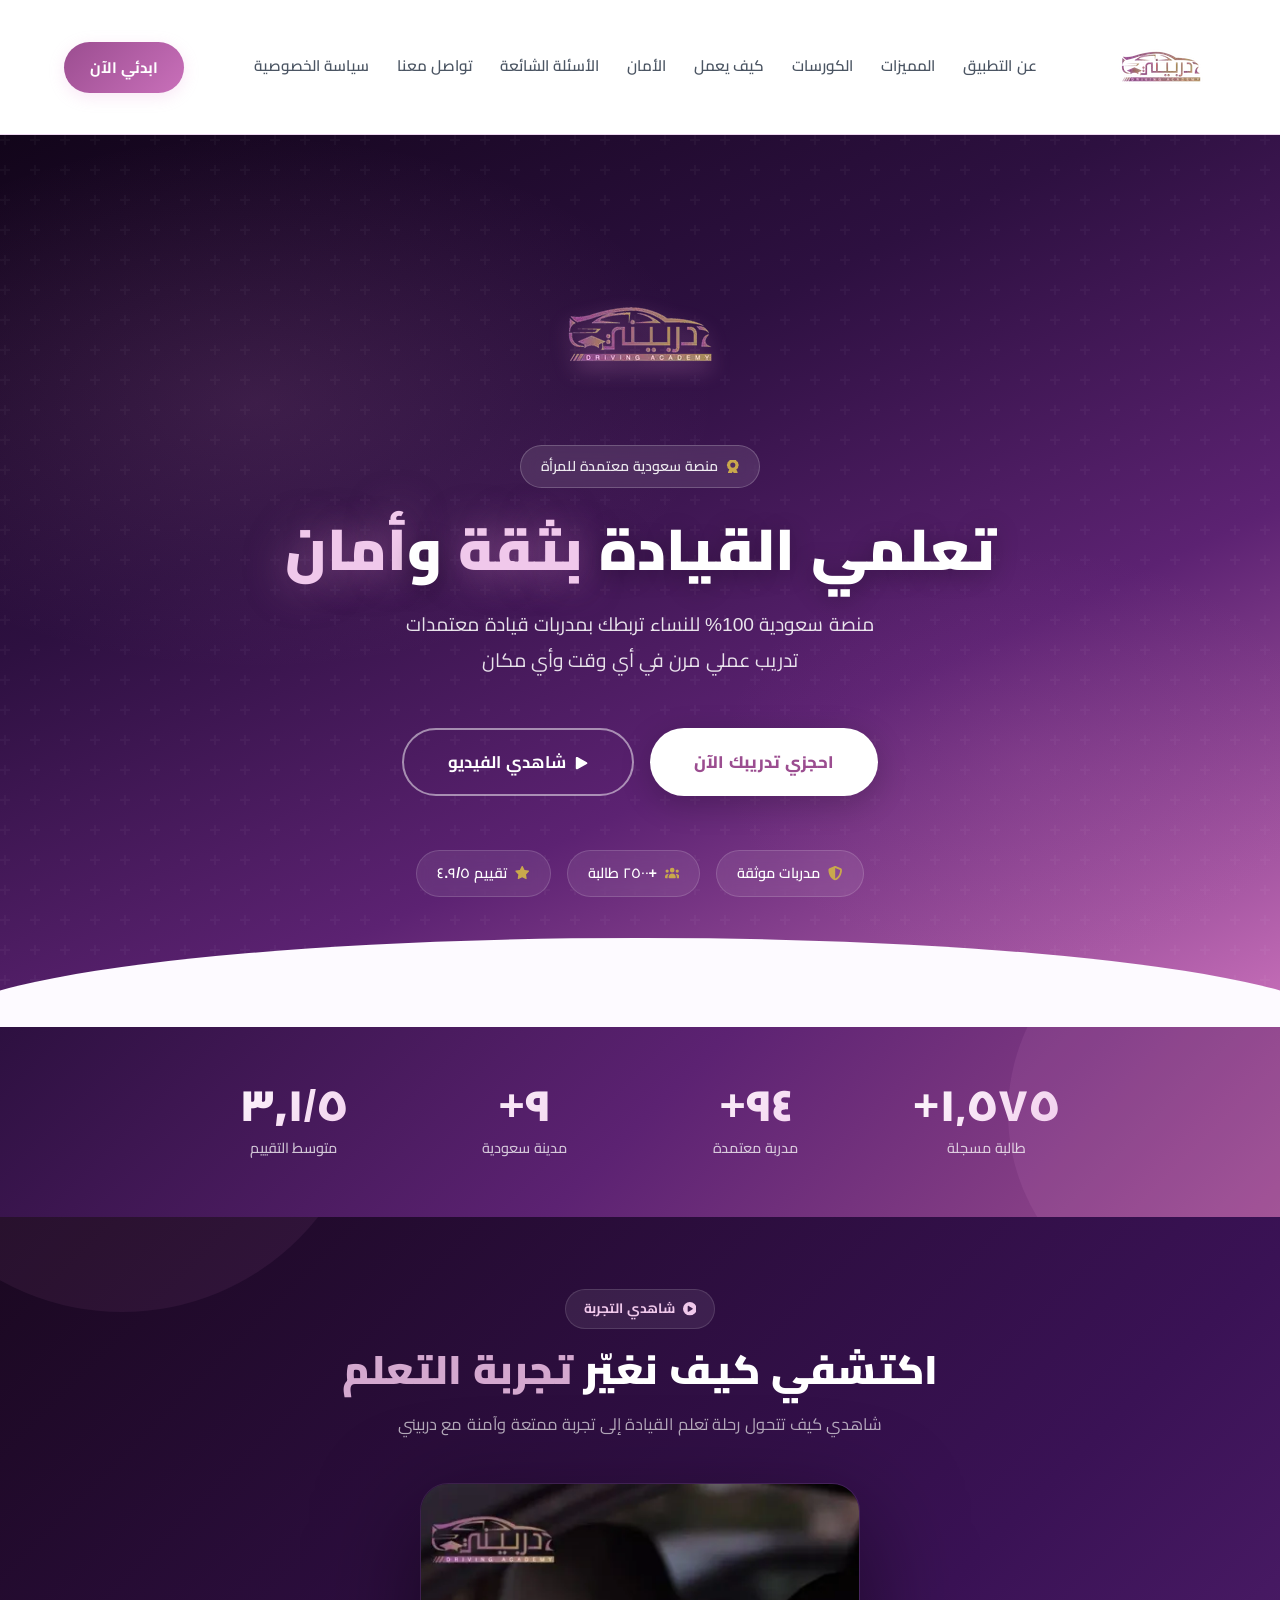
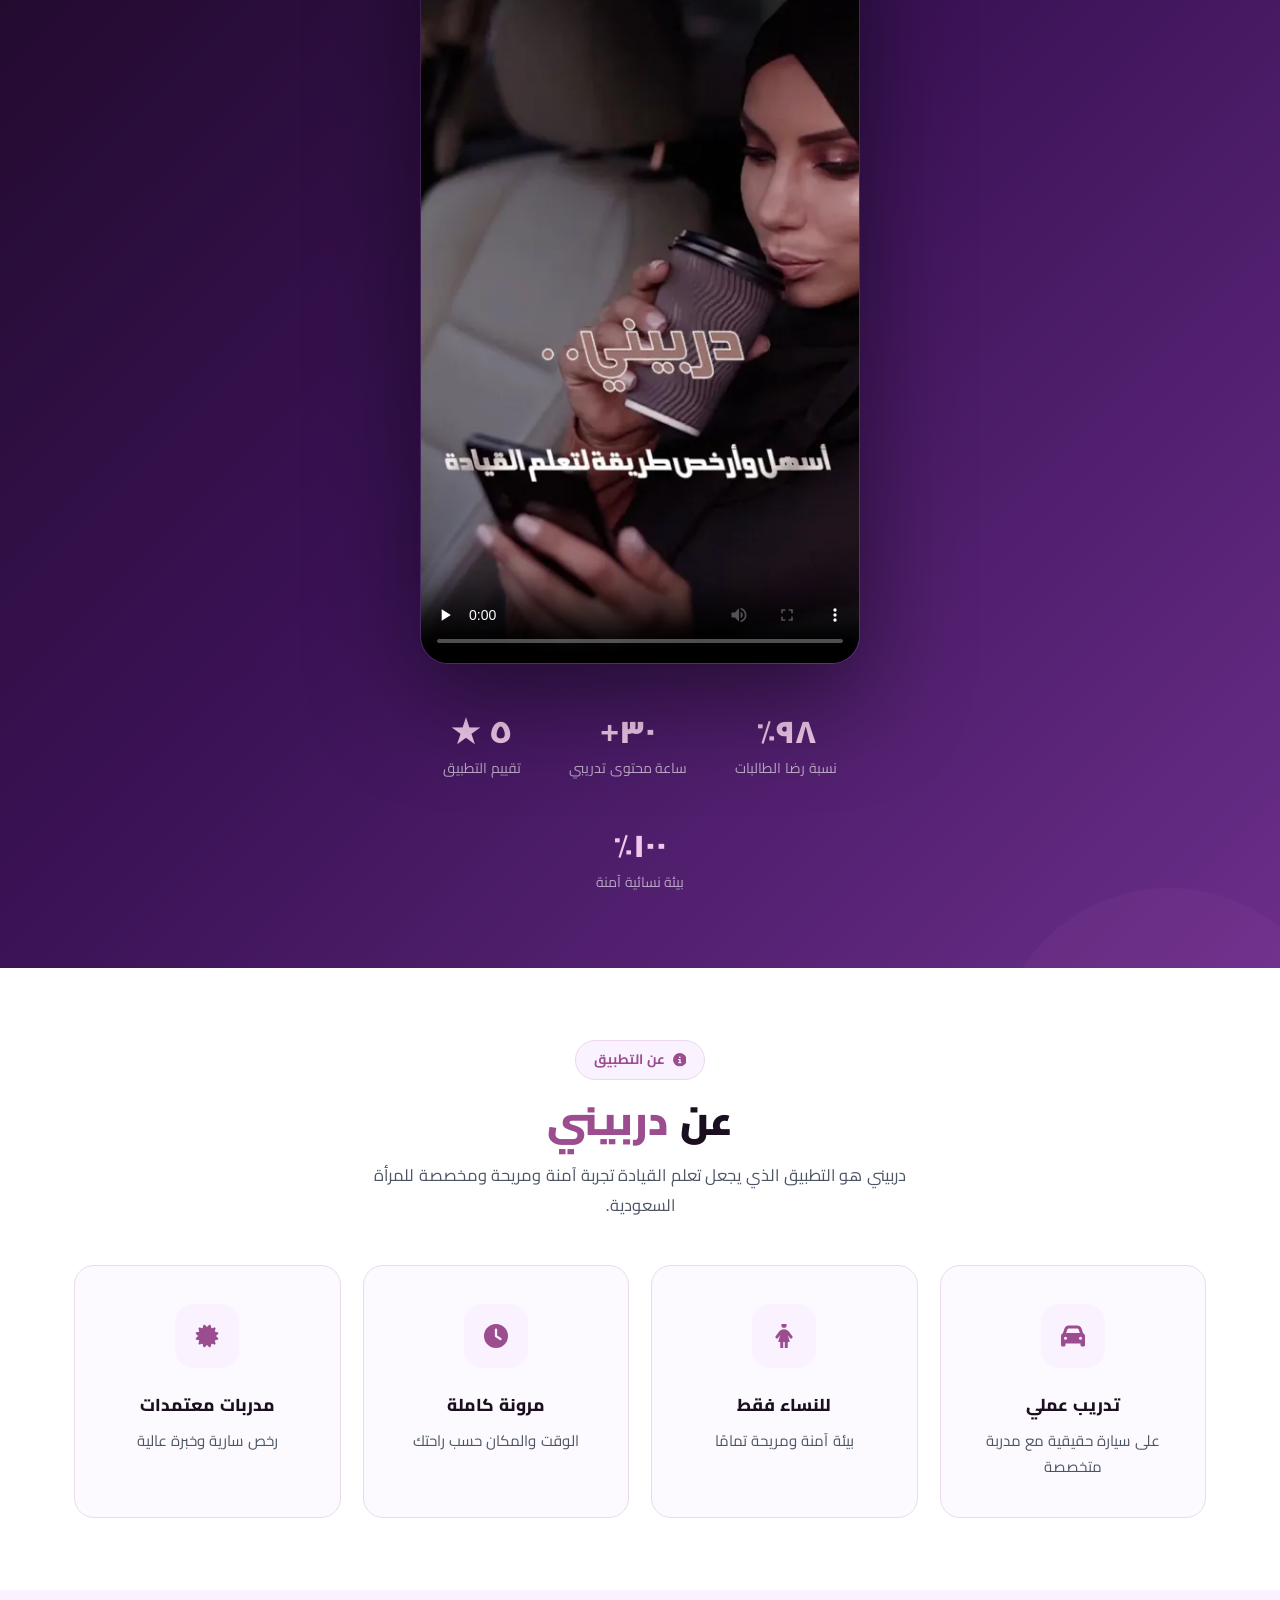
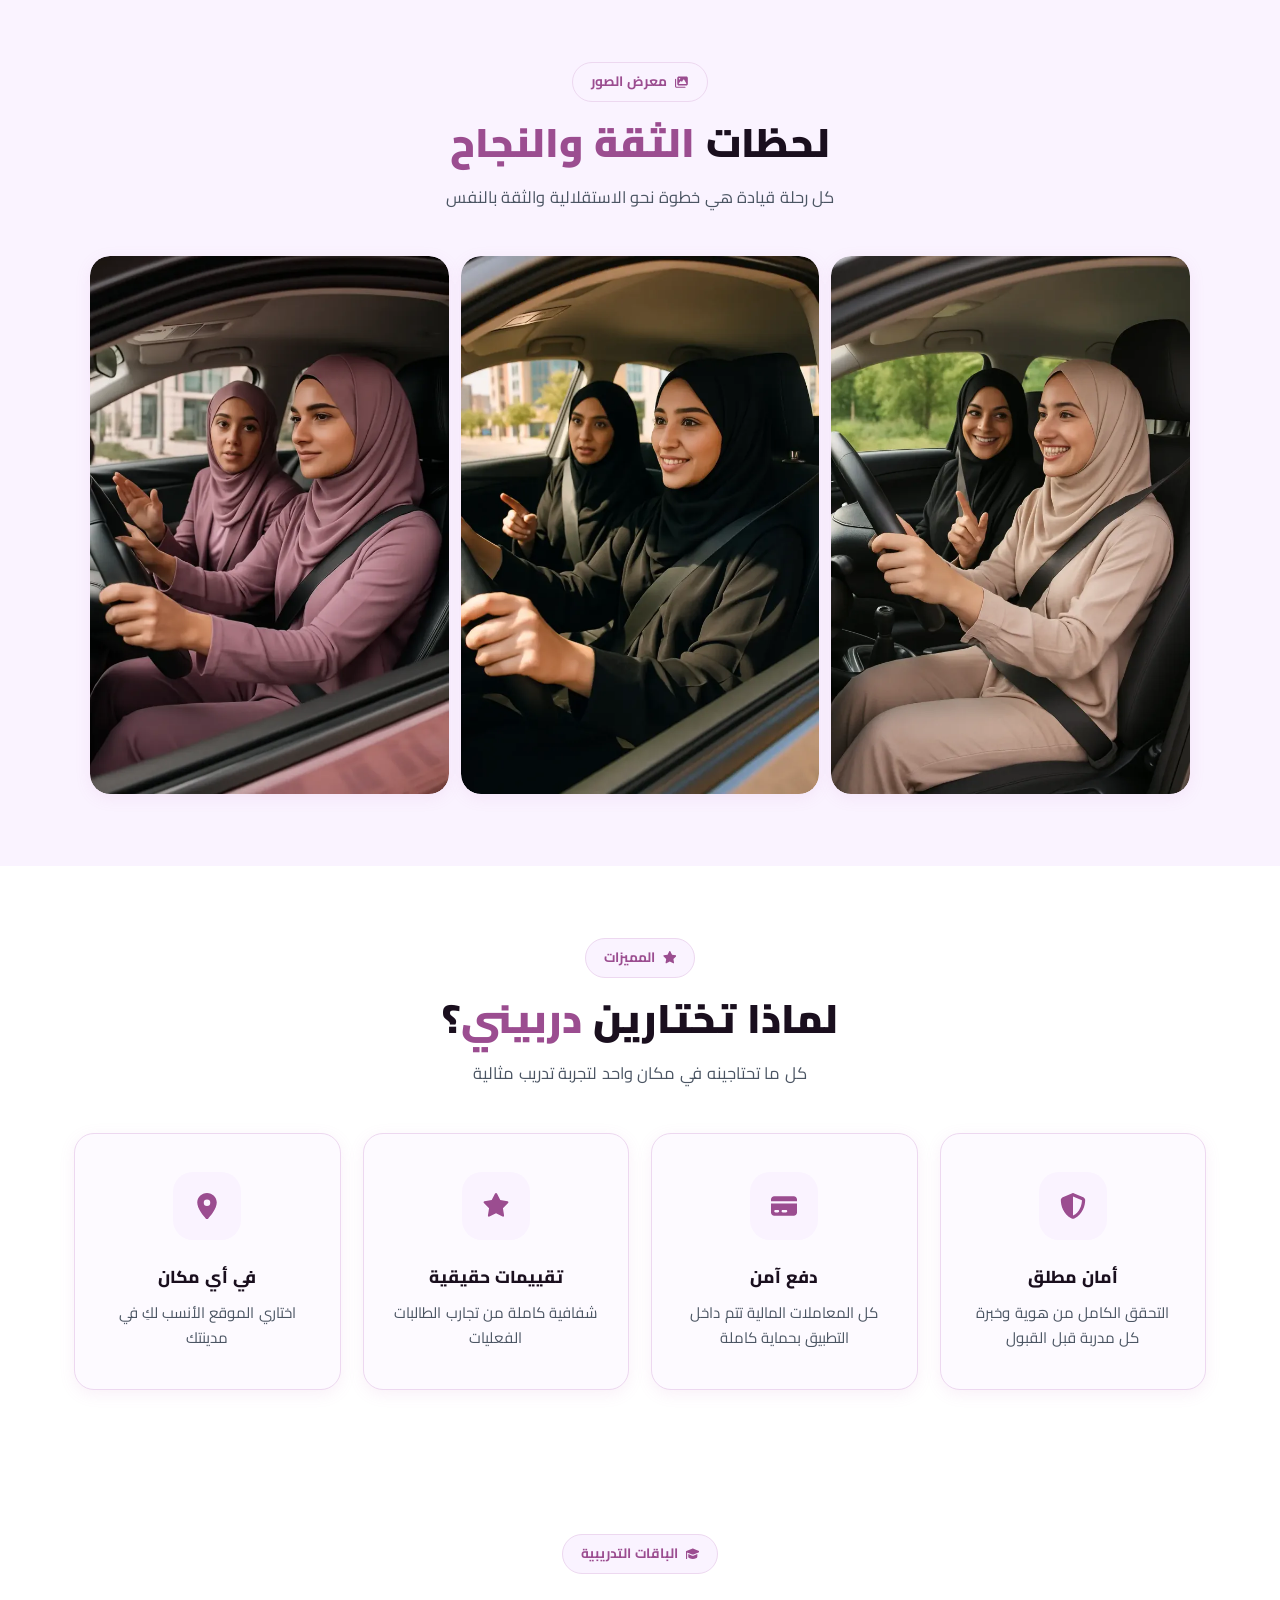
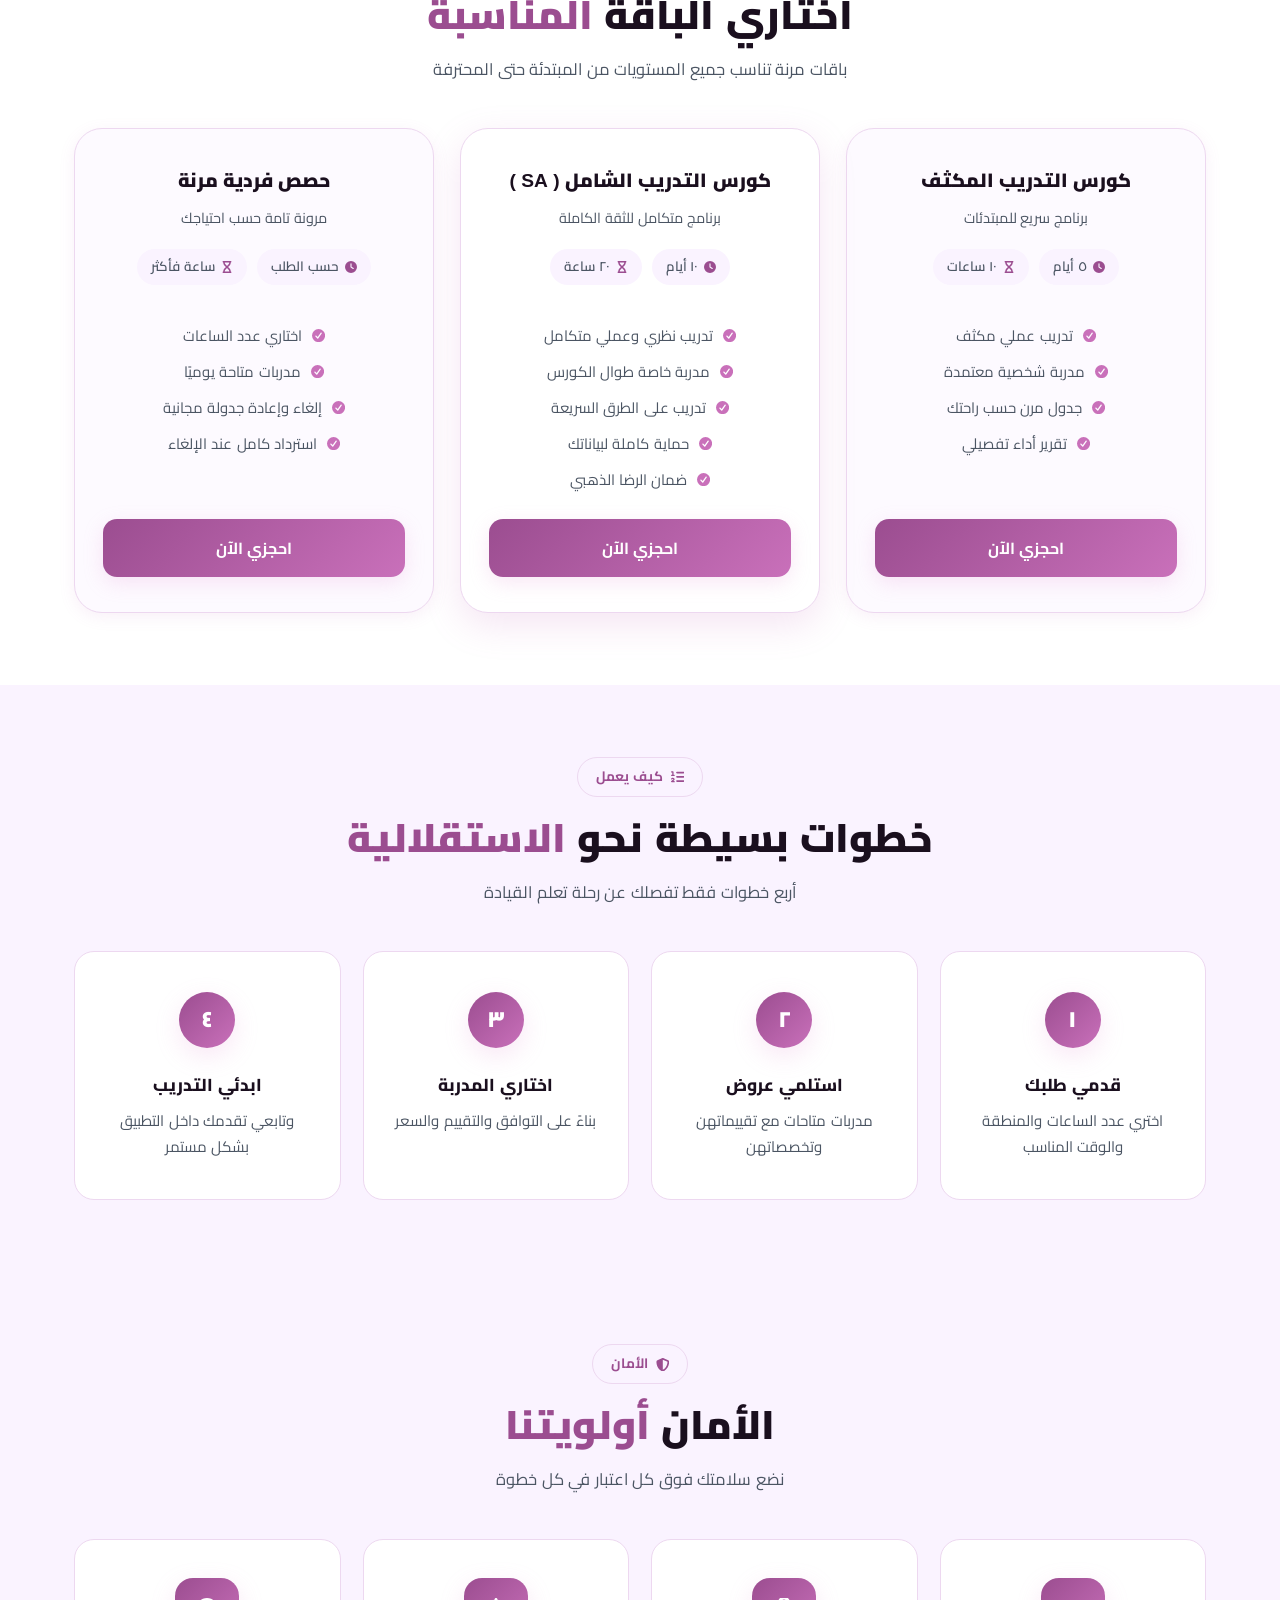
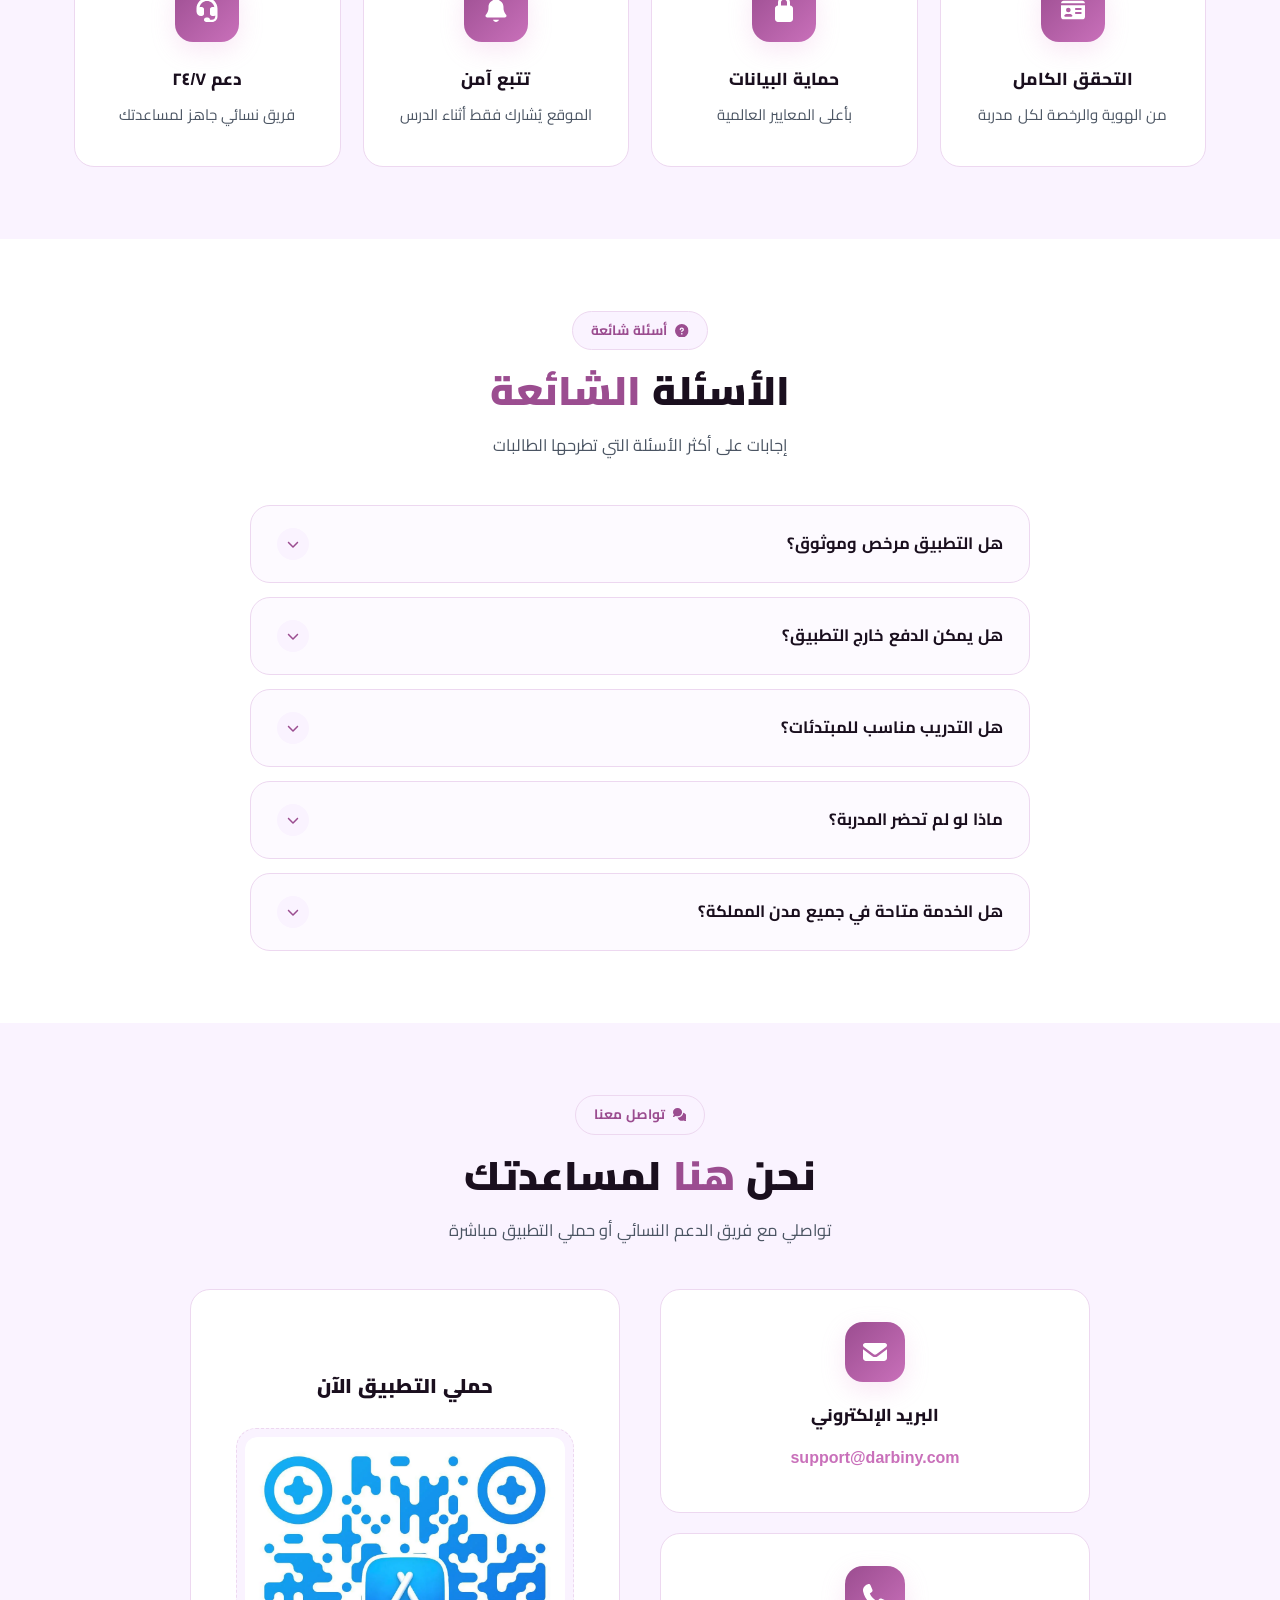
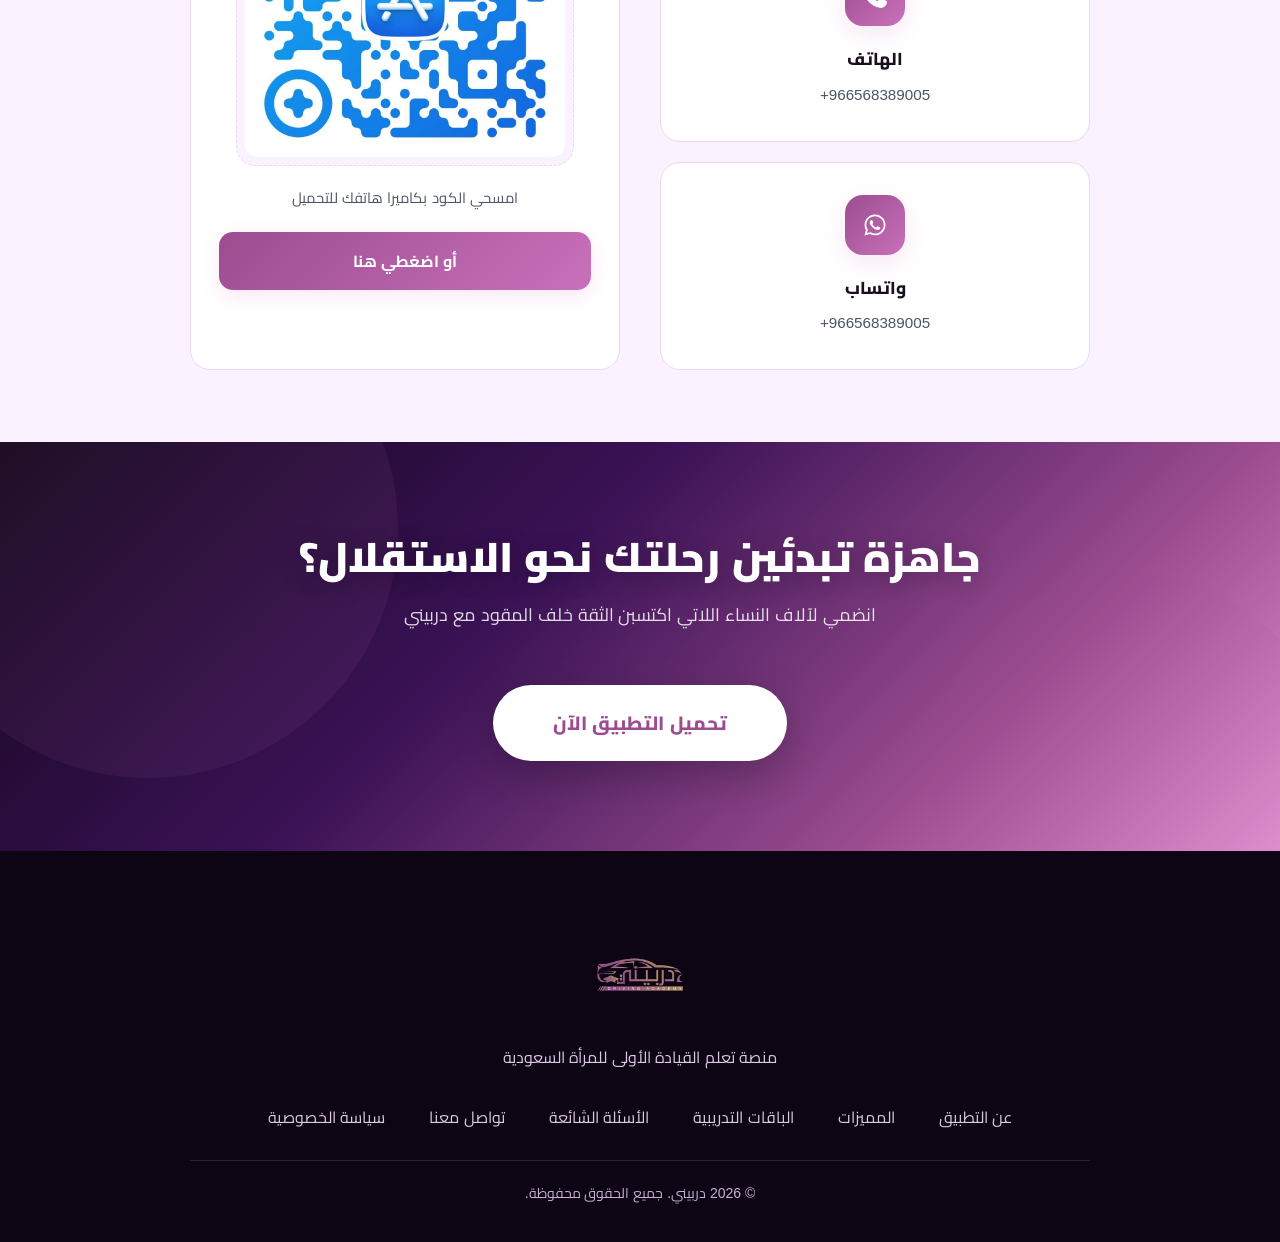
<file: index.html>
<!doctype html>
<html lang="ar" dir="rtl">
  <head>
    <meta charset="UTF-8" />
    <meta
      name="viewport"
      content="width=device-width, initial-scale=1.0, viewport-fit=cover"
    />
    <title>دربيني | تعلمي القيادة بثقة وأمان - منصة سعودية معتمدة</title>
    <meta
      name="description"
      content="دربيني: منصة سعودية 100% للنساء لتعلم القيادة مع مدربات معتمدات. تدريب عملي مرن في أي وقت وأي مكان."
    />
    <link rel="icon" href="media/Logo.gif" />
    <link rel="canonical" href="https://darbiny.com/" />
    <link rel="alternate" hreflang="ar-SA" href="https://darbiny.com/" />
    <link rel="alternate" hreflang="x-default" href="https://darbiny.com/" />
    <meta name="theme-color" content="#c970ba" />
    <meta property="og:type" content="website" />
    <meta
      property="og:title"
      content="دربيني | تعلمي القيادة بثقة وأمان - منصة سعودية معتمدة"
    />
    <meta
      property="og:description"
      content="دربيني: منصة سعودية 100% للنساء لتعلم القيادة مع مدربات معتمدات. تدريب عملي مرن في أي وقت وأي مكان."
    />
    <meta property="og:url" content="https://darbiny.com/" />
    <meta property="og:site_name" content="دربيني" />
    <meta property="og:locale" content="ar_SA" />
    <meta
      property="og:image"
      content="https://darbiny.com/media/videoCover.webp"
    />
    <meta property="og:image:width" content="720" />
    <meta property="og:image:height" content="1280" />
    <meta
      property="og:image:alt"
      content="شعار دربيني - منصة تعلم القيادة للنساء"
    />
    <meta name="twitter:card" content="summary" />
    <meta
      name="twitter:title"
      content="دربيني | تعلمي القيادة بثقة وأمان - منصة سعودية معتمدة"
    />
    <meta
      name="twitter:description"
      content="دربيني: منصة سعودية 100% للنساء لتعلم القيادة مع مدربات معتمدات. تدريب عملي مرن في أي وقت وأي مكان."
    />
    <link
      rel="preload"
      as="font"
      type="font/woff2"
      crossorigin
      href="media/fonts/cairo-arabic.woff2"
      fetchpriority="high"
    />
    <style>
      /* Critical CSS — Above‑the‑fold only (Navbar + Hero) */
      @font-face {
        font-family: "Cairo";
        font-style: normal;
        font-weight: 400 900;
        font-display: block;
        src: url("media/fonts/cairo-arabic.woff2") format("woff2");
        unicode-range:
          U+0600-06FF, U+0750-077F, U+0870-088E, U+0890-0891, U+0897-08E1,
          U+08E3-08FF, U+200C-200E, U+2010-2011, U+204F, U+2E41, U+FB50-FDFF,
          U+FE70-FE74, U+FE76-FEFC, U+102E0-102FB, U+10E60-10E7E, U+10EC2-10EC4,
          U+10EFC-10EFF, U+1EE00-1EE03, U+1EE05-1EE1F, U+1EE21-1EE22, U+1EE24,
          U+1EE27, U+1EE29-1EE32, U+1EE34-1EE37, U+1EE39, U+1EE3B, U+1EE42,
          U+1EE47, U+1EE49, U+1EE4B, U+1EE4D-1EE4F, U+1EE51-1EE52, U+1EE54,
          U+1EE57, U+1EE59, U+1EE5B, U+1EE5D, U+1EE5F, U+1EE61-1EE62, U+1EE64,
          U+1EE67-1EE6A, U+1EE6C-1EE72, U+1EE74-1EE77, U+1EE79-1EE7C, U+1EE7E,
          U+1EE80-1EE89, U+1EE8B-1EE9B, U+1EEA1-1EEA3, U+1EEA5-1EEA9,
          U+1EEAB-1EEBB, U+1EEF0-1EEF1;
      }
      .icon {
        display: inline-block;
        width: 1em;
        height: 1em;
        fill: currentColor;
        vertical-align: middle;
        flex-shrink: 0;
      }
      :root {
        --primary: #c970ba;
        --primary-light: #e293d1;
        --primary-dark: #9b4d90;
        --primary-glow: rgba(226, 147, 209, 0.22);
        --accent: #c9a84c;
        --text: #1a0f1e;
        --light-text: #4b5563;
        --muted-text: #6b7280;
        --bg: #fdfaff;
        --bg-soft: #faf3ff;
        --bg-card: #fff;
        --border: #edd8f0;
        --white: #fff;
        --shadow-sm: 0 4px 16px rgba(201, 112, 186, 0.1);
        --shadow-md: 0 12px 36px rgba(201, 112, 186, 0.18);
        --shadow-lg: 0 24px 64px rgba(201, 112, 186, 0.24);
        --radius-sm: 14px;
        --radius: 20px;
        --radius-lg: 28px;
      }
      *,
      :after,
      :before {
        margin: 0;
        padding: 0;
        box-sizing: border-box;
      }
      html {
        scroll-behavior: smooth;
      }
      body {
        font-family: "Cairo", sans-serif;
        background: var(--bg);
        color: var(--text);
        direction: rtl;
        line-height: 1.75;
        -webkit-font-smoothing: antialiased;
        -webkit-tap-highlight-color: transparent;
        min-height: 100vh;
      }
      :focus-visible {
        outline: 3px solid var(--primary);
        outline-offset: 2px;
        border-radius: 4px;
      }
      .cta-primary:focus-visible,
      .cta-secondary:focus-visible,
      .btn-course:focus-visible {
        outline-offset: 3px;
        outline-color: var(--accent);
      }
      .skip-link {
        position: fixed;
        top: -100%;
        right: 16px;
        z-index: 10000;
        background: var(--primary-dark);
        color: #fff;
        padding: 12px 24px;
        border-radius: 0 0 var(--radius-sm) var(--radius-sm);
        font-weight: 700;
        font-size: 1rem;
        text-decoration: none;
        transition: top 0.25s ease;
      }
      .skip-link:focus {
        top: 0;
      }
      .container {
        max-width: 1180px;
        margin: 0 auto;
        padding: 0 24px;
      }
      .navbar {
        display: flex;
        align-items: center;
        justify-content: space-between;
        padding: 12px 5%;
        background: rgba(255, 255, 255, 0.97);
        -webkit-backdrop-filter: blur(20px);
        backdrop-filter: blur(20px);
        position: sticky;
        top: 0;
        z-index: 1000;
        border-bottom: 1px solid var(--border);
        will-change: backdrop-filter;
        transition: box-shadow 0.35s ease, padding 0.35s ease;
        gap: 16px;
        flex-wrap: wrap;
      }
      .navbar.scrolled {
        padding: 8px 5%;
        box-shadow: 0 6px 28px rgba(201, 112, 186, 0.14);
      }
      .logo {
        display: flex;
        align-items: center;
        gap: 10px;
        text-decoration: none;
        z-index: 10;
        flex-shrink: 0;
      }
      .logo img {
        height: 110px;
        width: auto;
        object-fit: contain;
        transition:
          transform 0.3s ease,
          height 0.3s ease;
      }
      .logo img:hover {
        transform: scale(1.04);
      }
      .desktop-nav {
        display: flex;
        gap: 28px;
        flex-wrap: wrap;
        justify-content: center;
      }
      .desktop-nav a {
        text-decoration: none;
        color: var(--light-text);
        font-weight: 600;
        font-size: 0.95rem;
        transition: color 0.25s;
        position: relative;
        padding-bottom: 1px;
      }
      .desktop-nav a:after {
        content: "";
        position: absolute;
        bottom: 0;
        right: 0;
        width: 0;
        height: 2px;
        background: var(--primary);
        border-radius: 2px;
        transition: width 0.3s ease;
      }
      .desktop-nav a:hover {
        color: var(--primary);
      }
      .desktop-nav a:hover:after {
        width: 100%;
      }
      .cta {
        background: linear-gradient(
          135deg,
          var(--primary-dark),
          var(--primary)
        );
        color: #fff;
        border: none;
        padding: 11px 26px;
        border-radius: 50px;
        font-weight: 700;
        font-size: 0.95rem;
        font-family: "Cairo", sans-serif;
        cursor: pointer;
        transition: transform 0.3s ease, box-shadow 0.3s ease;
        box-shadow: 0 4px 16px var(--primary-glow);
        white-space: nowrap;
      }
      .cta:hover {
        transform: translateY(-2px);
        box-shadow: 0 8px 28px var(--primary-glow);
      }
      .hamburger {
        display: none;
        flex-direction: column;
        justify-content: center;
        align-items: center;
        gap: 5px;
        width: 44px;
        height: 44px;
        cursor: pointer;
        z-index: 20;
        background: none;
        border: none;
        padding: 0;
      }
      .hamburger span {
        display: block;
        width: 28px;
        height: 3px;
        background: var(--light-text);
        border-radius: 3px;
        transition: transform 0.35s cubic-bezier(0.4, 0, 0.2, 1), opacity 0.35s ease;
        position: relative;
        flex-shrink: 0;
      }
      .hamburger.active span:first-child {
        transform: rotate(45deg) translate(5px, 5px);
      }
      .hamburger.active span:nth-child(2) {
        opacity: 0;
        transform: scale(0.2);
      }
      .hamburger.active span:nth-child(3) {
        transform: rotate(-45deg) translate(6px, -6px);
      }
      .mobile-menu {
        position: fixed;
        top: 0;
        left: 0;
        width: 100%;
        height: 100vh;
        background: rgba(255, 255, 255, 0.98);
        -webkit-backdrop-filter: blur(25px);
        backdrop-filter: blur(25px);
        display: flex;
        flex-direction: column;
        align-items: center;
        justify-content: flex-start;
        padding: 90px 20px 40px;
        gap: 28px;
        z-index: 999;
        visibility: hidden;
        opacity: 0;
        transform: translateY(-100%);
        transition:
          transform 0.5s cubic-bezier(0.32, 0.72, 0, 1),
          opacity 0.4s ease,
          visibility 0s 0.5s;
        border-bottom: 1px solid var(--border);
        will-change: backdrop-filter;
        overflow-y: auto;
        -webkit-overflow-scrolling: touch;
        overscroll-behavior: contain;
      }
      .mobile-menu.active {
        visibility: visible;
        opacity: 1;
        transform: translateY(0);
        transition:
          transform 0.5s cubic-bezier(0.32, 0.72, 0, 1),
          opacity 0.4s ease,
          visibility 0s 0s;
      }
      .mobile-menu nav {
        flex-direction: column;
        gap: 28px;
        align-items: center;
        display: flex;
      }
      .mobile-menu nav a {
        font-size: 1.35rem;
        padding: 8px 0;
        text-decoration: none;
        color: var(--text);
        font-weight: 700;
      }
      .mobile-menu .cta {
        padding: 14px 36px;
        font-size: 1.1rem;
        margin-top: 16px;
      }
      @media (max-width: 992px) {
        .hamburger {
          display: flex;
        }
        .desktop-nav,
        .desktop-cta {
          display: none;
        }
        .logo img {
          height: 85px;
        }
        .navbar {
          padding: 10px 5%;
        }
      }
      @media (max-width: 480px) {
        .navbar {
          padding: 5px 3%;
        }
        .logo img {
          height: 75px;
        }
        .mobile-menu {
          gap: 24px;
        }
        .mobile-menu nav a {
          font-size: 1.25rem;
        }
      }
      .hero {
        background: linear-gradient(
          155deg,
          #12051a 0%,
          #2d1040 35%,
          #5c2272 65%,
          #c970ba 100%
        );
        color: #fff;
        padding: 100px 20px 130px;
        text-align: center;
        position: relative;
        overflow: hidden;
      }
      .hero:before {
        content: "";
        position: absolute;
        inset: 0;
        background:
          radial-gradient(
            ellipse 60% 50% at 20% 30%,
            rgba(226, 147, 209, 0.12) 0%,
            transparent 60%
          ),
          radial-gradient(
            ellipse 40% 40% at 80% 70%,
            rgba(201, 112, 186, 0.1) 0%,
            transparent 60%
          ),
          url("data:image/svg+xml,%3Csvg width='60' height='60' viewBox='0 0 60 60' xmlns='http://www.w3.org/2000/svg'%3E%3Cg fill='none' fill-rule='evenodd'%3E%3Cg fill='%23ffffff' fill-opacity='0.03'%3E%3Cpath d='M36 34v-4h-2v4h-4v2h4v4h2v-4h4v-2h-4zm0-30V0h-2v4h-4v2h4v4h2V6h4V4h-4zM6 34v-4H4v4H0v2h4v4h2v-4h4v-2H6zM6 4V0H4v4H0v2h4v4h2V6h4V4H6z'/%3E%3C/g%3E%3C/g%3E%3C/svg%3E");
        pointer-events: none;
      }
      .hero:after {
        content: "";
        position: absolute;
        bottom: -1px;
        left: 0;
        right: 0;
        height: 90px;
        background: var(--bg);
        clip-path: ellipse(55% 100% at 50% 100%);
      }
      .hero-content {
        position: relative;
        z-index: 1;
        max-width: 820px;
        margin: 0 auto;
      }
      .hero-logo {
        margin-bottom: 10px;
      }
      .hero-logo {
        display: flex;
        align-items: center;
        justify-content: center;
        margin-bottom: 10px;
      }
      .hero-logo img {
        height: 200px;
        width: auto;
        max-width: 100%;
        object-fit: contain;
        filter: drop-shadow(0 8px 10px rgba(226, 147, 209, 0.4));
        animation: floatLogo 4s ease-in-out 1;
      }
      @keyframes floatLogo {
        0%,
        to {
          transform: translateY(0);
        }
        50% {
          transform: translateY(-10px);
        }
      }
      .hero-badge {
        display: inline-flex;
        align-items: center;
        gap: 8px;
        background: rgba(255, 255, 255, 0.1);
        border: 1px solid rgba(255, 255, 255, 0.2);
        color: rgba(255, 255, 255, 0.9);
        padding: 8px 20px;
        border-radius: 50px;
        font-size: 0.88rem;
        font-weight: 600;
        margin-bottom: 28px;
        backdrop-filter: blur(8px);
      }
      .hero-badge .icon {
        color: var(--accent);
        font-size: 0.85rem;
      }
      .hero-content h1 {
        font-size: 3.6rem;
        font-weight: 900;
        line-height: 1.2;
        margin-bottom: 22px;
        text-shadow: 0 4px 24px rgba(0, 0, 0, 0.3);
      }
      .highlight {
        color: #f0c8eb;
        text-shadow: 0 0 40px rgba(226, 147, 209, 0.5);
      }
      .highlight-soft {
        color: #d4a8cf;
      }
      .hero-subtitle {
        font-size: 1.2rem;
        max-width: 640px;
        margin: 0 auto 48px;
        opacity: 0.88;
        line-height: 1.9;
      }
      .hero-buttons {
        display: flex;
        gap: 16px;
        justify-content: center;
        flex-wrap: wrap;
        margin-bottom: 54px;
      }
      .cta-primary {
        background: #fff;
        color: var(--primary-dark);
        padding: 16px 44px;
        border-radius: 50px;
        font-weight: 800;
        font-size: 1.05rem;
        font-family: "Cairo", sans-serif;
        border: none;
        cursor: pointer;
        transition: transform 0.35s ease, box-shadow 0.35s ease;
        box-shadow: 0 8px 32px rgba(0, 0, 0, 0.2);
      }
      .cta-primary:hover {
        transform: translateY(-5px);
        box-shadow: 0 16px 48px rgba(0, 0, 0, 0.3);
      }
      .cta-secondary {
        background: transparent;
        color: #fff;
        border: 2px solid rgba(255, 255, 255, 0.5);
        padding: 16px 44px;
        border-radius: 50px;
        font-weight: 700;
        font-size: 1.05rem;
        font-family: "Cairo", sans-serif;
        cursor: pointer;
        transition: transform 0.35s ease, background 0.35s ease, border-color 0.35s ease;
      }
      .cta-secondary:hover {
        background: rgba(255, 255, 255, 0.12);
        border-color: #fff;
      }
      .cta-secondary .icon {
        margin-left: 8px;
        font-size: 0.85em;
      }
      .trust-badges {
        display: flex;
        gap: 16px;
        justify-content: center;
        flex-wrap: wrap;
      }
      .trust-badges div {
        display: flex;
        align-items: center;
        gap: 8px;
        background: rgba(255, 255, 255, 0.08);
        border: 1px solid rgba(255, 255, 255, 0.15);
        backdrop-filter: blur(8px);
        padding: 10px 20px;
        border-radius: 50px;
        font-size: 0.9rem;
        font-weight: 600;
      }
      .trust-badges div .icon {
        color: var(--accent);
      }
    </style>

    <!-- Deferred: style.css (غير معيق للعرض) -->
    <link
      rel="stylesheet"
      href="style.css"
      media="print"
      onload="
        this.media = 'all';
        this.onload = null;
      "
    />
    <noscript><link rel="stylesheet" href="style.css" /></noscript>

    <link
      rel="preload"
      as="image"
      href="media/hero-logo.webp"
      fetchpriority="high"
    />

    <script type="application/ld+json">
      {
        "@context": "https://schema.org",
        "@type": "Organization",
        "name": "دربيني",
        "url": "https://darbiny.com/",
        "logo": "https://darbiny.com/media/Logo.gif",
        "description": "منصة سعودية 100% للنساء لتعلم القيادة مع مدربات معتمدات",
        "contactPoint": {
          "@type": "ContactPoint",
          "telephone": "+966-56-838-9005",
          "contactType": "customer support",
          "email": "support@darbiny.com",
          "availableLanguage": ["Arabic", "English"]
        },
        "aggregateRating": {
          "@type": "AggregateRating",
          "ratingValue": "4.9",
          "reviewCount": "2500",
          "bestRating": "5"
        }
      }
    </script>
    <script type="application/ld+json">
      {
        "@context": "https://schema.org",
        "@type": "WebSite",
        "name": "دربيني",
        "url": "https://darbiny.com/",
        "description": "منصة سعودية 100% للنساء لتعلم القيادة مع مدربات معتمدات",
        "inLanguage": "ar",
        "potentialAction": {
          "@type": "SearchAction",
          "target": "https://darbiny.com/?q={search_term_string}",
          "query-input": "required name=search_term_string"
        }
      }
    </script>
    <!-- Google tag (gtag.js) -->
    <script async src="https://www.googletagmanager.com/gtag/js?id=G-D33ZSE5MZ0"></script>
    <script>
      window.dataLayer = window.dataLayer || [];
      function gtag(){dataLayer.push(arguments);}
      gtag('js', new Date());
      gtag('config', 'G-D33ZSE5MZ0');
    </script>

    <script type="application/ld+json">
      {
        "@context": "https://schema.org",
        "@type": "ItemList",
        "name": "الباقات التدريبية دربيني",
        "description": "باقات مرنة لتعلم القيادة للنساء في السعودية",
        "url": "https://darbiny.com/#courses",
        "itemListElement": [
          {
            "@type": "ListItem",
            "position": 1,
            "item": {
              "@type": "Course",
              "name": "كورس التدريب المكثف",
              "description": "برنامج سريع للمبتدئات - تدريب عملي مكثف مع مدربة شخصية معتمدة",
              "provider": {
                "@type": "Organization",
                "name": "دربيني",
                "sameAs": "https://darbiny.com/"
              },
              "timeRequired": "PT10H"
            }
          },
          {
            "@type": "ListItem",
            "position": 2,
            "item": {
              "@type": "Course",
              "name": "كورس التدريب الشامل",
              "description": "برنامج متكامل للثقة الكاملة - تدريب نظري وعملي مع مدربة خاصة",
              "provider": {
                "@type": "Organization",
                "name": "دربيني",
                "sameAs": "https://darbiny.com/"
              },
              "timeRequired": "PT20H"
            }
          },
          {
            "@type": "ListItem",
            "position": 3,
            "item": {
              "@type": "Course",
              "name": "حصص فردية مرنة",
              "description": "مرونة تامة حسب احتياجك - اختاري عدد الساعات والمدربة",
              "provider": {
                "@type": "Organization",
                "name": "دربيني",
                "sameAs": "https://darbiny.com/"
              }
            }
          }
        ]
      }
    </script>
  </head>
  <body>
    <!-- Google Tag Manager (noscript) -->
    <noscript><iframe src="https://www.googletagmanager.com/ns.html?id=GTM-TWV7TV29"
    height="0" width="0" style="display:none;visibility:hidden"></iframe></noscript>
    <!-- End Google Tag Manager (noscript) -->

    <svg
      xmlns="http://www.w3.org/2000/svg"
      style="display: none"
      aria-hidden="true"
    >
      <symbol id="fa-award" viewBox="0 0 448 512">
        <path
          d="M245.9-25.9c-13.4-8.2-30.3-8.2-43.7 0-24.4 14.9-39.5 18.9-68.1 18.3-15.7-.4-30.3 8.1-37.9 21.9-13.7 25.1-24.8 36.2-49.9 49.9-13.8 7.5-22.2 22.2-21.9 37.9 .7 28.6-3.4 43.7-18.3 68.1-8.2 13.4-8.2 30.3 0 43.7 14.9 24.4 18.9 39.5 18.3 68.1-.4 15.7 8.1 30.3 21.9 37.9 22.1 12.1 33.3 22.1 45.1 41.5L42.7 458.5c-5.9 11.9-1.1 26.3 10.7 32.2l86 43c11.5 5.7 25.5 1.4 31.7-9.8l52.8-95.1 52.8 95.1c6.2 11.2 20.2 15.6 31.7 9.8l86-43c11.9-5.9 16.7-20.3 10.7-32.2l-48.6-97.2c11.7-19.4 23-29.4 45.1-41.5 13.8-7.5 22.2-22.2 21.9-37.9-.7-28.6 3.4-43.7 18.3-68.1 8.2-13.4 8.2-30.3 0-43.7-14.9-24.4-18.9-39.5-18.3-68.1 .4-15.7-8.1-30.3-21.9-37.9-25.1-13.7-36.2-24.8-49.9-49.9-7.5-13.8-22.2-22.2-37.9-21.9-28.6 .7-43.7-3.4-68.1-18.3zM224 96a96 96 0 1 1 0 192 96 96 0 1 1 0-192z"
        />
      </symbol>
      <symbol id="fa-bell" viewBox="0 0 448 512">
        <path
          d="M224 0c-17.7 0-32 14.3-32 32l0 3.2C119 50 64 114.6 64 192l0 21.7c0 48.1-16.4 94.8-46.4 132.4L7.8 358.3C2.7 364.6 0 372.4 0 380.5 0 400.1 15.9 416 35.5 416l376.9 0c19.6 0 35.5-15.9 35.5-35.5 0-8.1-2.7-15.9-7.8-22.2l-9.8-12.2C400.4 308.5 384 261.8 384 213.7l0-21.7c0-77.4-55-142-128-156.8l0-3.2c0-17.7-14.3-32-32-32zM162 464c7.1 27.6 32.2 48 62 48s54.9-20.4 62-48l-124 0z"
        />
      </symbol>
      <symbol id="fa-car" viewBox="0 0 512 512">
        <path
          d="M135.2 117.4l-26.1 74.6 293.8 0-26.1-74.6C372.3 104.6 360.2 96 346.6 96L165.4 96c-13.6 0-25.7 8.6-30.2 21.4zM39.6 196.8L74.8 96.3C88.3 57.8 124.6 32 165.4 32l181.2 0c40.8 0 77.1 25.8 90.6 64.3l35.2 100.5c23.2 9.6 39.6 32.5 39.6 59.2l0 192c0 17.7-14.3 32-32 32l-32 0c-17.7 0-32-14.3-32-32l0-32-320 0 0 32c0 17.7-14.3 32-32 32l-32 0c-17.7 0-32-14.3-32-32L0 256c0-26.7 16.4-49.6 39.6-59.2zM128 304a32 32 0 1 0 -64 0 32 32 0 1 0 64 0zm288 32a32 32 0 1 0 0-64 32 32 0 1 0 0 64z"
        />
      </symbol>
      <symbol id="fa-certificate" viewBox="0 0 576 512">
        <path
          d="M239.2-8c-6.1-6.2-15-8.7-23.4-6.4S200.9-5.6 198.8 2.8L183.5 63c-1.1 4.4-5.6 7-9.9 5.7L113.8 51.9c-8.4-2.4-17.4 0-23.5 6.1s-8.5 15.1-6.1 23.5l16.9 59.8c1.2 4.3-1.4 8.8-5.7 9.9L35.1 166.5c-8.4 2.1-15 8.7-17.3 17.1s.2 17.3 6.4 23.4l44.5 43.3c3.2 3.1 3.2 8.3 0 11.5L24.3 305.1c-6.2 6.1-8.7 15-6.4 23.4s8.9 14.9 17.3 17.1l60.2 15.3c4.4 1.1 7 5.6 5.7 9.9L84.2 430.5c-2.4 8.4 0 17.4 6.1 23.5s15.1 8.5 23.5 6.1l59.8-16.9c4.3-1.2 8.8 1.4 9.9 5.7l15.3 60.2c2.1 8.4 8.7 15 17.1 17.3s17.3-.2 23.4-6.4l43.3-44.5c3.1-3.2 8.3-3.2 11.5 0L337.3 520c6.1 6.2 15 8.7 23.4 6.4s14.9-8.9 17.1-17.3L393.1 449c1.1-4.4 5.6-7 9.9-5.7l59.8 16.9c8.4 2.4 17.4 0 23.5-6.1s8.5-15.1 6.1-23.5l-16.9-59.8c-1.2-4.3 1.4-8.8 5.7-9.9l60.2-15.3c8.4-2.1 15-8.7 17.3-17.1s-.2-17.4-6.4-23.4l-44.5-43.3c-3.2-3.1-3.2-8.3 0-11.5l44.5-43.3c6.2-6.1 8.7-15 6.4-23.4s-8.9-14.9-17.3-17.1l-60.2-15.3c-4.4-1.1-7-5.6-5.7-9.9l16.9-59.8c2.4-8.4 0-17.4-6.1-23.5s-15.1-8.5-23.5-6.1L403 68.8c-4.3 1.2-8.8-1.4-9.9-5.7L377.8 2.8c-2.1-8.4-8.7-15-17.1-17.3s-17.3 .2-23.4 6.4L294 36.5c-3.1 3.2-8.3 3.2-11.5 0L239.2-8z"
        />
      </symbol>
      <symbol id="fa-check-circle" viewBox="0 0 512 512">
        <path
          d="M256 512a256 256 0 1 1 0-512 256 256 0 1 1 0 512zM374 145.7c-10.7-7.8-25.7-5.4-33.5 5.3L221.1 315.2 169 263.1c-9.4-9.4-24.6-9.4-33.9 0s-9.4 24.6 0 33.9l72 72c5 5 11.8 7.5 18.8 7s13.4-4.1 17.5-9.8L379.3 179.2c7.8-10.7 5.4-25.7-5.3-33.5z"
        />
      </symbol>
      <symbol id="fa-chevron-down" viewBox="0 0 448 512">
        <path
          d="M201.4 406.6c12.5 12.5 32.8 12.5 45.3 0l192-192c12.5-12.5 12.5-32.8 0-45.3s-32.8-12.5-45.3 0L224 338.7 54.6 169.4c-12.5-12.5-32.8-12.5-45.3 0s-12.5 32.8 0 45.3l192 192z"
        />
      </symbol>
      <symbol id="fa-clock" viewBox="0 0 512 512">
        <path
          d="M256 0a256 256 0 1 1 0 512 256 256 0 1 1 0-512zM232 120l0 136c0 8 4 15.5 10.7 20l96 64c11 7.4 25.9 4.4 33.3-6.7s4.4-25.9-6.7-33.3L280 243.2 280 120c0-13.3-10.7-24-24-24s-24 10.7-24 24z"
        />
      </symbol>
      <symbol id="fa-comments" viewBox="0 0 576 512">
        <path
          d="M384 144c0 97.2-86 176-192 176-26.7 0-52.1-5-75.2-14L35.2 349.2c-9.3 4.9-20.7 3.2-28.2-4.2s-9.2-18.9-4.2-28.2l35.6-67.2C14.3 220.2 0 183.6 0 144 0 46.8 86-32 192-32S384 46.8 384 144zm0 368c-94.1 0-172.4-62.1-188.8-144 120-1.5 224.3-86.9 235.8-202.7 83.3 19.2 145 88.3 145 170.7 0 39.6-14.3 76.2-38.4 105.6l35.6 67.2c4.9 9.3 3.2 20.7-4.2 28.2s-18.9 9.2-28.2 4.2L459.2 498c-23.1 9-48.5 14-75.2 14z"
        />
      </symbol>
      <symbol id="fa-credit-card" viewBox="0 0 512 512">
        <path
          d="M0 128l0 32 512 0 0-32c0-35.3-28.7-64-64-64L64 64C28.7 64 0 92.7 0 128zm0 80L0 384c0 35.3 28.7 64 64 64l384 0c35.3 0 64-28.7 64-64l0-176-512 0zM64 360c0-13.3 10.7-24 24-24l48 0c13.3 0 24 10.7 24 24s-10.7 24-24 24l-48 0c-13.3 0-24-10.7-24-24zm144 0c0-13.3 10.7-24 24-24l64 0c13.3 0 24 10.7 24 24s-10.7 24-24 24l-64 0c-13.3 0-24-10.7-24-24z"
        />
      </symbol>
      <symbol id="fa-envelope" viewBox="0 0 512 512">
        <path
          d="M48 64c-26.5 0-48 21.5-48 48 0 15.1 7.1 29.3 19.2 38.4l208 156c17.1 12.8 40.5 12.8 57.6 0l208-156c12.1-9.1 19.2-23.3 19.2-38.4 0-26.5-21.5-48-48-48L48 64zM0 196L0 384c0 35.3 28.7 64 64 64l384 0c35.3 0 64-28.7 64-64l0-188-198.4 148.8c-34.1 25.6-81.1 25.6-115.2 0L0 196z"
        />
      </symbol>
      <symbol id="fa-exclamation-triangle" viewBox="0 0 512 512">
        <path
          d="M256 0c14.7 0 28.2 8.1 35.2 21l216 400c6.7 12.4 6.4 27.4-.8 39.5S486.1 480 472 480L40 480c-14.1 0-27.2-7.4-34.4-19.5s-7.5-27.1-.8-39.5l216-400c7-12.9 20.5-21 35.2-21zm0 352a32 32 0 1 0 0 64 32 32 0 1 0 0-64zm0-192c-18.2 0-32.7 15.5-31.4 33.7l7.4 104c.9 12.5 11.4 22.3 23.9 22.3 12.6 0 23-9.7 23.9-22.3l7.4-104c1.3-18.2-13.1-33.7-31.4-33.7z"
        />
      </symbol>
      <symbol id="fa-female" viewBox="0 0 384 512">
        <path
          d="M136 24a56 56 0 1 1 112 0 56 56 0 1 1 -112 0zM112 384l-25.8 0c-10.9 0-18.6-10.7-15.2-21.1l43-129-48.3 65.1c-10.5 14.2-30.6 17.2-44.8 6.6s-17.2-30.6-6.6-44.8l70.5-95C110 132 149.7 112 192 112s82 20 107.2 53.9l70.5 95c10.5 14.2 7.6 34.2-6.6 44.8s-34.2 7.6-44.8-6.6L270 234 313 362.9c3.5 10.4-4.3 21.1-15.2 21.1l-25.8 0 0 128c0 17.7-14.3 32-32 32s-32-14.3-32-32l0-128-32 0 0 128c0 17.7-14.3 32-32 32s-32-14.3-32-32l0-128z"
        />
      </symbol>
      <symbol id="fa-graduation-cap" viewBox="0 0 576 512">
        <path
          d="M48 195.8l209.2 86.1c9.8 4 20.2 6.1 30.8 6.1s21-2.1 30.8-6.1l242.4-99.8c9-3.7 14.8-12.4 14.8-22.1s-5.8-18.4-14.8-22.1L318.8 38.1C309 34.1 298.6 32 288 32s-21 2.1-30.8 6.1L14.8 137.9C5.8 141.6 0 150.3 0 160L0 456c0 13.3 10.7 24 24 24s24-10.7 24-24l0-260.2zm48 71.7L96 384c0 53 86 96 192 96s192-43 192-96l0-116.6-142.9 58.9c-15.6 6.4-32.2 9.7-49.1 9.7s-33.5-3.3-49.1-9.7L96 267.4z"
        />
      </symbol>
      <symbol id="fa-hand-point-right" viewBox="0 0 512 512">
        <path
          d="M480 96c17.7 0 32 14.3 32 32s-14.3 32-32 32l-208 0 0-64 208 0zM320 288c17.7 0 32 14.3 32 32s-14.3 32-32 32l-64 0c-17.7 0-32-14.3-32-32s14.3-32 32-32l64 0zm64-64c0 17.7-14.3 32-32 32l-48 0c-17.7 0-32-14.3-32-32s14.3-32 32-32l48 0c17.7 0 32 14.3 32 32zM288 384c17.7 0 32 14.3 32 32s-14.3 32-32 32l-64 0c-17.7 0-32-14.3-32-32s14.3-32 32-32l64 0zm-88-96l.6 0c-5.4 9.4-8.6 20.3-8.6 32 0 13.2 4 25.4 10.8 35.6-24.9 8.7-42.8 32.5-42.8 60.4 0 11.7 3.1 22.6 8.6 32l-8.6 0C71.6 448 0 376.4 0 288l0-61.7c0-42.4 16.9-83.1 46.9-113.1l11.6-11.6C82.5 77.5 115.1 64 149 64l27 0c35.3 0 64 28.7 64 64l0 88c0 22.1-17.9 40-40 40s-40-17.9-40-40l0-56c0-8.8-7.2-16-16-16s-16 7.2-16 16l0 56c0 39.8 32.2 72 72 72z"
        />
      </symbol>
      <symbol id="fa-headset" viewBox="0 0 448 512">
        <path
          d="M224 64c-79 0-144.7 57.3-157.7 132.7 9.3-3 19.3-4.7 29.7-4.7l16 0c26.5 0 48 21.5 48 48l0 96c0 26.5-21.5 48-48 48l-16 0c-53 0-96-43-96-96l0-64C0 100.3 100.3 0 224 0S448 100.3 448 224l0 168.1c0 66.3-53.8 120-120.1 120l-87.9-.1-32 0c-26.5 0-48-21.5-48-48s21.5-48 48-48l32 0c26.5 0 48 21.5 48 48l0 0 40 0c39.8 0 72-32.2 72-72l0-20.9c-14.1 8.2-30.5 12.8-48 12.8l-16 0c-26.5 0-48-21.5-48-48l0-96c0-26.5 21.5-48 48-48l16 0c10.4 0 20.3 1.6 29.7 4.7-13-75.3-78.6-132.7-157.7-132.7z"
        />
      </symbol>
      <symbol id="fa-hourglass" viewBox="0 0 384 512">
        <path
          d="M0 32C0 14.3 14.3 0 32 0L352 0c17.7 0 32 14.3 32 32s-14.3 32-32 32l0 11c0 42.4-16.9 83.1-46.9 113.1l-67.9 67.9 67.9 67.9c30 30 46.9 70.7 46.9 113.1l0 11c17.7 0 32 14.3 32 32s-14.3 32-32 32L32 512c-17.7 0-32-14.3-32-32s14.3-32 32-32l0-11c0-42.4 16.9-83.1 46.9-113.1l67.9-67.9-67.9-67.9C48.9 158.1 32 117.4 32 75l0-11C14.3 64 0 49.7 0 32zM96 64l0 11c0 25.5 10.1 49.9 28.1 67.9l67.9 67.9 67.9-67.9c18-18 28.1-42.4 28.1-67.9l0-11-192 0zm0 384l192 0 0-11c0-25.5-10.1-49.9-28.1-67.9l-67.9-67.9-67.9 67.9c-18 18-28.1 42.4-28.1 67.9l0 11z"
        />
      </symbol>
      <symbol id="fa-id-card" viewBox="0 0 576 512">
        <path
          d="M0 96C0 60.7 28.7 32 64 32l448 0c35.3 0 64 28.7 64 64L0 96zm0 48l576 0 0 272c0 35.3-28.7 64-64 64L64 480c-35.3 0-64-28.7-64-64L0 144zM247.3 416c20.2 0 35.3-19.4 22.4-35-14.7-17.7-36.9-29-61.7-29l-64 0c-24.8 0-47 11.3-61.7 29-12.9 15.6 2.2 35 22.4 35l142.5 0zM176 312a56 56 0 1 0 0-112 56 56 0 1 0 0 112zM360 208c-13.3 0-24 10.7-24 24s10.7 24 24 24l112 0c13.3 0 24-10.7 24-24s-10.7-24-24-24l-112 0zm0 96c-13.3 0-24 10.7-24 24s10.7 24 24 24l112 0c13.3 0 24-10.7 24-24s-10.7-24-24-24l-112 0z"
        />
      </symbol>
      <symbol id="fa-images" viewBox="0 0 576 512">
        <path
          d="M96 96c0-35.3 28.7-64 64-64l320 0c35.3 0 64 28.7 64 64l0 256c0 35.3-28.7 64-64 64l-320 0c-35.3 0-64-28.7-64-64L96 96zM24 128c13.3 0 24 10.7 24 24l0 296c0 8.8 7.2 16 16 16l360 0c13.3 0 24 10.7 24 24s-10.7 24-24 24L64 512c-35.3 0-64-28.7-64-64L0 152c0-13.3 10.7-24 24-24zm168 32a32 32 0 1 0 0-64 32 32 0 1 0 0 64zm196.5 11.5c-4.4-7.1-12.1-11.5-20.5-11.5s-16.1 4.4-20.5 11.5l-56.3 92.1-24.5-30.6c-4.6-5.7-11.4-9-18.7-9s-14.2 3.3-18.7 9l-64 80c-5.8 7.2-6.9 17.1-2.9 25.4S174.8 352 184 352l272 0c8.7 0 16.7-4.7 20.9-12.3s4.1-16.8-.5-24.3l-88-144z"
        />
      </symbol>
      <symbol id="fa-info-circle" viewBox="0 0 512 512">
        <path
          d="M256 512a256 256 0 1 0 0-512 256 256 0 1 0 0 512zM224 160a32 32 0 1 1 64 0 32 32 0 1 1 -64 0zm-8 64l48 0c13.3 0 24 10.7 24 24l0 88 8 0c13.3 0 24 10.7 24 24s-10.7 24-24 24l-80 0c-13.3 0-24-10.7-24-24s10.7-24 24-24l24 0 0-64-24 0c-13.3 0-24-10.7-24-24s10.7-24 24-24z"
        />
      </symbol>
      <symbol id="fa-list-ol" viewBox="0 0 512 512">
        <path
          d="M0 72C0 58.8 10.7 48 24 48l48 0c13.3 0 24 10.7 24 24l0 104 24 0c13.3 0 24 10.7 24 24s-10.7 24-24 24l-96 0c-13.3 0-24-10.7-24-24s10.7-24 24-24l24 0 0-80-24 0C10.7 96 0 85.3 0 72zM30.4 301.2C41.8 292.6 55.7 288 70 288l4.9 0c33.7 0 61.1 27.4 61.1 61.1 0 19.6-9.4 37.9-25.2 49.4l-24 17.5 33.2 0c13.3 0 24 10.7 24 24s-10.7 24-24 24l-90.7 0C13.1 464 0 450.9 0 434.7 0 425.3 4.5 416.5 12.1 411l70.5-51.3c3.4-2.5 5.4-6.4 5.4-10.6 0-7.2-5.9-13.1-13.1-13.1L70 336c-3.9 0-7.7 1.3-10.8 3.6L38.4 355.2c-10.6 8-25.6 5.8-33.6-4.8S-1 324.8 9.6 316.8l20.8-15.6zM224 64l256 0c17.7 0 32 14.3 32 32s-14.3 32-32 32l-256 0c-17.7 0-32-14.3-32-32s14.3-32 32-32zm0 160l256 0c17.7 0 32 14.3 32 32s-14.3 32-32 32l-256 0c-17.7 0-32-14.3-32-32s14.3-32 32-32zm0 160l256 0c17.7 0 32 14.3 32 32s-14.3 32-32 32l-256 0c-17.7 0-32-14.3-32-32s14.3-32 32-32z"
        />
      </symbol>
      <symbol id="fa-lock" viewBox="0 0 384 512">
        <path
          d="M128 96l0 64 128 0 0-64c0-35.3-28.7-64-64-64s-64 28.7-64 64zM64 160l0-64C64 25.3 121.3-32 192-32S320 25.3 320 96l0 64c35.3 0 64 28.7 64 64l0 224c0 35.3-28.7 64-64 64L64 512c-35.3 0-64-28.7-64-64L0 224c0-35.3 28.7-64 64-64z"
        />
      </symbol>
      <symbol id="fa-map-marker-alt" viewBox="0 0 384 512">
        <path
          d="M0 188.6C0 84.4 86 0 192 0S384 84.4 384 188.6c0 119.3-120.2 262.3-170.4 316.8-11.8 12.8-31.5 12.8-43.3 0-50.2-54.5-170.4-197.5-170.4-316.8zM192 256a64 64 0 1 0 0-128 64 64 0 1 0 0 128z"
        />
      </symbol>
      <symbol id="fa-phone" viewBox="0 0 512 512">
        <path
          d="M160.2 25C152.3 6.1 131.7-3.9 112.1 1.4l-5.5 1.5c-64.6 17.6-119.8 80.2-103.7 156.4 37.1 175 174.8 312.7 349.8 349.8 76.3 16.2 138.8-39.1 156.4-103.7l1.5-5.5c5.4-19.7-4.7-40.3-23.5-48.1l-97.3-40.5c-16.5-6.9-35.6-2.1-47 11.8l-38.6 47.2C233.9 335.4 177.3 277 144.8 205.3L189 169.3c13.9-11.3 18.6-30.4 11.8-47L160.2 25z"
        />
      </symbol>
      <symbol id="fa-play" viewBox="0 0 448 512">
        <path
          d="M91.2 36.9c-12.4-6.8-27.4-6.5-39.6 .7S32 57.9 32 72l0 368c0 14.1 7.5 27.2 19.6 34.4s27.2 7.5 39.6 .7l336-184c12.8-7 20.8-20.5 20.8-35.1s-8-28.1-20.8-35.1l-336-184z"
        />
      </symbol>
      <symbol id="fa-play-circle" viewBox="0 0 512 512">
        <path
          d="M0 256a256 256 0 1 1 512 0 256 256 0 1 1 -512 0zM188.3 147.1c-7.6 4.2-12.3 12.3-12.3 20.9l0 176c0 8.7 4.7 16.7 12.3 20.9s16.8 4.1 24.3-.5l144-88c7.1-4.4 11.5-12.1 11.5-20.5s-4.4-16.1-11.5-20.5l-144-88c-7.4-4.5-16.7-4.7-24.3-.5z"
        />
      </symbol>
      <symbol id="fa-question-circle" viewBox="0 0 512 512">
        <path
          d="M256 512a256 256 0 1 0 0-512 256 256 0 1 0 0 512zm0-336c-17.7 0-32 14.3-32 32 0 13.3-10.7 24-24 24s-24-10.7-24-24c0-44.2 35.8-80 80-80s80 35.8 80 80c0 47.2-36 67.2-56 74.5l0 3.8c0 13.3-10.7 24-24 24s-24-10.7-24-24l0-8.1c0-20.5 14.8-35.2 30.1-40.2 6.4-2.1 13.2-5.5 18.2-10.3 4.3-4.2 7.7-10 7.7-19.6 0-17.7-14.3-32-32-32zM224 368a32 32 0 1 1 64 0 32 32 0 1 1 -64 0z"
        />
      </symbol>
      <symbol id="fa-shield-alt" viewBox="0 0 512 512">
        <path
          d="M256 0c4.6 0 9.2 1 13.4 2.9L457.8 82.8c22 9.3 38.4 31 38.3 57.2-.5 99.2-41.3 280.7-213.6 363.2-16.7 8-36.1 8-52.8 0-172.4-82.5-213.1-264-213.6-363.2-.1-26.2 16.3-47.9 38.3-57.2L242.7 2.9C246.9 1 251.4 0 256 0zm0 66.8l0 378.1c138-66.8 175.1-214.8 176-303.4l-176-74.6 0 0z"
        />
      </symbol>
      <symbol id="fa-star" viewBox="0 0 576 512">
        <path
          d="M309.5-18.9c-4.1-8-12.4-13.1-21.4-13.1s-17.3 5.1-21.4 13.1L193.1 125.3 33.2 150.7c-8.9 1.4-16.3 7.7-19.1 16.3s-.5 18 5.8 24.4l114.4 114.5-25.2 159.9c-1.4 8.9 2.3 17.9 9.6 23.2s16.9 6.1 25 2L288.1 417.6 432.4 491c8 4.1 17.7 3.3 25-2s11-14.2 9.6-23.2L441.7 305.9 556.1 191.4c6.4-6.4 8.6-15.8 5.8-24.4s-10.1-14.9-19.1-16.3L383 125.3 309.5-18.9z"
        />
      </symbol>
      <symbol id="fa-users" viewBox="0 0 640 512">
        <path
          d="M320 16a104 104 0 1 1 0 208 104 104 0 1 1 0-208zM96 88a72 72 0 1 1 0 144 72 72 0 1 1 0-144zM0 416c0-70.7 57.3-128 128-128 12.8 0 25.2 1.9 36.9 5.4-32.9 36.8-52.9 85.4-52.9 138.6l0 16c0 11.4 2.4 22.2 6.7 32L32 480c-17.7 0-32-14.3-32-32l0-32zm521.3 64c4.3-9.8 6.7-20.6 6.7-32l0-16c0-53.2-20-101.8-52.9-138.6 11.7-3.5 24.1-5.4 36.9-5.4 70.7 0 128 57.3 128 128l0 32c0 17.7-14.3 32-32 32l-86.7 0zM472 160a72 72 0 1 1 144 0 72 72 0 1 1 -144 0zM160 432c0-88.4 71.6-160 160-160s160 71.6 160 160l0 16c0 17.7-14.3 32-32 32l-256 0c-17.7 0-32-14.3-32-32l0-16z"
        />
      </symbol>
      <symbol id="fa-whatsapp" viewBox="0 0 448 512">
        <path
          d="M380.9 97.1c-41.9-42-97.7-65.1-157-65.1-122.4 0-222 99.6-222 222 0 39.1 10.2 77.3 29.6 111L0 480 117.7 449.1c32.4 17.7 68.9 27 106.1 27l.1 0c122.3 0 224.1-99.6 224.1-222 0-59.3-25.2-115-67.1-157zm-157 341.6c-33.2 0-65.7-8.9-94-25.7l-6.7-4-69.8 18.3 18.6-68.1-4.4-7c-18.5-29.4-28.2-63.3-28.2-98.2 0-101.7 82.8-184.5 184.6-184.5 49.3 0 95.6 19.2 130.4 54.1s56.2 81.2 56.1 130.5c0 101.8-84.9 184.6-186.6 184.6zM325.1 300.5c-5.5-2.8-32.8-16.2-37.9-18-5.1-1.9-8.8-2.8-12.5 2.8s-14.3 18-17.6 21.8c-3.2 3.7-6.5 4.2-12 1.4-32.6-16.3-54-29.1-75.5-66-5.7-9.8 5.7-9.1 16.3-30.3 1.8-3.7 .9-6.9-.5-9.7s-12.5-30.1-17.1-41.2c-4.5-10.8-9.1-9.3-12.5-9.5-3.2-.2-6.9-.2-10.6-.2s-9.7 1.4-14.8 6.9c-5.1 5.6-19.4 19-19.4 46.3s19.9 53.7 22.6 57.4c2.8 3.7 39.1 59.7 94.8 83.8 35.2 15.2 49 16.5 66.6 13.9 10.7-1.6 32.8-13.4 37.4-26.4s4.6-24.1 3.2-26.4c-1.3-2.5-5-3.9-10.5-6.6z"
        />
      </symbol>
    </svg>

    <a href="#main-content" class="skip-link">تخطي إلى المحتوى</a>
    <header class="navbar">
      <a class="logo" href="/" aria-label="دربيني - الصفحة الرئيسية">
        <img
          src="media/nav-logo.webp"
          srcset="media/nav-logo.webp 110w"
          sizes="110px"
          alt="دربيني - منصة تعلم القيادة للنساء"
          width="110"
          height="110"
        />
      </a>
      <nav class="desktop-nav" aria-label="القائمة الرئيسية">
        <a href="#about">عن التطبيق</a>
        <a href="#features">المميزات</a>
        <a href="#courses">الكورسات</a>
        <a href="#steps">كيف يعمل</a>
        <a href="#safety">الأمان</a>
        <a href="#faq">الأسئلة الشائعة</a>
        <a href="#contact">تواصل معنا</a>
        <a href="privacy.html">سياسة الخصوصية</a>
      </nav>
      <button class="cta desktop-cta">ابدئي الآن</button>
      <button class="hamburger" aria-label="القائمة">
        <span></span><span></span><span></span>
      </button>
    </header>

    <div
      class="mobile-menu"
      id="mobileMenu"
      role="dialog"
      aria-modal="true"
      aria-label="القائمة الجانبية"
    >
      <nav aria-label="روابط القائمة">
        <a href="#about">عن التطبيق</a>
        <a href="#features">المميزات</a>
        <a href="#courses">الكورسات</a>
        <a href="#steps">كيف يعمل</a>
        <a href="#safety">الأمان</a>
        <a href="#faq">الأسئلة الشائعة</a>
        <a href="#contact">تواصل معنا</a>
        <a href="privacy.html">سياسة الخصوصية</a>
      </nav>
      <button class="cta">ابدئي الآن</button>
    </div>

    <main id="main-content" role="main">
      <section class="hero">
        <div class="hero-content">
          <div class="hero-logo">
            <img
              src="media/hero-logo.webp"
              srcset="media/hero-logo.webp 200w, media/hero-logo-400w.webp 400w"
              sizes="(min-width: 769px) 200px, (min-width: 481px) 140px, 110px"
              alt="شعار دربيني"
              width="200"
              height="200"
              fetchpriority="high"
            />
          </div>
          <div class="hero-badge">
            <svg class="icon fa-award" aria-hidden="true">
              <use href="#fa-award" />
            </svg>
            منصة سعودية معتمدة للمرأة
          </div>
          <h1>
            تعلمي القيادة <span class="highlight">بثقة</span> و<span
              class="highlight"
              >أمان</span
            >
          </h1>
          <p class="hero-subtitle">
            منصة سعودية 100% للنساء تربطك بمدربات قيادة معتمدات<br />
            تدريب عملي مرن في أي وقت وأي مكان
          </p>
          <div class="hero-buttons">
            <button class="cta-primary">احجزي تدريبك الآن</button>
            <button class="cta-secondary">
              <svg class="icon fa-play" aria-hidden="true">
                <use href="#fa-play" /></svg
              >شاهدي الفيديو
            </button>
          </div>
          <div class="trust-badges">
            <div>
              <svg class="icon fa-shield-alt" aria-hidden="true">
                <use href="#fa-shield-alt" />
              </svg>
              مدربات موثقة
            </div>
            <div>
              <svg class="icon fa-users" aria-hidden="true">
                <use href="#fa-users" />
              </svg>
              +٢٥٠٠ طالبة
            </div>
            <div>
              <svg class="icon fa-star" aria-hidden="true">
                <use href="#fa-star" />
              </svg>
              تقييم ٤.٩/٥
            </div>
          </div>
        </div>
      </section>

      <div class="stats-bar">
        <div class="stats-inner">
          <div class="stat-item">
            <div class="stat-number" data-target="2500" data-suffix="+">0</div>
            <div class="stat-label">طالبة مسجلة</div>
          </div>
          <div class="stat-item">
            <div class="stat-number" data-target="150" data-suffix="+">0</div>
            <div class="stat-label">مدربة معتمدة</div>
          </div>
          <div class="stat-item">
            <div class="stat-number" data-target="15" data-suffix="+">0</div>
            <div class="stat-label">مدينة سعودية</div>
          </div>
          <div class="stat-item">
            <div class="stat-number" data-target="4.9" data-suffix="/٥">0</div>
            <div class="stat-label">متوسط التقييم</div>
          </div>
        </div>
      </div>

      <section id="video-section" class="video-section">
        <div class="container">
          <div class="section-header">
            <div class="section-label">
              <svg class="icon fa-play-circle" aria-hidden="true">
                <use href="#fa-play-circle" />
              </svg>
              شاهدي التجربة
            </div>
            <h2>
              اكتشفي كيف نغيّر <span class="highlight-soft">تجربة التعلم</span>
            </h2>
            <p class="section-desc">
              شاهدي كيف تتحول رحلة تعلم القيادة إلى تجربة ممتعة وآمنة مع دربيني
            </p>
          </div>
          <div class="video-wrapper">
            <div class="video-container">
              <video
                controls
                poster="media/videoCover-480w.webp"
                preload="none"
                playsinline
                width="336"
                height="597"
              >
                <source src="media/driving-preview.mp4" type="video/mp4" />
                متصفحك لا يدعم تشغيل الفيديو
              </video>
            </div>
            <div class="video-stats">
              <div class="video-stat">
                <span class="num">٩٨٪</span
                ><span class="lbl">نسبة رضا الطالبات</span>
              </div>
              <div class="video-stat">
                <span class="num">٣٠+</span
                ><span class="lbl">ساعة محتوى تدريبي</span>
              </div>
              <div class="video-stat">
                <span class="num">٥ ★</span
                ><span class="lbl">تقييم التطبيق</span>
              </div>
              <div class="video-stat">
                <span class="num">١٠٠٪</span
                ><span class="lbl">بيئة نسائية آمنة</span>
              </div>
            </div>
          </div>
        </div>
      </section>

      <section id="about" class="about">
        <div class="container">
          <div class="section-header">
            <div class="section-label">
              <svg class="icon fa-info-circle" aria-hidden="true">
                <use href="#fa-info-circle" />
              </svg>
              عن التطبيق
            </div>
            <h2>عن <span class="pink">دربيني</span></h2>
            <p class="section-desc">
              دربيني هو التطبيق الذي يجعل تعلم القيادة تجربة آمنة ومريحة ومخصصة
              للمرأة السعودية.
            </p>
          </div>
          <div class="about-grid">
            <div class="about-item">
              <div class="icon-wrap">
                <svg class="icon fa-car" aria-hidden="true">
                  <use href="#fa-car" />
                </svg>
              </div>
              <h3>تدريب عملي</h3>
              <p>على سيارة حقيقية مع مدربة متخصصة</p>
            </div>
            <div class="about-item">
              <div class="icon-wrap">
                <svg class="icon fa-female" aria-hidden="true">
                  <use href="#fa-female" />
                </svg>
              </div>
              <h3>للنساء فقط</h3>
              <p>بيئة آمنة ومريحة تمامًا</p>
            </div>
            <div class="about-item">
              <div class="icon-wrap">
                <svg class="icon fa-clock" aria-hidden="true">
                  <use href="#fa-clock" />
                </svg>
              </div>
              <h3>مرونة كاملة</h3>
              <p>الوقت والمكان حسب راحتك</p>
            </div>
            <div class="about-item">
              <div class="icon-wrap">
                <svg class="icon fa-certificate" aria-hidden="true">
                  <use href="#fa-certificate" />
                </svg>
              </div>
              <h3>مدربات معتمدات</h3>
              <p>رخص سارية وخبرة عالية</p>
            </div>
          </div>
        </div>
      </section>

      <section id="gallery" class="gallery">
        <div class="container">
          <div class="section-header">
            <div class="section-label">
              <svg class="icon fa-images" aria-hidden="true">
                <use href="#fa-images" />
              </svg>
              معرض الصور
            </div>
            <h2>لحظات <span class="pink">الثقة والنجاح</span></h2>
            <p class="section-desc">
              كل رحلة قيادة هي خطوة نحو الاستقلالية والثقة بالنفس
            </p>
          </div>
          <div class="gallery-grid">
            <div class="gallery-item">
              <picture>
                <source
                  srcset="
                    media/img1-336w.webp  336w,
                    media/img1-672w.webp  672w,
                    media/img1.webp      1024w
                  "
                  type="image/webp"
                  sizes="(max-width: 768px) calc(100vw - 48px), (max-width: 992px) calc(50vw - 32px), calc(33vw - 32px)"
                />
                <img
                  src="media/img1.jpg"
                  srcset="
                    media/img1-336w.webp  336w,
                    media/img1-672w.webp  672w,
                    media/img1.webp      1024w
                  "
                  sizes="(max-width: 768px) calc(100vw - 48px), (max-width: 992px) calc(50vw - 32px), calc(33vw - 32px)"
                  alt="سيدة تتعلم القيادة بثقة خلف المقود"
                  width="1024"
                  height="1536"
                  loading="lazy"
                  decoding="async"
                />
              </picture>
              <div class="gallery-overlay"><span>الثقة خلف المقود</span></div>
            </div>
            <div class="gallery-item">
              <picture>
                <source
                  srcset="
                    media/img3-336w.webp 336w,
                    media/img3-672w.webp 672w,
                    media/img3.webp      816w
                  "
                  type="image/webp"
                  sizes="(max-width: 768px) calc(100vw - 48px), (max-width: 992px) calc(50vw - 32px), calc(33vw - 32px)"
                />
                <img
                  src="media/img3.jpg"
                  srcset="
                    media/img3-336w.webp 336w,
                    media/img3-672w.webp 672w,
                    media/img3.webp      816w
                  "
                  sizes="(max-width: 768px) calc(100vw - 48px), (max-width: 992px) calc(50vw - 32px), calc(33vw - 32px)"
                  alt="تدريب على الطريق السريعة"
                  width="816"
                  height="1224"
                  loading="lazy"
                  decoding="async"
                />
              </picture>
              <div class="gallery-overlay">
                <span>تدريب على الطرق السريعة</span>
              </div>
            </div>
            <div class="gallery-item">
              <picture>
                <source
                  srcset="
                    media/img2-336w.webp 336w,
                    media/img2-672w.webp 672w,
                    media/img2.webp      816w
                  "
                  type="image/webp"
                  sizes="(max-width: 768px) calc(100vw - 48px), (max-width: 992px) calc(50vw - 32px), calc(33vw - 32px)"
                />
                <img
                  src="media/img2.jpg"
                  srcset="
                    media/img2-336w.webp 336w,
                    media/img2-672w.webp 672w,
                    media/img2.webp      816w
                  "
                  sizes="(max-width: 768px) calc(100vw - 48px), (max-width: 992px) calc(50vw - 32px), calc(33vw - 32px)"
                  alt="سيارة التدريب الحديثة"
                  width="816"
                  height="1224"
                  loading="lazy"
                  decoding="async"
                />
              </picture>
              <div class="gallery-overlay">
                <span>سيارات التدريب الحديثة</span>
              </div>
            </div>
          </div>
        </div>
      </section>

      <section id="features" class="features">
        <div class="container">
          <div class="section-header">
            <div class="section-label">
              <svg class="icon fa-star" aria-hidden="true">
                <use href="#fa-star" />
              </svg>
              المميزات
            </div>
            <h2>لماذا تختارين <span class="pink">دربيني</span>؟</h2>
            <p class="section-desc">
              كل ما تحتاجينه في مكان واحد لتجربة تدريب مثالية
            </p>
          </div>
          <div class="cards">
            <div class="card">
              <div class="icon-wrap">
                <svg class="icon fa-shield-alt" aria-hidden="true">
                  <use href="#fa-shield-alt" />
                </svg>
              </div>
              <h3>أمان مطلق</h3>
              <p>التحقق الكامل من هوية وخبرة كل مدربة قبل القبول</p>
            </div>
            <div class="card">
              <div class="icon-wrap">
                <svg class="icon fa-credit-card" aria-hidden="true">
                  <use href="#fa-credit-card" />
                </svg>
              </div>
              <h3>دفع آمن</h3>
              <p>كل المعاملات المالية تتم داخل التطبيق بحماية كاملة</p>
            </div>
            <div class="card">
              <div class="icon-wrap">
                <svg class="icon fa-star" aria-hidden="true">
                  <use href="#fa-star" />
                </svg>
              </div>
              <h3>تقييمات حقيقية</h3>
              <p>شفافية كاملة من تجارب الطالبات الفعليات</p>
            </div>
            <div class="card">
              <div class="icon-wrap">
                <svg class="icon fa-map-marker-alt" aria-hidden="true">
                  <use href="#fa-map-marker-alt" />
                </svg>
              </div>
              <h3>في أي مكان</h3>
              <p>اختاري الموقع الأنسب لكِ في مدينتك</p>
            </div>
          </div>
        </div>
      </section>

      <section id="courses" class="courses">
        <div class="container">
          <div class="section-header">
            <div class="section-label">
              <svg class="icon fa-graduation-cap" aria-hidden="true">
                <use href="#fa-graduation-cap" />
              </svg>
              الباقات التدريبية
            </div>
            <h2>اختاري الباقة <span class="pink">المناسبة</span></h2>
            <p class="section-desc">
              باقات مرنة تناسب جميع المستويات من المبتدئة حتى المحترفة
            </p>
          </div>
          <div class="courses-grid">
            <div class="course-card">
              <div class="course-body">
                <h3>كورس التدريب المكثف</h3>
                <p class="course-subtitle">برنامج سريع للمبتدئات</p>
                <div class="course-meta">
                  <span
                    ><svg class="icon fa-clock" aria-hidden="true">
                      <use href="#fa-clock" />
                    </svg>
                    ٥ أيام</span
                  >
                  <span
                    ><svg class="icon fa-hourglass" aria-hidden="true">
                      <use href="#fa-hourglass" />
                    </svg>
                    ١٠ ساعات</span
                  >
                </div>
                <ul class="course-features">
                  <li>
                    <svg class="icon fa-check-circle" aria-hidden="true">
                      <use href="#fa-check-circle" />
                    </svg>
                    تدريب عملي مكثف
                  </li>
                  <li>
                    <svg class="icon fa-check-circle" aria-hidden="true">
                      <use href="#fa-check-circle" />
                    </svg>
                    مدربة شخصية معتمدة
                  </li>
                  <li>
                    <svg class="icon fa-check-circle" aria-hidden="true">
                      <use href="#fa-check-circle" />
                    </svg>
                    جدول مرن حسب راحتك
                  </li>
                  <li>
                    <svg class="icon fa-check-circle" aria-hidden="true">
                      <use href="#fa-check-circle" />
                    </svg>
                    تقرير أداء تفصيلي
                  </li>
                </ul>
                <button class="btn-course">احجزي الآن</button>
              </div>
            </div>
            <div class="course-card featured">
              <div class="course-body">
                <h3>كورس التدريب الشامل ( SA )</h3>
                <p class="course-subtitle">برنامج متكامل للثقة الكاملة</p>
                <div class="course-meta">
                  <span
                    ><svg class="icon fa-clock" aria-hidden="true">
                      <use href="#fa-clock" />
                    </svg>
                    ١٠ أيام</span
                  >
                  <span
                    ><svg class="icon fa-hourglass" aria-hidden="true">
                      <use href="#fa-hourglass" />
                    </svg>
                    ٢٠ ساعة</span
                  >
                </div>
                <ul class="course-features">
                  <li>
                    <svg class="icon fa-check-circle" aria-hidden="true">
                      <use href="#fa-check-circle" />
                    </svg>
                    تدريب نظري وعملي متكامل
                  </li>
                  <li>
                    <svg class="icon fa-check-circle" aria-hidden="true">
                      <use href="#fa-check-circle" />
                    </svg>
                    مدربة خاصة طوال الكورس
                  </li>
                  <li>
                    <svg class="icon fa-check-circle" aria-hidden="true">
                      <use href="#fa-check-circle" />
                    </svg>
                    تدريب على الطرق السريعة
                  </li>
                  <li>
                    <svg class="icon fa-check-circle" aria-hidden="true">
                      <use href="#fa-check-circle" />
                    </svg>
                    حماية كاملة لبياناتك
                  </li>
                  <li>
                    <svg class="icon fa-check-circle" aria-hidden="true">
                      <use href="#fa-check-circle" />
                    </svg>
                    ضمان الرضا الذهبي
                  </li>
                </ul>
                <button class="btn-course">احجزي الآن</button>
              </div>
            </div>
            <div class="course-card">
              <div class="course-body">
                <h3>حصص فردية مرنة</h3>
                <p class="course-subtitle">مرونة تامة حسب احتياجك</p>
                <div class="course-meta">
                  <span
                    ><svg class="icon fa-clock" aria-hidden="true">
                      <use href="#fa-clock" />
                    </svg>
                    حسب الطلب</span
                  >
                  <span
                    ><svg class="icon fa-hourglass" aria-hidden="true">
                      <use href="#fa-hourglass" />
                    </svg>
                    ساعة فأكثر</span
                  >
                </div>
                <ul class="course-features">
                  <li>
                    <svg class="icon fa-check-circle" aria-hidden="true">
                      <use href="#fa-check-circle" />
                    </svg>
                    اختاري عدد الساعات
                  </li>
                  <li>
                    <svg class="icon fa-check-circle" aria-hidden="true">
                      <use href="#fa-check-circle" />
                    </svg>
                    مدربات متاحة يوميًا
                  </li>
                  <li>
                    <svg class="icon fa-check-circle" aria-hidden="true">
                      <use href="#fa-check-circle" />
                    </svg>
                    إلغاء وإعادة جدولة مجانية
                  </li>
                  <li>
                    <svg class="icon fa-check-circle" aria-hidden="true">
                      <use href="#fa-check-circle" />
                    </svg>
                    استرداد كامل عند الإلغاء
                  </li>
                </ul>
                <button class="btn-course">احجزي الآن</button>
              </div>
            </div>
          </div>
        </div>
      </section>

      <section id="steps" class="steps">
        <div class="container">
          <div class="section-header">
            <div class="section-label">
              <svg class="icon fa-list-ol" aria-hidden="true">
                <use href="#fa-list-ol" />
              </svg>
              كيف يعمل
            </div>
            <h2>خطوات بسيطة نحو <span class="pink">الاستقلالية</span></h2>
            <p class="section-desc">
              أربع خطوات فقط تفصلك عن رحلة تعلم القيادة
            </p>
          </div>
          <div class="steps-grid">
            <div class="step">
              <div class="step-number">١</div>
              <h3>قدمي طلبك</h3>
              <p>اختري عدد الساعات والمنطقة والوقت المناسب</p>
            </div>
            <div class="step">
              <div class="step-number">٢</div>
              <h3>استلمي عروض</h3>
              <p>مدربات متاحات مع تقييماتهن وتخصصاتهن</p>
            </div>
            <div class="step">
              <div class="step-number">٣</div>
              <h3>اختاري المدربة</h3>
              <p>بناءً على التوافق والتقييم والسعر</p>
            </div>
            <div class="step">
              <div class="step-number">٤</div>
              <h3>ابدئي التدريب</h3>
              <p>وتابعي تقدمك داخل التطبيق بشكل مستمر</p>
            </div>
          </div>
        </div>
      </section>

      <section id="safety" class="safety">
        <div class="container">
          <div class="section-header">
            <div class="section-label">
              <svg class="icon fa-shield-alt" aria-hidden="true">
                <use href="#fa-shield-alt" />
              </svg>
              الأمان
            </div>
            <h2>الأمان <span class="pink">أولويتنا</span></h2>
            <p class="section-desc">نضع سلامتك فوق كل اعتبار في كل خطوة</p>
          </div>
          <div class="safety-grid">
            <div class="safety-item">
              <div class="icon-wrap">
                <svg class="icon fa-id-card" aria-hidden="true">
                  <use href="#fa-id-card" />
                </svg>
              </div>
              <h3>التحقق الكامل</h3>
              <p>من الهوية والرخصة لكل مدربة</p>
            </div>
            <div class="safety-item">
              <div class="icon-wrap">
                <svg class="icon fa-lock" aria-hidden="true">
                  <use href="#fa-lock" />
                </svg>
              </div>
              <h3>حماية البيانات</h3>
              <p>بأعلى المعايير العالمية</p>
            </div>
            <div class="safety-item">
              <div class="icon-wrap">
                <svg class="icon fa-bell" aria-hidden="true">
                  <use href="#fa-bell" />
                </svg>
              </div>
              <h3>تتبع آمن</h3>
              <p>الموقع يُشارك فقط أثناء الدرس</p>
            </div>
            <div class="safety-item">
              <div class="icon-wrap">
                <svg class="icon fa-headset" aria-hidden="true">
                  <use href="#fa-headset" />
                </svg>
              </div>
              <h3>دعم ٢٤/٧</h3>
              <p>فريق نسائي جاهز لمساعدتك</p>
            </div>
          </div>
        </div>
      </section>

      <section id="faq" class="faq">
        <div class="container">
          <div class="section-header">
            <div class="section-label">
              <svg class="icon fa-question-circle" aria-hidden="true">
                <use href="#fa-question-circle" />
              </svg>
              أسئلة شائعة
            </div>
            <h2>الأسئلة <span class="pink">الشائعة</span></h2>
            <p class="section-desc">
              إجابات على أكثر الأسئلة التي تطرحها الطالبات
            </p>
          </div>
          <div class="faq-list">
            <div class="faq-item">
              <h3
                class="faq-question"
                role="button"
                tabindex="0"
                aria-expanded="false"
              >
                هل التطبيق مرخص وموثوق؟
                <span class="faq-arrow"
                  ><svg class="icon fa-chevron-down" aria-hidden="true">
                    <use href="#fa-chevron-down" /></svg
                ></span>
              </h3>
              <p class="faq-answer">
                نعم، مرخص رسميًا ويعمل وفق أنظمة وزارة النقل والمرور السعودية.
              </p>
            </div>
            <div class="faq-item">
              <h3
                class="faq-question"
                role="button"
                tabindex="0"
                aria-expanded="false"
              >
                هل يمكن الدفع خارج التطبيق؟
                <span class="faq-arrow"
                  ><svg class="icon fa-chevron-down" aria-hidden="true">
                    <use href="#fa-chevron-down" /></svg
                ></span>
              </h3>
              <p class="faq-answer">
                لا، الدفع داخل التطبيق فقط لحماية حقوقك وضمان استرداد المبالغ
                عند الحاجة.
              </p>
            </div>
            <div class="faq-item">
              <h3
                class="faq-question"
                role="button"
                tabindex="0"
                aria-expanded="false"
              >
                هل التدريب مناسب للمبتدئات؟
                <span class="faq-arrow"
                  ><svg class="icon fa-chevron-down" aria-hidden="true">
                    <use href="#fa-chevron-down" /></svg
                ></span>
              </h3>
              <p class="faq-answer">
                نعم، لدينا برامج خاصة تبدأ من الصفر الكامل حتى تصلي لمرحلة الثقة
                التامة خلف المقود.
              </p>
            </div>
            <div class="faq-item">
              <h3
                class="faq-question"
                role="button"
                tabindex="0"
                aria-expanded="false"
              >
                ماذا لو لم تحضر المدربة؟
                <span class="faq-arrow"
                  ><svg class="icon fa-chevron-down" aria-hidden="true">
                    <use href="#fa-chevron-down" /></svg
                ></span>
              </h3>
              <p class="faq-answer">
                يمكنك إعادة الجدولة بالكامل أو استرداد المبلغ كاملاً دون أي
                خصومات.
              </p>
            </div>
            <div class="faq-item">
              <h3
                class="faq-question"
                role="button"
                tabindex="0"
                aria-expanded="false"
              >
                هل الخدمة متاحة في جميع مدن المملكة؟
                <span class="faq-arrow"
                  ><svg class="icon fa-chevron-down" aria-hidden="true">
                    <use href="#fa-chevron-down" /></svg
                ></span>
              </h3>
              <p class="faq-answer">
                نعم، نغطي حاليًا أكثر من ١٥ مدينة سعودية ونتوسع باستمرار لخدمة
                أكبر عدد ممكن من الطالبات.
              </p>
            </div>
          </div>
        </div>
      </section>

      <section id="contact" class="contact">
        <div class="container">
          <div class="section-header">
            <div class="section-label">
              <svg class="icon fa-comments" aria-hidden="true">
                <use href="#fa-comments" />
              </svg>
              تواصل معنا
            </div>
            <h2>نحن <span class="pink">هنا</span> لمساعدتك</h2>
            <p class="section-desc">
              تواصلي مع فريق الدعم النسائي أو حملي التطبيق مباشرة
            </p>
          </div>
          <div class="contact-grid">
            <div class="contact-info">
              <div class="contact-item">
                <div class="icon-wrap">
                  <svg class="icon fa-envelope" aria-hidden="true">
                    <use href="#fa-envelope" />
                  </svg>
                </div>
                <h3>البريد الإلكتروني</h3>
                <a id="email-link" href="mailto:support@darbiny.com"
                  >support@darbiny.com</a
                >
              </div>
              <div class="contact-item">
                <div class="icon-wrap">
                  <svg class="icon fa-phone" aria-hidden="true">
                    <use href="#fa-phone" />
                  </svg>
                </div>
                <h3>الهاتف</h3>
                <p class="phone-number">+966568389005</p>
              </div>
              <div class="contact-item">
                <div class="icon-wrap">
                  <svg class="icon fa-whatsapp" aria-hidden="true">
                    <use href="#fa-whatsapp" />
                  </svg>
                </div>
                <h3>واتساب</h3>
                <p class="phone-number">+966568389005</p>
              </div>
            </div>
            <div class="contact-qr">
              <div class="qr-card">
                <h3>حملي التطبيق الآن</h3>
                <div class="qr-wrap">
                  <picture>
                    <source
                      srcset="media/app-store-qr.webp"
                      type="image/webp"
                    />
                    <img
                      src="media/app-store-qr.jpeg"
                      srcset="media/app-store-qr.webp 320w"
                      alt="امسحي هذا الكود بكاميرا هاتفك لتحميل تطبيق دربيني من App Store"
                      width="320"
                      height="320"
                      loading="lazy"
                      decoding="async"
                    />
                  </picture>
                </div>
                <p>امسحي الكود بكاميرا هاتفك للتحميل</p>
                <button class="btn-course">أو اضغطي هنا</button>
              </div>
            </div>
          </div>
        </div>
      </section>

      <section class="cta-section">
        <div class="container">
          <h2>جاهزة تبدئين رحلتك نحو الاستقلال؟</h2>
          <p>انضمي لآلاف النساء اللاتي اكتسبن الثقة خلف المقود مع دربيني</p>
          <button class="cta-primary big">تحميل التطبيق الآن</button>
        </div>
      </section>
    </main>

    <footer aria-label="تذييل الصفحة">
      <div class="footer-inner">
        <img
          class="footer-logo-img"
          src="media/hero-logo.webp"
          srcset="media/hero-logo.webp 200w, media/hero-logo-400w.webp 400w"
          sizes="(min-width: 769px) 200px, 110px"
          alt="شعار دربيني"
          width="120"
          height="120"
          loading="lazy"
          decoding="async"
        />
        <p class="footer-tagline">منصة تعلم القيادة الأولى للمرأة السعودية</p>
        <nav class="footer-links" aria-label="روابط التذييل">
          <a href="#about">عن التطبيق</a>
          <a href="#features">المميزات</a>
          <a href="#courses">الباقات التدريبية</a>
          <a href="#faq">الأسئلة الشائعة</a>
          <a href="#contact">تواصل معنا</a>
          <a href="privacy.html">سياسة الخصوصية</a>
        </nav>
        <p class="footer-copy">
          © <span id="current-year">2026</span> دربيني. جميع الحقوق محفوظة.
        </p>
      </div>
    </footer>

    <script src="script.js" defer></script>
  </body>
</html>
</file>
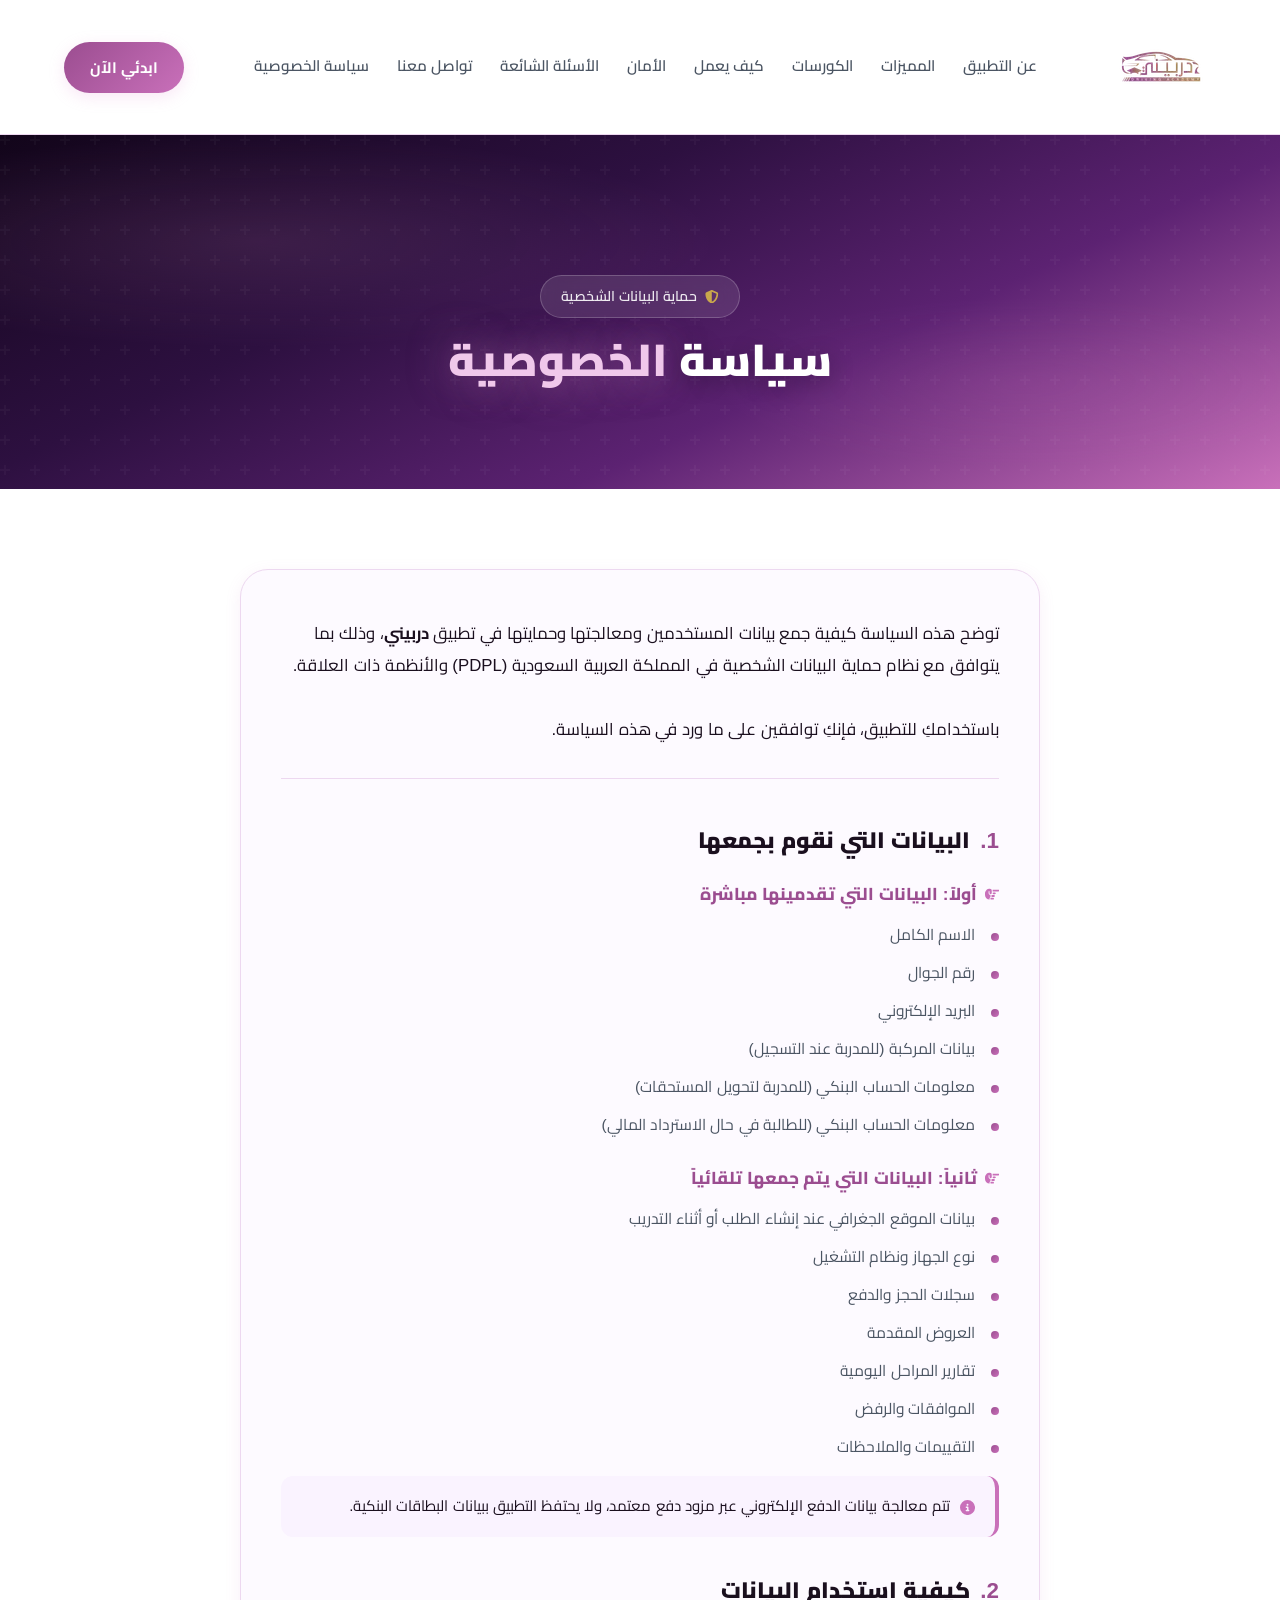
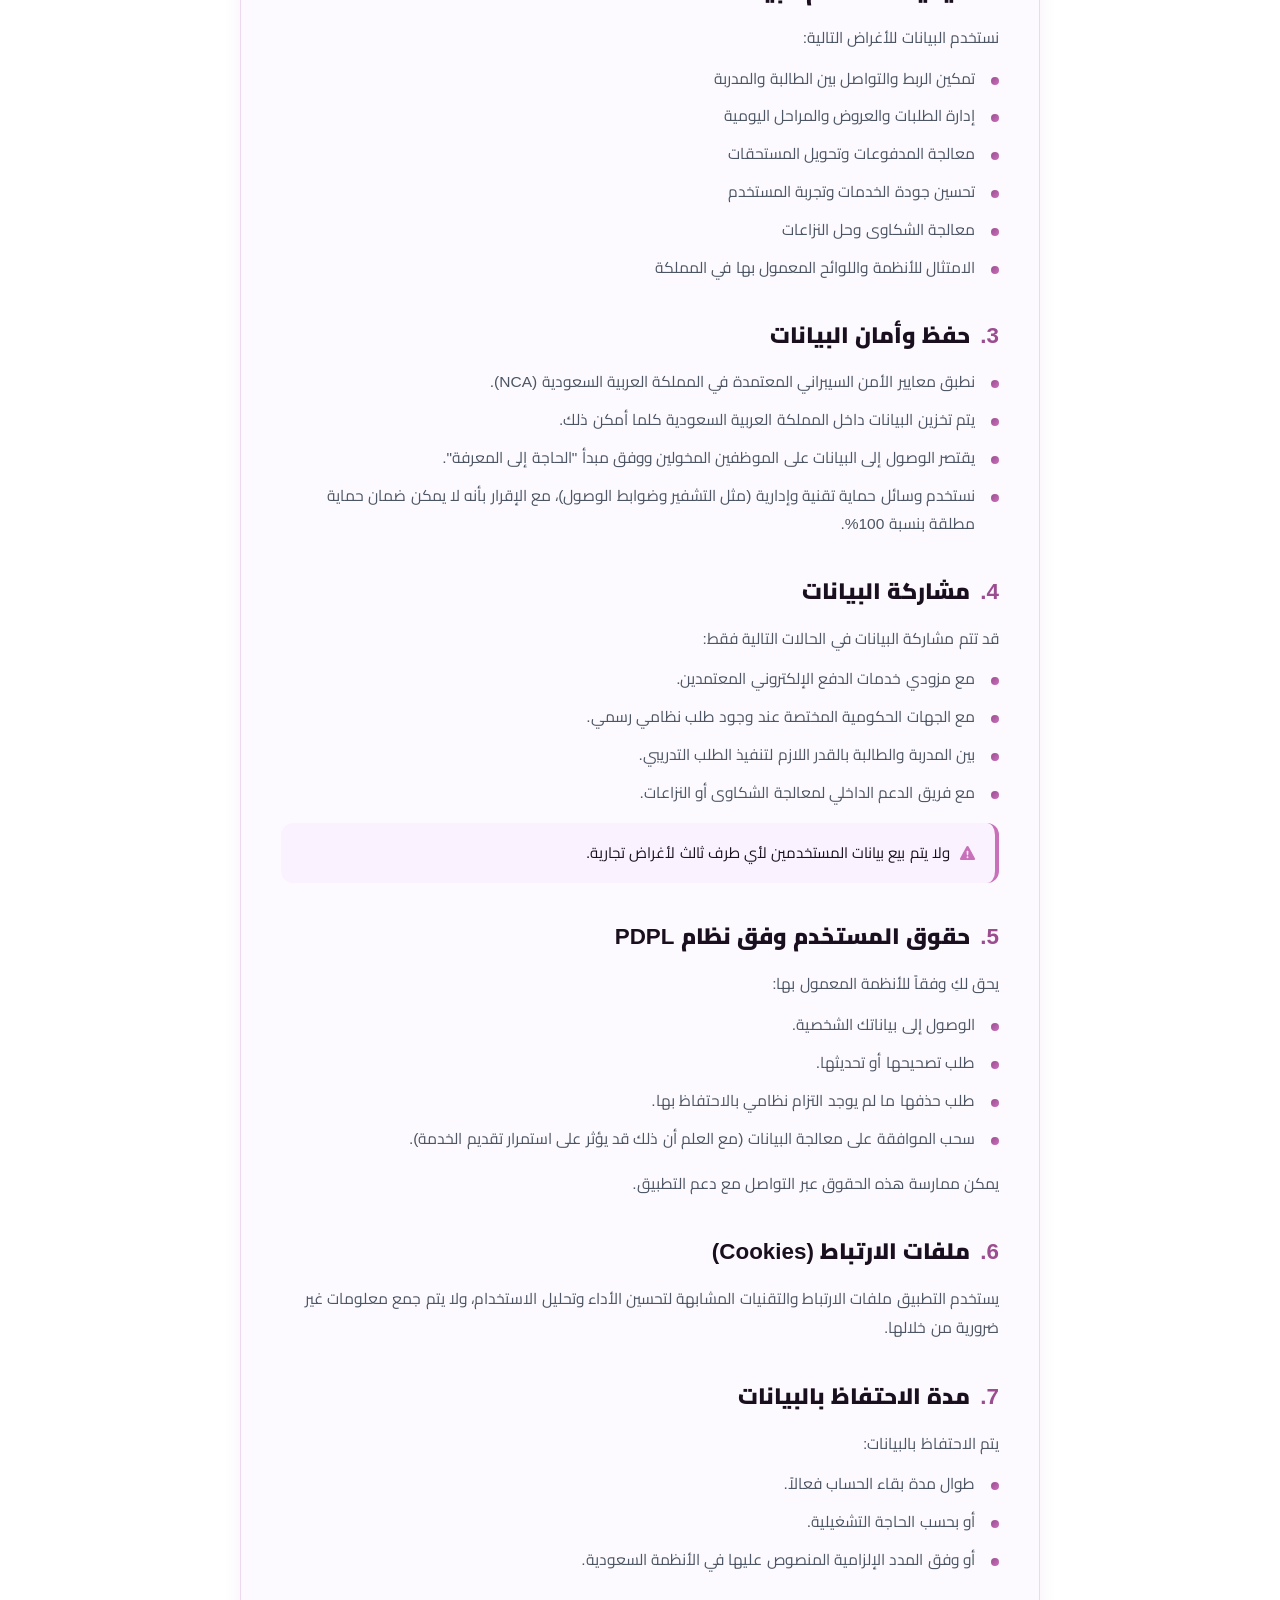
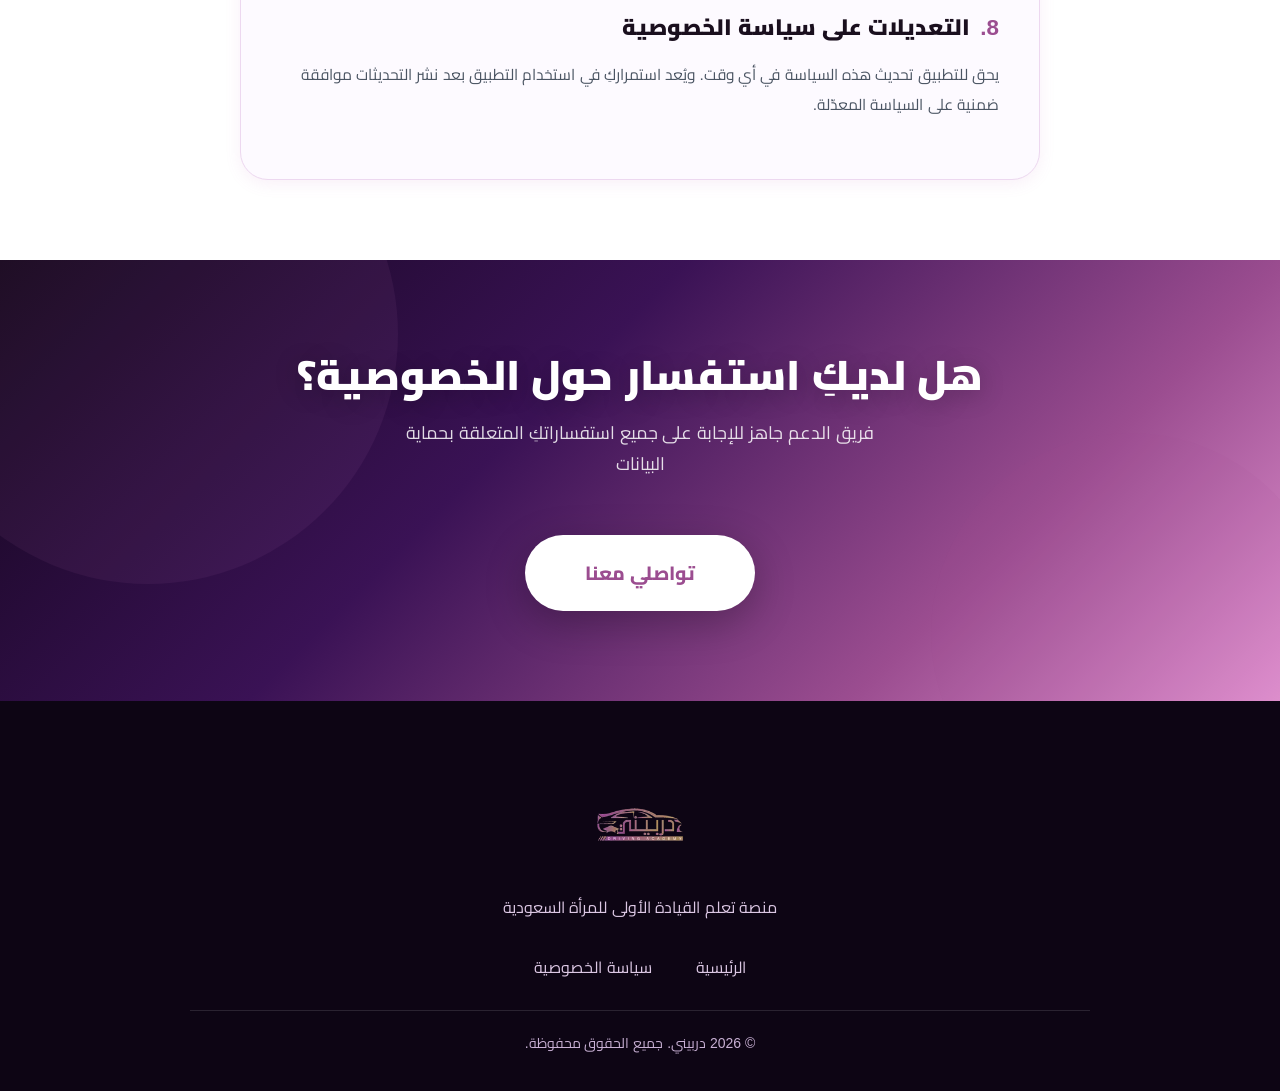
<file: privacy.html>
<!doctype html>
<html lang="ar" dir="rtl">
  <head>
    <meta charset="UTF-8" />
    <meta
      name="viewport"
      content="width=device-width, initial-scale=1.0, viewport-fit=cover"
    />
    <title>سياسة الخصوصية | دربيني</title>
    <meta
      name="description"
      content="سياسة الخصوصية لتطبيق دربيني - منصة تعلم القيادة للنساء في المملكة العربية السعودية"
    />
    <link rel="icon" href="media/Logo.gif" />
    <link rel="canonical" href="https://darbiny.com/privacy.html" />
    <link
      rel="alternate"
      hreflang="ar-SA"
      href="https://darbiny.com/privacy.html"
    />
    <link
      rel="alternate"
      hreflang="x-default"
      href="https://darbiny.com/privacy.html"
    />
    <meta name="theme-color" content="#c970ba" />
    <meta property="og:type" content="website" />
    <meta property="og:title" content="سياسة الخصوصية | دربيني" />
    <meta
      property="og:description"
      content="سياسة الخصوصية لتطبيق دربيني - منصة تعلم القيادة للنساء في المملكة العربية السعودية"
    />
    <meta property="og:url" content="https://darbiny.com/privacy.html" />
    <meta property="og:site_name" content="دربيني" />
    <meta property="og:locale" content="ar_SA" />
    <meta
      property="og:image"
      content="https://darbiny.com/media/videoCover.webp"
    />
    <meta property="og:image:width" content="720" />
    <meta property="og:image:height" content="1280" />
    <meta
      property="og:image:alt"
      content="شعار دربيني - منصة تعلم القيادة للنساء"
    />
    <meta name="twitter:card" content="summary" />
    <meta name="twitter:title" content="سياسة الخصوصية | دربيني" />
    <meta
      name="twitter:description"
      content="سياسة الخصوصية لتطبيق دربيني - منصة تعلم القيادة للنساء في المملكة العربية السعودية"
    />
    <link
      rel="preload"
      as="font"
      type="font/woff2"
      crossorigin
      href="media/fonts/cairo-arabic.woff2"
      fetchpriority="high"
    />
    <style>
      /* Critical CSS — Above‑the‑fold only (Navbar + Hero-small) */
      @font-face {
        font-family: "Cairo";
        font-style: normal;
        font-weight: 400 900;
        font-display: block;
        src: url("media/fonts/cairo-arabic.woff2") format("woff2");
        unicode-range:
          U+0600-06FF, U+0750-077F, U+0870-088E, U+0890-0891, U+0897-08E1,
          U+08E3-08FF, U+200C-200E, U+2010-2011, U+204F, U+2E41, U+FB50-FDFF,
          U+FE70-FE74, U+FE76-FEFC, U+102E0-102FB, U+10E60-10E7E, U+10EC2-10EC4,
          U+10EFC-10EFF, U+1EE00-1EE03, U+1EE05-1EE1F, U+1EE21-1EE22, U+1EE24,
          U+1EE27, U+1EE29-1EE32, U+1EE34-1EE37, U+1EE39, U+1EE3B, U+1EE42,
          U+1EE47, U+1EE49, U+1EE4B, U+1EE4D-1EE4F, U+1EE51-1EE52, U+1EE54,
          U+1EE57, U+1EE59, U+1EE5B, U+1EE5D, U+1EE5F, U+1EE61-1EE62, U+1EE64,
          U+1EE67-1EE6A, U+1EE6C-1EE72, U+1EE74-1EE77, U+1EE79-1EE7C, U+1EE7E,
          U+1EE80-1EE89, U+1EE8B-1EE9B, U+1EEA1-1EEA3, U+1EEA5-1EEA9,
          U+1EEAB-1EEBB, U+1EEF0-1EEF1;
      }
      .icon {
        display: inline-block;
        width: 1em;
        height: 1em;
        fill: currentColor;
        vertical-align: middle;
        flex-shrink: 0;
      }
      :root {
        --primary: #c970ba;
        --primary-light: #e293d1;
        --primary-dark: #9b4d90;
        --primary-glow: rgba(226, 147, 209, 0.22);
        --accent: #c9a84c;
        --text: #1a0f1e;
        --light-text: #4b5563;
        --muted-text: #6b7280;
        --bg: #fdfaff;
        --bg-soft: #faf3ff;
        --bg-card: #fff;
        --border: #edd8f0;
        --white: #fff;
        --shadow-sm: 0 4px 16px rgba(201, 112, 186, 0.1);
        --shadow-md: 0 12px 36px rgba(201, 112, 186, 0.18);
        --shadow-lg: 0 24px 64px rgba(201, 112, 186, 0.24);
        --radius-sm: 14px;
        --radius: 20px;
        --radius-lg: 28px;
      }
      *,
      :after,
      :before {
        margin: 0;
        padding: 0;
        box-sizing: border-box;
      }
      html {
        scroll-behavior: smooth;
      }
      body {
        font-family: "Cairo", sans-serif;
        background: var(--bg);
        color: var(--text);
        direction: rtl;
        line-height: 1.75;
        -webkit-font-smoothing: antialiased;
        -webkit-tap-highlight-color: transparent;
      }
      :focus-visible {
        outline: 3px solid var(--primary);
        outline-offset: 2px;
        border-radius: 4px;
      }
      .cta-primary:focus-visible,
      .cta-secondary:focus-visible,
      .btn-course:focus-visible {
        outline-offset: 3px;
        outline-color: var(--accent);
      }
      .skip-link {
        position: fixed;
        top: -100%;
        right: 16px;
        z-index: 10000;
        background: var(--primary-dark);
        color: #fff;
        padding: 12px 24px;
        border-radius: 0 0 var(--radius-sm) var(--radius-sm);
        font-weight: 700;
        font-size: 1rem;
        text-decoration: none;
        transition: top 0.25s ease;
      }
      .skip-link:focus {
        top: 0;
      }
      .container {
        max-width: 1180px;
        margin: 0 auto;
        padding: 0 24px;
      }
      .navbar {
        display: flex;
        align-items: center;
        justify-content: space-between;
        padding: 12px 5%;
        background: rgba(255, 255, 255, 0.97);
        -webkit-backdrop-filter: blur(20px);
        backdrop-filter: blur(20px);
        position: sticky;
        top: 0;
        z-index: 1000;
        border-bottom: 1px solid var(--border);
        will-change: backdrop-filter;
        transition: box-shadow 0.35s ease, padding 0.35s ease;
        gap: 16px;
        flex-wrap: wrap;
      }
      .navbar.scrolled {
        padding: 8px 5%;
        box-shadow: 0 6px 28px rgba(201, 112, 186, 0.14);
      }
      .logo {
        display: flex;
        align-items: center;
        gap: 10px;
        text-decoration: none;
        z-index: 10;
        flex-shrink: 0;
      }
      .logo img {
        height: 110px;
        width: auto;
        object-fit: contain;
        transition:
          transform 0.3s ease,
          height 0.3s ease;
      }
      .logo img:hover {
        transform: scale(1.04);
      }
      .desktop-nav {
        display: flex;
        gap: 28px;
        flex-wrap: wrap;
        justify-content: center;
      }
      .desktop-nav a {
        text-decoration: none;
        color: var(--light-text);
        font-weight: 600;
        font-size: 0.95rem;
        transition: color 0.25s;
        position: relative;
        padding-bottom: 1px;
      }
      .desktop-nav a:after {
        content: "";
        position: absolute;
        bottom: 0;
        right: 0;
        width: 0;
        height: 2px;
        background: var(--primary);
        border-radius: 2px;
        transition: width 0.3s ease;
      }
      .desktop-nav a:hover {
        color: var(--primary);
      }
      .desktop-nav a:hover:after {
        width: 100%;
      }
      .cta {
        background: linear-gradient(
          135deg,
          var(--primary-dark),
          var(--primary)
        );
        color: #fff;
        border: none;
        padding: 11px 26px;
        border-radius: 50px;
        font-weight: 700;
        font-size: 0.95rem;
        font-family: "Cairo", sans-serif;
        cursor: pointer;
        transition: transform 0.3s ease, box-shadow 0.3s ease;
        box-shadow: 0 4px 16px var(--primary-glow);
        white-space: nowrap;
      }
      .cta:hover {
        transform: translateY(-2px);
        box-shadow: 0 8px 28px var(--primary-glow);
      }
      .hamburger {
        display: none;
        flex-direction: column;
        justify-content: center;
        align-items: center;
        gap: 5px;
        width: 44px;
        height: 44px;
        cursor: pointer;
        z-index: 20;
        background: none;
        border: none;
        padding: 0;
      }
      .hamburger span {
        display: block;
        width: 28px;
        height: 3px;
        background: var(--light-text);
        border-radius: 3px;
        transition: transform 0.35s cubic-bezier(0.4, 0, 0.2, 1), opacity 0.35s ease;
        position: relative;
        flex-shrink: 0;
      }
      .hamburger.active span:first-child {
        transform: rotate(45deg) translate(5px, 5px);
      }
      .hamburger.active span:nth-child(2) {
        opacity: 0;
        transform: scale(0.2);
      }
      .hamburger.active span:nth-child(3) {
        transform: rotate(-45deg) translate(6px, -6px);
      }
      .mobile-menu {
        position: fixed;
        top: 0;
        left: 0;
        width: 100%;
        height: 100vh;
        background: rgba(255, 255, 255, 0.98);
        -webkit-backdrop-filter: blur(25px);
        backdrop-filter: blur(25px);
        display: flex;
        flex-direction: column;
        align-items: center;
        justify-content: flex-start;
        padding: 90px 20px 40px;
        gap: 28px;
        z-index: 999;
        visibility: hidden;
        opacity: 0;
        transform: translateY(-100%);
        transition:
          transform 0.5s cubic-bezier(0.32, 0.72, 0, 1),
          opacity 0.4s ease,
          visibility 0s 0.5s;
        border-bottom: 1px solid var(--border);
        will-change: backdrop-filter;
        overflow-y: auto;
        -webkit-overflow-scrolling: touch;
        overscroll-behavior: contain;
      }
      .mobile-menu.active {
        visibility: visible;
        opacity: 1;
        transform: translateY(0);
        transition:
          transform 0.5s cubic-bezier(0.32, 0.72, 0, 1),
          opacity 0.4s ease,
          visibility 0s 0s;
      }
      .mobile-menu nav {
        flex-direction: column;
        gap: 28px;
        align-items: center;
        display: flex;
      }
      .mobile-menu nav a {
        font-size: 1.35rem;
        padding: 8px 0;
        text-decoration: none;
        color: var(--text);
        font-weight: 700;
      }
      .mobile-menu .cta {
        padding: 14px 36px;
        font-size: 1.1rem;
        margin-top: 16px;
      }
      @media (max-width: 992px) {
        .hamburger {
          display: flex;
        }
        .desktop-nav,
        .desktop-cta {
          display: none;
        }
        .logo img {
          height: 85px;
        }
        .navbar {
          padding: 10px 5%;
        }
      }
      @media (max-width: 480px) {
        .navbar {
          padding: 5px 3%;
        }
        .logo img {
          height: 75px;
        }
        .mobile-menu {
          gap: 24px;
        }
        .mobile-menu nav a {
          font-size: 1.25rem;
        }
      }
      .hero-small {
        background: linear-gradient(
          155deg,
          #12051a 0%,
          #2d1040 35%,
          #5c2272 65%,
          #c970ba 100%
        );
        color: #fff;
        padding: 140px 20px 80px;
        text-align: center;
        position: relative;
        overflow: hidden;
      }
      .hero-small:before {
        content: "";
        position: absolute;
        inset: 0;
        background:
          radial-gradient(
            ellipse 60% 50% at 20% 30%,
            rgba(226, 147, 209, 0.12) 0%,
            transparent 60%
          ),
          radial-gradient(
            ellipse 40% 40% at 80% 70%,
            rgba(201, 112, 186, 0.1) 0%,
            transparent 60%
          ),
          url("data:image/svg+xml,%3Csvg width='60' height='60' viewBox='0 0 60 60' xmlns='http://www.w3.org/2000/svg'%3E%3Cg fill='none' fill-rule='evenodd'%3E%3Cg fill='%23ffffff' fill-opacity='0.03'%3E%3Cpath d='M36 34v-4h-2v4h-4v2h4v4h2v-4h4v-2h-4zm0-30V0h-2v4h-4v2h4v4h2V6h4V4h-4zM6 34v-4H4v4H0v2h4v4h2v-4h4v-2H6zM6 4V0H4v4H0v2h4v4h2V6h4V4H6z'/%3E%3C/g%3E%3C/g%3E%3C/svg%3E");
        pointer-events: none;
      }
      .hero-small h1 {
        font-size: 2.8rem;
        font-weight: 900;
        line-height: 1.2;
        text-shadow: 0 4px 24px rgba(0, 0, 0, 0.3);
      }
      .hero-small .hero-badge {
        margin-bottom: 16px;
      }
      .hero-small .hero-subtitle {
        margin-bottom: 0;
        opacity: 0.9;
      }
      .hero-badge {
        display: inline-flex;
        align-items: center;
        gap: 8px;
        background: rgba(255, 255, 255, 0.1);
        border: 1px solid rgba(255, 255, 255, 0.2);
        color: rgba(255, 255, 255, 0.9);
        padding: 8px 20px;
        border-radius: 50px;
        font-size: 0.88rem;
        font-weight: 600;
        margin-bottom: 28px;
        backdrop-filter: blur(8px);
      }
      .hero-badge .icon {
        color: var(--accent);
        font-size: 0.85rem;
      }
      .hero-content h1,
      .hero-small h1 {
        font-size: 2.8rem;
        font-weight: 900;
        line-height: 1.2;
        margin-bottom: 22px;
        text-shadow: 0 4px 24px rgba(0, 0, 0, 0.3);
      }
      .highlight {
        color: #f0c8eb;
        text-shadow: 0 0 40px rgba(226, 147, 209, 0.5);
      }
      .hero-subtitle {
        font-size: 1.2rem;
        max-width: 640px;
        margin: 0 auto 48px;
        opacity: 0.88;
        line-height: 1.9;
      }
    </style>

    <!-- Deferred: style.css (غير معيق للعرض) -->
    <link
      rel="stylesheet"
      href="style.css"
      media="print"
      onload="
        this.media = 'all';
        this.onload = null;
      "
    />
    <noscript><link rel="stylesheet" href="style.css" /></noscript>

    <link
      rel="preload"
      as="image"
      href="media/nav-logo.webp"
      fetchpriority="high"
    />

    <!-- Google tag (gtag.js) -->
    <script async src="https://www.googletagmanager.com/gtag/js?id=G-D33ZSE5MZ0"></script>
    <script>
      window.dataLayer = window.dataLayer || [];
      function gtag(){dataLayer.push(arguments);}
      gtag('js', new Date());
      gtag('config', 'G-D33ZSE5MZ0');
    </script>

    <script type="application/ld+json">
      {
        "@context": "https://schema.org",
        "@type": "WebPage",
        "name": "سياسة الخصوصية - دربيني",
        "description": "سياسة الخصوصية لتطبيق دربيني - منصة تعلم القيادة للنساء في المملكة العربية السعودية",
        "url": "https://darbiny.com/privacy.html",
        "isPartOf": {
          "@type": "WebSite",
          "name": "دربيني",
          "url": "https://darbiny.com/"
        },
        "inLanguage": "ar"
      }
    </script>
  </head>
  <body>
    <!-- Google Tag Manager (noscript) -->
    <noscript><iframe src="https://www.googletagmanager.com/ns.html?id=GTM-TWV7TV29"
    height="0" width="0" style="display:none;visibility:hidden"></iframe></noscript>
    <!-- End Google Tag Manager (noscript) -->

    <svg xmlns="http://www.w3.org/2000/svg" style="display: none">
      <symbol id="fa-award" viewBox="0 0 448 512">
        <path
          d="M245.9-25.9c-13.4-8.2-30.3-8.2-43.7 0-24.4 14.9-39.5 18.9-68.1 18.3-15.7-.4-30.3 8.1-37.9 21.9-13.7 25.1-24.8 36.2-49.9 49.9-13.8 7.5-22.2 22.2-21.9 37.9 .7 28.6-3.4 43.7-18.3 68.1-8.2 13.4-8.2 30.3 0 43.7 14.9 24.4 18.9 39.5 18.3 68.1-.4 15.7 8.1 30.3 21.9 37.9 22.1 12.1 33.3 22.1 45.1 41.5L42.7 458.5c-5.9 11.9-1.1 26.3 10.7 32.2l86 43c11.5 5.7 25.5 1.4 31.7-9.8l52.8-95.1 52.8 95.1c6.2 11.2 20.2 15.6 31.7 9.8l86-43c11.9-5.9 16.7-20.3 10.7-32.2l-48.6-97.2c11.7-19.4 23-29.4 45.1-41.5 13.8-7.5 22.2-22.2 21.9-37.9-.7-28.6 3.4-43.7 18.3-68.1 8.2-13.4 8.2-30.3 0-43.7-14.9-24.4-18.9-39.5-18.3-68.1 .4-15.7-8.1-30.3-21.9-37.9-25.1-13.7-36.2-24.8-49.9-49.9-7.5-13.8-22.2-22.2-37.9-21.9-28.6 .7-43.7-3.4-68.1-18.3zM224 96a96 96 0 1 1 0 192 96 96 0 1 1 0-192z"
        />
      </symbol>
      <symbol id="fa-bell" viewBox="0 0 448 512">
        <path
          d="M224 0c-17.7 0-32 14.3-32 32l0 3.2C119 50 64 114.6 64 192l0 21.7c0 48.1-16.4 94.8-46.4 132.4L7.8 358.3C2.7 364.6 0 372.4 0 380.5 0 400.1 15.9 416 35.5 416l376.9 0c19.6 0 35.5-15.9 35.5-35.5 0-8.1-2.7-15.9-7.8-22.2l-9.8-12.2C400.4 308.5 384 261.8 384 213.7l0-21.7c0-77.4-55-142-128-156.8l0-3.2c0-17.7-14.3-32-32-32zM162 464c7.1 27.6 32.2 48 62 48s54.9-20.4 62-48l-124 0z"
        />
      </symbol>
      <symbol id="fa-car" viewBox="0 0 512 512">
        <path
          d="M135.2 117.4l-26.1 74.6 293.8 0-26.1-74.6C372.3 104.6 360.2 96 346.6 96L165.4 96c-13.6 0-25.7 8.6-30.2 21.4zM39.6 196.8L74.8 96.3C88.3 57.8 124.6 32 165.4 32l181.2 0c40.8 0 77.1 25.8 90.6 64.3l35.2 100.5c23.2 9.6 39.6 32.5 39.6 59.2l0 192c0 17.7-14.3 32-32 32l-32 0c-17.7 0-32-14.3-32-32l0-32-320 0 0 32c0 17.7-14.3 32-32 32l-32 0c-17.7 0-32-14.3-32-32L0 256c0-26.7 16.4-49.6 39.6-59.2zM128 304a32 32 0 1 0 -64 0 32 32 0 1 0 64 0zm288 32a32 32 0 1 0 0-64 32 32 0 1 0 0 64z"
        />
      </symbol>
      <symbol id="fa-certificate" viewBox="0 0 576 512">
        <path
          d="M239.2-8c-6.1-6.2-15-8.7-23.4-6.4S200.9-5.6 198.8 2.8L183.5 63c-1.1 4.4-5.6 7-9.9 5.7L113.8 51.9c-8.4-2.4-17.4 0-23.5 6.1s-8.5 15.1-6.1 23.5l16.9 59.8c1.2 4.3-1.4 8.8-5.7 9.9L35.1 166.5c-8.4 2.1-15 8.7-17.3 17.1s.2 17.3 6.4 23.4l44.5 43.3c3.2 3.1 3.2 8.3 0 11.5L24.3 305.1c-6.2 6.1-8.7 15-6.4 23.4s8.9 14.9 17.3 17.1l60.2 15.3c4.4 1.1 7 5.6 5.7 9.9L84.2 430.5c-2.4 8.4 0 17.4 6.1 23.5s15.1 8.5 23.5 6.1l59.8-16.9c4.3-1.2 8.8 1.4 9.9 5.7l15.3 60.2c2.1 8.4 8.7 15 17.1 17.3s17.3-.2 23.4-6.4l43.3-44.5c3.1-3.2 8.3-3.2 11.5 0L337.3 520c6.1 6.2 15 8.7 23.4 6.4s14.9-8.9 17.1-17.3L393.1 449c1.1-4.4 5.6-7 9.9-5.7l59.8 16.9c8.4 2.4 17.4 0 23.5-6.1s8.5-15.1 6.1-23.5l-16.9-59.8c-1.2-4.3 1.4-8.8 5.7-9.9l60.2-15.3c8.4-2.1 15-8.7 17.3-17.1s-.2-17.4-6.4-23.4l-44.5-43.3c-3.2-3.1-3.2-8.3 0-11.5l44.5-43.3c6.2-6.1 8.7-15 6.4-23.4s-8.9-14.9-17.3-17.1l-60.2-15.3c-4.4-1.1-7-5.6-5.7-9.9l16.9-59.8c2.4-8.4 0-17.4-6.1-23.5s-15.1-8.5-23.5-6.1L403 68.8c-4.3 1.2-8.8-1.4-9.9-5.7L377.8 2.8c-2.1-8.4-8.7-15-17.1-17.3s-17.3 .2-23.4 6.4L294 36.5c-3.1 3.2-8.3 3.2-11.5 0L239.2-8z"
        />
      </symbol>
      <symbol id="fa-check-circle" viewBox="0 0 512 512">
        <path
          d="M256 512a256 256 0 1 1 0-512 256 256 0 1 1 0 512zM374 145.7c-10.7-7.8-25.7-5.4-33.5 5.3L221.1 315.2 169 263.1c-9.4-9.4-24.6-9.4-33.9 0s-9.4 24.6 0 33.9l72 72c5 5 11.8 7.5 18.8 7s13.4-4.1 17.5-9.8L379.3 179.2c7.8-10.7 5.4-25.7-5.3-33.5z"
        />
      </symbol>
      <symbol id="fa-chevron-down" viewBox="0 0 448 512">
        <path
          d="M201.4 406.6c12.5 12.5 32.8 12.5 45.3 0l192-192c12.5-12.5 12.5-32.8 0-45.3s-32.8-12.5-45.3 0L224 338.7 54.6 169.4c-12.5-12.5-32.8-12.5-45.3 0s-12.5 32.8 0 45.3l192 192z"
        />
      </symbol>
      <symbol id="fa-clock" viewBox="0 0 512 512">
        <path
          d="M256 0a256 256 0 1 1 0 512 256 256 0 1 1 0-512zM232 120l0 136c0 8 4 15.5 10.7 20l96 64c11 7.4 25.9 4.4 33.3-6.7s4.4-25.9-6.7-33.3L280 243.2 280 120c0-13.3-10.7-24-24-24s-24 10.7-24 24z"
        />
      </symbol>
      <symbol id="fa-comments" viewBox="0 0 576 512">
        <path
          d="M384 144c0 97.2-86 176-192 176-26.7 0-52.1-5-75.2-14L35.2 349.2c-9.3 4.9-20.7 3.2-28.2-4.2s-9.2-18.9-4.2-28.2l35.6-67.2C14.3 220.2 0 183.6 0 144 0 46.8 86-32 192-32S384 46.8 384 144zm0 368c-94.1 0-172.4-62.1-188.8-144 120-1.5 224.3-86.9 235.8-202.7 83.3 19.2 145 88.3 145 170.7 0 39.6-14.3 76.2-38.4 105.6l35.6 67.2c4.9 9.3 3.2 20.7-4.2 28.2s-18.9 9.2-28.2 4.2L459.2 498c-23.1 9-48.5 14-75.2 14z"
        />
      </symbol>
      <symbol id="fa-credit-card" viewBox="0 0 512 512">
        <path
          d="M0 128l0 32 512 0 0-32c0-35.3-28.7-64-64-64L64 64C28.7 64 0 92.7 0 128zm0 80L0 384c0 35.3 28.7 64 64 64l384 0c35.3 0 64-28.7 64-64l0-176-512 0zM64 360c0-13.3 10.7-24 24-24l48 0c13.3 0 24 10.7 24 24s-10.7 24-24 24l-48 0c-13.3 0-24-10.7-24-24zm144 0c0-13.3 10.7-24 24-24l64 0c13.3 0 24 10.7 24 24s-10.7 24-24 24l-64 0c-13.3 0-24-10.7-24-24z"
        />
      </symbol>
      <symbol id="fa-envelope" viewBox="0 0 512 512">
        <path
          d="M48 64c-26.5 0-48 21.5-48 48 0 15.1 7.1 29.3 19.2 38.4l208 156c17.1 12.8 40.5 12.8 57.6 0l208-156c12.1-9.1 19.2-23.3 19.2-38.4 0-26.5-21.5-48-48-48L48 64zM0 196L0 384c0 35.3 28.7 64 64 64l384 0c35.3 0 64-28.7 64-64l0-188-198.4 148.8c-34.1 25.6-81.1 25.6-115.2 0L0 196z"
        />
      </symbol>
      <symbol id="fa-exclamation-triangle" viewBox="0 0 512 512">
        <path
          d="M256 0c14.7 0 28.2 8.1 35.2 21l216 400c6.7 12.4 6.4 27.4-.8 39.5S486.1 480 472 480L40 480c-14.1 0-27.2-7.4-34.4-19.5s-7.5-27.1-.8-39.5l216-400c7-12.9 20.5-21 35.2-21zm0 352a32 32 0 1 0 0 64 32 32 0 1 0 0-64zm0-192c-18.2 0-32.7 15.5-31.4 33.7l7.4 104c.9 12.5 11.4 22.3 23.9 22.3 12.6 0 23-9.7 23.9-22.3l7.4-104c1.3-18.2-13.1-33.7-31.4-33.7z"
        />
      </symbol>
      <symbol id="fa-female" viewBox="0 0 384 512">
        <path
          d="M136 24a56 56 0 1 1 112 0 56 56 0 1 1 -112 0zM112 384l-25.8 0c-10.9 0-18.6-10.7-15.2-21.1l43-129-48.3 65.1c-10.5 14.2-30.6 17.2-44.8 6.6s-17.2-30.6-6.6-44.8l70.5-95C110 132 149.7 112 192 112s82 20 107.2 53.9l70.5 95c10.5 14.2 7.6 34.2-6.6 44.8s-34.2 7.6-44.8-6.6L270 234 313 362.9c3.5 10.4-4.3 21.1-15.2 21.1l-25.8 0 0 128c0 17.7-14.3 32-32 32s-32-14.3-32-32l0-128-32 0 0 128c0 17.7-14.3 32-32 32s-32-14.3-32-32l0-128z"
        />
      </symbol>
      <symbol id="fa-graduation-cap" viewBox="0 0 576 512">
        <path
          d="M48 195.8l209.2 86.1c9.8 4 20.2 6.1 30.8 6.1s21-2.1 30.8-6.1l242.4-99.8c9-3.7 14.8-12.4 14.8-22.1s-5.8-18.4-14.8-22.1L318.8 38.1C309 34.1 298.6 32 288 32s-21 2.1-30.8 6.1L14.8 137.9C5.8 141.6 0 150.3 0 160L0 456c0 13.3 10.7 24 24 24s24-10.7 24-24l0-260.2zm48 71.7L96 384c0 53 86 96 192 96s192-43 192-96l0-116.6-142.9 58.9c-15.6 6.4-32.2 9.7-49.1 9.7s-33.5-3.3-49.1-9.7L96 267.4z"
        />
      </symbol>
      <symbol id="fa-hand-point-right" viewBox="0 0 512 512">
        <path
          d="M480 96c17.7 0 32 14.3 32 32s-14.3 32-32 32l-208 0 0-64 208 0zM320 288c17.7 0 32 14.3 32 32s-14.3 32-32 32l-64 0c-17.7 0-32-14.3-32-32s14.3-32 32-32l64 0zm64-64c0 17.7-14.3 32-32 32l-48 0c-17.7 0-32-14.3-32-32s14.3-32 32-32l48 0c17.7 0 32 14.3 32 32zM288 384c17.7 0 32 14.3 32 32s-14.3 32-32 32l-64 0c-17.7 0-32-14.3-32-32s14.3-32 32-32l64 0zm-88-96l.6 0c-5.4 9.4-8.6 20.3-8.6 32 0 13.2 4 25.4 10.8 35.6-24.9 8.7-42.8 32.5-42.8 60.4 0 11.7 3.1 22.6 8.6 32l-8.6 0C71.6 448 0 376.4 0 288l0-61.7c0-42.4 16.9-83.1 46.9-113.1l11.6-11.6C82.5 77.5 115.1 64 149 64l27 0c35.3 0 64 28.7 64 64l0 88c0 22.1-17.9 40-40 40s-40-17.9-40-40l0-56c0-8.8-7.2-16-16-16s-16 7.2-16 16l0 56c0 39.8 32.2 72 72 72z"
        />
      </symbol>
      <symbol id="fa-headset" viewBox="0 0 448 512">
        <path
          d="M224 64c-79 0-144.7 57.3-157.7 132.7 9.3-3 19.3-4.7 29.7-4.7l16 0c26.5 0 48 21.5 48 48l0 96c0 26.5-21.5 48-48 48l-16 0c-53 0-96-43-96-96l0-64C0 100.3 100.3 0 224 0S448 100.3 448 224l0 168.1c0 66.3-53.8 120-120.1 120l-87.9-.1-32 0c-26.5 0-48-21.5-48-48s21.5-48 48-48l32 0c26.5 0 48 21.5 48 48l0 0 40 0c39.8 0 72-32.2 72-72l0-20.9c-14.1 8.2-30.5 12.8-48 12.8l-16 0c-26.5 0-48-21.5-48-48l0-96c0-26.5 21.5-48 48-48l16 0c10.4 0 20.3 1.6 29.7 4.7-13-75.3-78.6-132.7-157.7-132.7z"
        />
      </symbol>
      <symbol id="fa-hourglass" viewBox="0 0 384 512">
        <path
          d="M0 32C0 14.3 14.3 0 32 0L352 0c17.7 0 32 14.3 32 32s-14.3 32-32 32l0 11c0 42.4-16.9 83.1-46.9 113.1l-67.9 67.9 67.9 67.9c30 30 46.9 70.7 46.9 113.1l0 11c17.7 0 32 14.3 32 32s-14.3 32-32 32L32 512c-17.7 0-32-14.3-32-32s14.3-32 32-32l0-11c0-42.4 16.9-83.1 46.9-113.1l67.9-67.9-67.9-67.9C48.9 158.1 32 117.4 32 75l0-11C14.3 64 0 49.7 0 32zM96 64l0 11c0 25.5 10.1 49.9 28.1 67.9l67.9 67.9 67.9-67.9c18-18 28.1-42.4 28.1-67.9l0-11-192 0zm0 384l192 0 0-11c0-25.5-10.1-49.9-28.1-67.9l-67.9-67.9-67.9 67.9c-18 18-28.1 42.4-28.1 67.9l0 11z"
        />
      </symbol>
      <symbol id="fa-id-card" viewBox="0 0 576 512">
        <path
          d="M0 96C0 60.7 28.7 32 64 32l448 0c35.3 0 64 28.7 64 64L0 96zm0 48l576 0 0 272c0 35.3-28.7 64-64 64L64 480c-35.3 0-64-28.7-64-64L0 144zM247.3 416c20.2 0 35.3-19.4 22.4-35-14.7-17.7-36.9-29-61.7-29l-64 0c-24.8 0-47 11.3-61.7 29-12.9 15.6 2.2 35 22.4 35l142.5 0zM176 312a56 56 0 1 0 0-112 56 56 0 1 0 0 112zM360 208c-13.3 0-24 10.7-24 24s10.7 24 24 24l112 0c13.3 0 24-10.7 24-24s-10.7-24-24-24l-112 0zm0 96c-13.3 0-24 10.7-24 24s10.7 24 24 24l112 0c13.3 0 24-10.7 24-24s-10.7-24-24-24l-112 0z"
        />
      </symbol>
      <symbol id="fa-images" viewBox="0 0 576 512">
        <path
          d="M96 96c0-35.3 28.7-64 64-64l320 0c35.3 0 64 28.7 64 64l0 256c0 35.3-28.7 64-64 64l-320 0c-35.3 0-64-28.7-64-64L96 96zM24 128c13.3 0 24 10.7 24 24l0 296c0 8.8 7.2 16 16 16l360 0c13.3 0 24 10.7 24 24s-10.7 24-24 24L64 512c-35.3 0-64-28.7-64-64L0 152c0-13.3 10.7-24 24-24zm168 32a32 32 0 1 0 0-64 32 32 0 1 0 0 64zm196.5 11.5c-4.4-7.1-12.1-11.5-20.5-11.5s-16.1 4.4-20.5 11.5l-56.3 92.1-24.5-30.6c-4.6-5.7-11.4-9-18.7-9s-14.2 3.3-18.7 9l-64 80c-5.8 7.2-6.9 17.1-2.9 25.4S174.8 352 184 352l272 0c8.7 0 16.7-4.7 20.9-12.3s4.1-16.8-.5-24.3l-88-144z"
        />
      </symbol>
      <symbol id="fa-info-circle" viewBox="0 0 512 512">
        <path
          d="M256 512a256 256 0 1 0 0-512 256 256 0 1 0 0 512zM224 160a32 32 0 1 1 64 0 32 32 0 1 1 -64 0zm-8 64l48 0c13.3 0 24 10.7 24 24l0 88 8 0c13.3 0 24 10.7 24 24s-10.7 24-24 24l-80 0c-13.3 0-24-10.7-24-24s10.7-24 24-24l24 0 0-64-24 0c-13.3 0-24-10.7-24-24s10.7-24 24-24z"
        />
      </symbol>
      <symbol id="fa-list-ol" viewBox="0 0 512 512">
        <path
          d="M0 72C0 58.8 10.7 48 24 48l48 0c13.3 0 24 10.7 24 24l0 104 24 0c13.3 0 24 10.7 24 24s-10.7 24-24 24l-96 0c-13.3 0-24-10.7-24-24s10.7-24 24-24l24 0 0-80-24 0C10.7 96 0 85.3 0 72zM30.4 301.2C41.8 292.6 55.7 288 70 288l4.9 0c33.7 0 61.1 27.4 61.1 61.1 0 19.6-9.4 37.9-25.2 49.4l-24 17.5 33.2 0c13.3 0 24 10.7 24 24s-10.7 24-24 24l-90.7 0C13.1 464 0 450.9 0 434.7 0 425.3 4.5 416.5 12.1 411l70.5-51.3c3.4-2.5 5.4-6.4 5.4-10.6 0-7.2-5.9-13.1-13.1-13.1L70 336c-3.9 0-7.7 1.3-10.8 3.6L38.4 355.2c-10.6 8-25.6 5.8-33.6-4.8S-1 324.8 9.6 316.8l20.8-15.6zM224 64l256 0c17.7 0 32 14.3 32 32s-14.3 32-32 32l-256 0c-17.7 0-32-14.3-32-32s14.3-32 32-32zm0 160l256 0c17.7 0 32 14.3 32 32s-14.3 32-32 32l-256 0c-17.7 0-32-14.3-32-32s14.3-32 32-32zm0 160l256 0c17.7 0 32 14.3 32 32s-14.3 32-32 32l-256 0c-17.7 0-32-14.3-32-32s14.3-32 32-32z"
        />
      </symbol>
      <symbol id="fa-lock" viewBox="0 0 384 512">
        <path
          d="M128 96l0 64 128 0 0-64c0-35.3-28.7-64-64-64s-64 28.7-64 64zM64 160l0-64C64 25.3 121.3-32 192-32S320 25.3 320 96l0 64c35.3 0 64 28.7 64 64l0 224c0 35.3-28.7 64-64 64L64 512c-35.3 0-64-28.7-64-64L0 224c0-35.3 28.7-64 64-64z"
        />
      </symbol>
      <symbol id="fa-map-marker-alt" viewBox="0 0 384 512">
        <path
          d="M0 188.6C0 84.4 86 0 192 0S384 84.4 384 188.6c0 119.3-120.2 262.3-170.4 316.8-11.8 12.8-31.5 12.8-43.3 0-50.2-54.5-170.4-197.5-170.4-316.8zM192 256a64 64 0 1 0 0-128 64 64 0 1 0 0 128z"
        />
      </symbol>
      <symbol id="fa-phone" viewBox="0 0 512 512">
        <path
          d="M160.2 25C152.3 6.1 131.7-3.9 112.1 1.4l-5.5 1.5c-64.6 17.6-119.8 80.2-103.7 156.4 37.1 175 174.8 312.7 349.8 349.8 76.3 16.2 138.8-39.1 156.4-103.7l1.5-5.5c5.4-19.7-4.7-40.3-23.5-48.1l-97.3-40.5c-16.5-6.9-35.6-2.1-47 11.8l-38.6 47.2C233.9 335.4 177.3 277 144.8 205.3L189 169.3c13.9-11.3 18.6-30.4 11.8-47L160.2 25z"
        />
      </symbol>
      <symbol id="fa-play" viewBox="0 0 448 512">
        <path
          d="M91.2 36.9c-12.4-6.8-27.4-6.5-39.6 .7S32 57.9 32 72l0 368c0 14.1 7.5 27.2 19.6 34.4s27.2 7.5 39.6 .7l336-184c12.8-7 20.8-20.5 20.8-35.1s-8-28.1-20.8-35.1l-336-184z"
        />
      </symbol>
      <symbol id="fa-play-circle" viewBox="0 0 512 512">
        <path
          d="M0 256a256 256 0 1 1 512 0 256 256 0 1 1 -512 0zM188.3 147.1c-7.6 4.2-12.3 12.3-12.3 20.9l0 176c0 8.7 4.7 16.7 12.3 20.9s16.8 4.1 24.3-.5l144-88c7.1-4.4 11.5-12.1 11.5-20.5s-4.4-16.1-11.5-20.5l-144-88c-7.4-4.5-16.7-4.7-24.3-.5z"
        />
      </symbol>
      <symbol id="fa-question-circle" viewBox="0 0 512 512">
        <path
          d="M256 512a256 256 0 1 0 0-512 256 256 0 1 0 0 512zm0-336c-17.7 0-32 14.3-32 32 0 13.3-10.7 24-24 24s-24-10.7-24-24c0-44.2 35.8-80 80-80s80 35.8 80 80c0 47.2-36 67.2-56 74.5l0 3.8c0 13.3-10.7 24-24 24s-24-10.7-24-24l0-8.1c0-20.5 14.8-35.2 30.1-40.2 6.4-2.1 13.2-5.5 18.2-10.3 4.3-4.2 7.7-10 7.7-19.6 0-17.7-14.3-32-32-32zM224 368a32 32 0 1 1 64 0 32 32 0 1 1 -64 0z"
        />
      </symbol>
      <symbol id="fa-shield-alt" viewBox="0 0 512 512">
        <path
          d="M256 0c4.6 0 9.2 1 13.4 2.9L457.8 82.8c22 9.3 38.4 31 38.3 57.2-.5 99.2-41.3 280.7-213.6 363.2-16.7 8-36.1 8-52.8 0-172.4-82.5-213.1-264-213.6-363.2-.1-26.2 16.3-47.9 38.3-57.2L242.7 2.9C246.9 1 251.4 0 256 0zm0 66.8l0 378.1c138-66.8 175.1-214.8 176-303.4l-176-74.6 0 0z"
        />
      </symbol>
      <symbol id="fa-star" viewBox="0 0 576 512">
        <path
          d="M309.5-18.9c-4.1-8-12.4-13.1-21.4-13.1s-17.3 5.1-21.4 13.1L193.1 125.3 33.2 150.7c-8.9 1.4-16.3 7.7-19.1 16.3s-.5 18 5.8 24.4l114.4 114.5-25.2 159.9c-1.4 8.9 2.3 17.9 9.6 23.2s16.9 6.1 25 2L288.1 417.6 432.4 491c8 4.1 17.7 3.3 25-2s11-14.2 9.6-23.2L441.7 305.9 556.1 191.4c6.4-6.4 8.6-15.8 5.8-24.4s-10.1-14.9-19.1-16.3L383 125.3 309.5-18.9z"
        />
      </symbol>
      <symbol id="fa-users" viewBox="0 0 640 512">
        <path
          d="M320 16a104 104 0 1 1 0 208 104 104 0 1 1 0-208zM96 88a72 72 0 1 1 0 144 72 72 0 1 1 0-144zM0 416c0-70.7 57.3-128 128-128 12.8 0 25.2 1.9 36.9 5.4-32.9 36.8-52.9 85.4-52.9 138.6l0 16c0 11.4 2.4 22.2 6.7 32L32 480c-17.7 0-32-14.3-32-32l0-32zm521.3 64c4.3-9.8 6.7-20.6 6.7-32l0-16c0-53.2-20-101.8-52.9-138.6 11.7-3.5 24.1-5.4 36.9-5.4 70.7 0 128 57.3 128 128l0 32c0 17.7-14.3 32-32 32l-86.7 0zM472 160a72 72 0 1 1 144 0 72 72 0 1 1 -144 0zM160 432c0-88.4 71.6-160 160-160s160 71.6 160 160l0 16c0 17.7-14.3 32-32 32l-256 0c-17.7 0-32-14.3-32-32l0-16z"
        />
      </symbol>
      <symbol id="fa-whatsapp" viewBox="0 0 448 512">
        <path
          d="M380.9 97.1c-41.9-42-97.7-65.1-157-65.1-122.4 0-222 99.6-222 222 0 39.1 10.2 77.3 29.6 111L0 480 117.7 449.1c32.4 17.7 68.9 27 106.1 27l.1 0c122.3 0 224.1-99.6 224.1-222 0-59.3-25.2-115-67.1-157zm-157 341.6c-33.2 0-65.7-8.9-94-25.7l-6.7-4-69.8 18.3 18.6-68.1-4.4-7c-18.5-29.4-28.2-63.3-28.2-98.2 0-101.7 82.8-184.5 184.6-184.5 49.3 0 95.6 19.2 130.4 54.1s56.2 81.2 56.1 130.5c0 101.8-84.9 184.6-186.6 184.6zM325.1 300.5c-5.5-2.8-32.8-16.2-37.9-18-5.1-1.9-8.8-2.8-12.5 2.8s-14.3 18-17.6 21.8c-3.2 3.7-6.5 4.2-12 1.4-32.6-16.3-54-29.1-75.5-66-5.7-9.8 5.7-9.1 16.3-30.3 1.8-3.7 .9-6.9-.5-9.7s-12.5-30.1-17.1-41.2c-4.5-10.8-9.1-9.3-12.5-9.5-3.2-.2-6.9-.2-10.6-.2s-9.7 1.4-14.8 6.9c-5.1 5.6-19.4 19-19.4 46.3s19.9 53.7 22.6 57.4c2.8 3.7 39.1 59.7 94.8 83.8 35.2 15.2 49 16.5 66.6 13.9 10.7-1.6 32.8-13.4 37.4-26.4s4.6-24.1 3.2-26.4c-1.3-2.5-5-3.9-10.5-6.6z"
        />
      </symbol>
    </svg>
    <a href="#main-content" class="skip-link">تخطي إلى المحتوى</a>
    <header class="navbar">
      <a class="logo" href="index.html">
        <img
          src="media/nav-logo.webp"
          srcset="media/nav-logo.webp 110w"
          sizes="110px"
          alt="دربيني - منصة تعلم القيادة للنساء"
          width="110"
          height="110"
        />
      </a>
      <nav class="desktop-nav" aria-label="القائمة الرئيسية">
        <a href="index.html#about">عن التطبيق</a>
        <a href="index.html#features">المميزات</a>
        <a href="index.html#courses">الكورسات</a>
        <a href="index.html#steps">كيف يعمل</a>
        <a href="index.html#safety">الأمان</a>
        <a href="index.html#faq">الأسئلة الشائعة</a>
        <a href="index.html#contact">تواصل معنا</a>
        <a href="privacy.html">سياسة الخصوصية</a>
      </nav>
      <button class="cta desktop-cta">ابدئي الآن</button>
      <button class="hamburger" aria-label="القائمة">
        <span></span><span></span><span></span>
      </button>
    </header>

    <div
      class="mobile-menu"
      id="mobileMenu"
      role="dialog"
      aria-modal="true"
      aria-label="القائمة الجانبية"
    >
      <nav aria-label="روابط القائمة">
        <a href="index.html#about">عن التطبيق</a>
        <a href="index.html#features">المميزات</a>
        <a href="index.html#courses">الكورسات</a>
        <a href="index.html#steps">كيف يعمل</a>
        <a href="index.html#safety">الأمان</a>
        <a href="index.html#faq">الأسئلة الشائعة</a>
        <a href="index.html#contact">تواصل معنا</a>
        <a href="privacy.html">سياسة الخصوصية</a>
      </nav>
      <button class="cta">ابدئي الآن</button>
    </div>

    <main id="main-content" role="main">
      <section class="hero-small">
        <div class="container">
          <div class="hero-badge">
            <svg class="icon fa-shield-alt" aria-hidden="true">
              <use href="#fa-shield-alt" />
            </svg>
            حماية البيانات الشخصية
          </div>
          <h1>سياسة <span class="highlight">الخصوصية</span></h1>
        </div>
      </section>

      <section class="privacy-content">
        <div class="container">
          <div class="privacy-box">
            <p class="privacy-intro">
              توضح هذه السياسة كيفية جمع بيانات المستخدمين ومعالجتها وحمايتها في
              تطبيق <strong>دربيني</strong>، وذلك بما يتوافق مع نظام حماية
              البيانات الشخصية في المملكة العربية السعودية (PDPL) والأنظمة ذات
              العلاقة. <br /><br />
              باستخدامكِ للتطبيق، فإنكِ توافقين على ما ورد في هذه السياسة.
            </p>

            <div class="privacy-section">
              <h2><span class="pink">1.</span> البيانات التي نقوم بجمعها</h2>

              <h3>
                <svg class="icon fa-hand-point-right" aria-hidden="true">
                  <use href="#fa-hand-point-right" />
                </svg>
                أولاً: البيانات التي تقدمينها مباشرة
              </h3>
              <ul>
                <li>الاسم الكامل</li>
                <li>رقم الجوال</li>
                <li>البريد الإلكتروني</li>
                <li>بيانات المركبة (للمدربة عند التسجيل)</li>
                <li>معلومات الحساب البنكي (للمدربة لتحويل المستحقات)</li>
                <li>معلومات الحساب البنكي (للطالبة في حال الاسترداد المالي)</li>
              </ul>

              <h3>
                <svg class="icon fa-hand-point-right" aria-hidden="true">
                  <use href="#fa-hand-point-right" />
                </svg>
                ثانياً: البيانات التي يتم جمعها تلقائياً
              </h3>
              <ul>
                <li>بيانات الموقع الجغرافي عند إنشاء الطلب أو أثناء التدريب</li>
                <li>نوع الجهاز ونظام التشغيل</li>
                <li>سجلات الحجز والدفع</li>
                <li>العروض المقدمة</li>
                <li>تقارير المراحل اليومية</li>
                <li>الموافقات والرفض</li>
                <li>التقييمات والملاحظات</li>
              </ul>
              <p class="note">
                <svg class="icon fa-info-circle" aria-hidden="true">
                  <use href="#fa-info-circle" />
                </svg>
                تتم معالجة بيانات الدفع الإلكتروني عبر مزود دفع معتمد، ولا يحتفظ
                التطبيق ببيانات البطاقات البنكية.
              </p>
            </div>

            <div class="privacy-section">
              <h2><span class="pink">2.</span> كيفية استخدام البيانات</h2>
              <p>نستخدم البيانات للأغراض التالية:</p>
              <ul>
                <li>تمكين الربط والتواصل بين الطالبة والمدربة</li>
                <li>إدارة الطلبات والعروض والمراحل اليومية</li>
                <li>معالجة المدفوعات وتحويل المستحقات</li>
                <li>تحسين جودة الخدمات وتجربة المستخدم</li>
                <li>معالجة الشكاوى وحل النزاعات</li>
                <li>الامتثال للأنظمة واللوائح المعمول بها في المملكة</li>
              </ul>
            </div>

            <div class="privacy-section">
              <h2><span class="pink">3.</span> حفظ وأمان البيانات</h2>
              <ul>
                <li>
                  نطبق معايير الأمن السيبراني المعتمدة في المملكة العربية
                  السعودية (NCA).
                </li>
                <li>
                  يتم تخزين البيانات داخل المملكة العربية السعودية كلما أمكن
                  ذلك.
                </li>
                <li>
                  يقتصر الوصول إلى البيانات على الموظفين المخولين ووفق مبدأ
                  "الحاجة إلى المعرفة".
                </li>
                <li>
                  نستخدم وسائل حماية تقنية وإدارية (مثل التشفير وضوابط الوصول)،
                  مع الإقرار بأنه لا يمكن ضمان حماية مطلقة بنسبة 100%.
                </li>
              </ul>
            </div>

            <div class="privacy-section">
              <h2><span class="pink">4.</span> مشاركة البيانات</h2>
              <p>قد تتم مشاركة البيانات في الحالات التالية فقط:</p>
              <ul>
                <li>مع مزودي خدمات الدفع الإلكتروني المعتمدين.</li>
                <li>مع الجهات الحكومية المختصة عند وجود طلب نظامي رسمي.</li>
                <li>
                  بين المدربة والطالبة بالقدر اللازم لتنفيذ الطلب التدريبي.
                </li>
                <li>مع فريق الدعم الداخلي لمعالجة الشكاوى أو النزاعات.</li>
              </ul>
              <p class="note">
                <svg class="icon fa-exclamation-triangle" aria-hidden="true">
                  <use href="#fa-exclamation-triangle" />
                </svg>
                ولا يتم بيع بيانات المستخدمين لأي طرف ثالث لأغراض تجارية.
              </p>
            </div>

            <div class="privacy-section">
              <h2><span class="pink">5.</span> حقوق المستخدم وفق نظام PDPL</h2>
              <p>يحق لكِ وفقاً للأنظمة المعمول بها:</p>
              <ul>
                <li>الوصول إلى بياناتك الشخصية.</li>
                <li>طلب تصحيحها أو تحديثها.</li>
                <li>طلب حذفها ما لم يوجد التزام نظامي بالاحتفاظ بها.</li>
                <li>
                  سحب الموافقة على معالجة البيانات (مع العلم أن ذلك قد يؤثر على
                  استمرار تقديم الخدمة).
                </li>
              </ul>
              <p>يمكن ممارسة هذه الحقوق عبر التواصل مع دعم التطبيق.</p>
            </div>

            <div class="privacy-section">
              <h2><span class="pink">6.</span> ملفات الارتباط (Cookies)</h2>
              <p>
                يستخدم التطبيق ملفات الارتباط والتقنيات المشابهة لتحسين الأداء
                وتحليل الاستخدام، ولا يتم جمع معلومات غير ضرورية من خلالها.
              </p>
            </div>

            <div class="privacy-section">
              <h2><span class="pink">7.</span> مدة الاحتفاظ بالبيانات</h2>
              <p>يتم الاحتفاظ بالبيانات:</p>
              <ul>
                <li>طوال مدة بقاء الحساب فعالاً.</li>
                <li>أو بحسب الحاجة التشغيلية.</li>
                <li>
                  أو وفق المدد الإلزامية المنصوص عليها في الأنظمة السعودية.
                </li>
              </ul>
            </div>

            <div class="privacy-section">
              <h2><span class="pink">8.</span> التعديلات على سياسة الخصوصية</h2>
              <p>
                يحق للتطبيق تحديث هذه السياسة في أي وقت. ويُعد استمراركِ في
                استخدام التطبيق بعد نشر التحديثات موافقة ضمنية على السياسة
                المعدّلة.
              </p>
            </div>
          </div>
        </div>
      </section>
    </main>

    <section class="cta-section">
      <div class="container">
        <h2>هل لديكِ استفسار حول الخصوصية؟</h2>
        <p>
          فريق الدعم جاهز للإجابة على جميع استفساراتكِ المتعلقة بحماية البيانات
        </p>
        <button class="cta-primary big" data-href="index.html#contact">
          تواصلي معنا
        </button>
      </div>
    </section>

    <footer aria-label="تذييل الصفحة">
      <div class="footer-inner">
        <img
          class="footer-logo-img"
          src="media/hero-logo.webp"
          srcset="media/hero-logo.webp 200w"
          sizes="120px"
          alt="شعار دربيني"
          width="120"
          height="120"
          loading="lazy"
          decoding="async"
        />
        <p class="footer-tagline">منصة تعلم القيادة الأولى للمرأة السعودية</p>
        <nav class="footer-links" aria-label="روابط التذييل">
          <a href="index.html">الرئيسية</a>
          <a href="privacy.html" aria-current="page">سياسة الخصوصية</a>
        </nav>
        <p class="footer-copy">
          © <span id="current-year">2026</span> دربيني. جميع الحقوق محفوظة.
        </p>
      </div>
    </footer>

    <script src="script.js" defer></script>
  </body>
</html>
</file>
<file: style.css>
/* Font is self-hosted via @font-face in HTML critical CSS */

/* ── SVG ICONS ──────────────────────── */
.icon {
  display: inline-block;
  width: 1em;
  height: 1em;
  fill: currentColor;
  vertical-align: middle;
  flex-shrink: 0;
}

:root {
  --primary: #c970ba;
  --primary-light: #e293d1;
  --primary-dark: #9b4d90;
  --primary-glow: rgba(226, 147, 209, 0.22);
  --accent: #c9a84c;
  --text: #1a0f1e;
  --light-text: #4b5563;
  --muted-text: #6b7280;
  --bg: #fdfaff;
  --bg-soft: #faf3ff;
  --bg-card: #ffffff;
  --border: #edd8f0;
  --white: #ffffff;
  --shadow-sm: 0 4px 16px rgba(201, 112, 186, 0.1);
  --shadow-md: 0 12px 36px rgba(201, 112, 186, 0.18);
  --shadow-lg: 0 24px 64px rgba(201, 112, 186, 0.24);
  --radius-sm: 14px;
  --radius: 20px;
  --radius-lg: 28px;
}

*,
*::before,
*::after {
  margin: 0;
  padding: 0;
  box-sizing: border-box;
}
html {
  scroll-behavior: smooth;
  -webkit-text-size-adjust: 100%;
  text-size-adjust: 100%;
  font-size: 16px;
}

body {
  font-family: "Cairo", sans-serif;
  background: var(--bg);
  color: var(--text);
  direction: rtl;
  line-height: 1.75;
  -webkit-font-smoothing: antialiased;
  -webkit-tap-highlight-color: transparent;
}

/* ── FOCUS VISIBLE (keyboard) ────────── */
:focus-visible {
  outline: 3px solid var(--primary);
  outline-offset: 2px;
  border-radius: 4px;
}
.cta-primary:focus-visible,
.cta-secondary:focus-visible,
.btn-course:focus-visible {
  outline-offset: 3px;
  outline-color: var(--accent);
}

/* ── SKIP LINK ──────────────────────────── */
.skip-link {
  position: fixed;
  top: -100%;
  right: 16px;
  z-index: 10000;
  background: var(--primary-dark);
  color: white;
  padding: 12px 24px;
  border-radius: 0 0 var(--radius-sm) var(--radius-sm);
  font-weight: 700;
  font-size: 1rem;
  text-decoration: none;
  transition: top 0.25s ease;
}
.skip-link:focus {
  top: 0;
}

.container {
  max-width: 1180px;
  margin: 0 auto;
  padding: 0 24px;
}

/* ── NAVBAR ─────────────────────────── */
.navbar {
  display: flex;
  align-items: center;
  justify-content: space-between;
  padding: 12px 5%;
  background: rgba(255, 255, 255, 0.97);
  -webkit-backdrop-filter: blur(20px);
  backdrop-filter: blur(20px);
  position: sticky;
  top: 0;
  z-index: 1000;
  border-bottom: 1px solid var(--border);
  will-change: backdrop-filter;
  transition: box-shadow 0.35s ease, padding 0.35s ease;
  gap: 16px;
  flex-wrap: wrap;
}

.navbar.scrolled {
  padding: 8px 5%;
  box-shadow: 0 6px 28px rgba(201, 112, 186, 0.14);
}

.logo {
  display: flex;
  align-items: center;
  gap: 10px;
  text-decoration: none;
  z-index: 10;
  flex-shrink: 0;
}
.logo img {
  height: 110px;
  width: auto;
  object-fit: contain;
  transition:
    transform 0.3s ease,
    height 0.3s ease;
}
.logo img:hover {
  transform: scale(1.04);
}

.desktop-nav {
  display: flex;
  gap: 28px;
  flex-wrap: wrap;
  justify-content: center;
}
.desktop-nav a {
  text-decoration: none;
  color: var(--light-text);
  font-weight: 600;
  font-size: 0.95rem;
  transition: color 0.25s;
  position: relative;
  padding-bottom: 1px;
}
.desktop-nav a::after {
  content: "";
  position: absolute;
  bottom: 0;
  right: 0;
  width: 0;
  height: 2px;
  background: var(--primary);
  border-radius: 2px;
  transition: width 0.3s ease;
}
.desktop-nav a:hover {
  color: var(--primary);
}
.desktop-nav a:hover::after {
  width: 100%;
}

.cta {
  background: linear-gradient(135deg, var(--primary-dark), var(--primary));
  color: white;
  border: none;
  padding: 11px 26px;
  border-radius: 50px;
  font-weight: 700;
  font-size: 0.95rem;
  font-family: "Cairo", sans-serif;
  cursor: pointer;
  transition: transform 0.3s ease, box-shadow 0.3s ease;
  box-shadow: 0 4px 16px var(--primary-glow);
  white-space: nowrap;
}
.cta:hover {
  transform: translateY(-2px);
  box-shadow: 0 8px 28px var(--primary-glow);
}

/* ── HAMBURGER ─────────────────────────── */
.hamburger {
  display: none;
  flex-direction: column;
  justify-content: center;
  align-items: center;
  gap: 5px;
  width: 44px;
  height: 44px;
  cursor: pointer;
  z-index: 20;
  background: none;
  border: none;
  padding: 0;
}
.hamburger span {
  display: block;
  width: 28px;
  height: 3px;
  background: var(--light-text);
  border-radius: 3px;
  transition: transform 0.35s cubic-bezier(0.4, 0, 0.2, 1), opacity 0.35s ease;
  position: relative;
  flex-shrink: 0;
}
.hamburger.active span:nth-child(1) {
  transform: rotate(45deg) translate(5px, 5px);
}
.hamburger.active span:nth-child(2) {
  opacity: 0;
  transform: scale(0.2);
}
.hamburger.active span:nth-child(3) {
  transform: rotate(-45deg) translate(6px, -6px);
}

/* ── MOBILE MENU ───────────────────────── */
.mobile-menu {
  position: fixed;
  top: 0;
  left: 0;
  width: 100%;
  height: 100vh;
  background: rgba(255, 255, 255, 0.98);
  -webkit-backdrop-filter: blur(25px);
  backdrop-filter: blur(25px);
  display: flex;
  flex-direction: column;
  align-items: center;
  justify-content: flex-start;
  padding: 90px 20px 40px;
  gap: 28px;
  z-index: 999;
  visibility: hidden;
  opacity: 0;
  transform: translateY(-100%);
  transition:
    transform 0.5s cubic-bezier(0.32, 0.72, 0, 1),
    opacity 0.4s ease,
    visibility 0s 0.5s;
  border-bottom: 1px solid var(--border);
  will-change: backdrop-filter;
  overflow-y: auto;
  -webkit-overflow-scrolling: touch;
  overscroll-behavior: contain;
}
.mobile-menu.active {
  visibility: visible;
  opacity: 1;
  transform: translateY(0);
  transition:
    transform 0.5s cubic-bezier(0.32, 0.72, 0, 1),
    opacity 0.4s ease,
    visibility 0s 0s;
}
.mobile-menu nav {
  flex-direction: column;
  gap: 28px;
  align-items: center;
  display: flex;
}
.mobile-menu nav a {
  font-size: 1.35rem;
  padding: 8px 0;
  text-decoration: none;
  color: var(--text);
  font-weight: 700;
}
.mobile-menu .cta {
  padding: 14px 36px;
  font-size: 1.1rem;
  margin-top: 16px;
}

@media (max-width: 992px) {
  .hamburger {
    display: flex;
  }
  .desktop-nav,
  .desktop-cta {
    display: none;
  }
  .logo img {
    height: 85px;
  }
  .navbar {
    padding: 10px 5%;
  }
}

@media (max-width: 480px) {
  .navbar {
    padding: 5px 3%;
  }
  .logo img {
    height: 75px;
  }
  .mobile-menu {
    gap: 24px;
  }
  .mobile-menu nav a {
    font-size: 1.25rem;
  }
}

/* ── HERO ────────────────────────────── */
.hero {
  background: linear-gradient(
    155deg,
    #12051a 0%,
    #2d1040 35%,
    #5c2272 65%,
    #c970ba 100%
  );
  color: white;
  padding: 100px 20px 130px;
  text-align: center;
  position: relative;
  overflow: hidden;
}
.hero::before {
  content: "";
  position: absolute;
  inset: 0;
  background:
    radial-gradient(
      ellipse 60% 50% at 20% 30%,
      rgba(226, 147, 209, 0.12) 0%,
      transparent 60%
    ),
    radial-gradient(
      ellipse 40% 40% at 80% 70%,
      rgba(201, 112, 186, 0.1) 0%,
      transparent 60%
    ),
    url("data:image/svg+xml,%3Csvg width='60' height='60' viewBox='0 0 60 60' xmlns='http://www.w3.org/2000/svg'%3E%3Cg fill='none' fill-rule='evenodd'%3E%3Cg fill='%23ffffff' fill-opacity='0.03'%3E%3Cpath d='M36 34v-4h-2v4h-4v2h4v4h2v-4h4v-2h-4zm0-30V0h-2v4h-4v2h4v4h2V6h4V4h-4zM6 34v-4H4v4H0v2h4v4h2v-4h4v-2H6zM6 4V0H4v4H0v2h4v4h2V6h4V4H6z'/%3E%3C/g%3E%3C/g%3E%3C/svg%3E");
  pointer-events: none;
}
.hero::after {
  content: "";
  position: absolute;
  bottom: -1px;
  left: 0;
  right: 0;
  height: 90px;
  background: var(--bg);
  clip-path: ellipse(55% 100% at 50% 100%);
}
.hero-content {
  position: relative;
  z-index: 1;
  max-width: 820px;
  margin: 0 auto;
}
.hero-logo {
  display: flex;
  align-items: center;
  justify-content: center;
  margin-bottom: 10px;
}
.hero-logo img {
  height: 200px;
  width: auto;
  max-width: 100%;
  object-fit: contain;
  filter: drop-shadow(0 8px 10px rgba(226, 147, 209, 0.4));
  animation: floatLogo 4s ease-in-out 1;
}
@keyframes floatLogo {
  0%,
  100% {
    transform: translateY(0);
  }
  50% {
    transform: translateY(-10px);
  }
}

.hero-badge {
  display: inline-flex;
  align-items: center;
  gap: 8px;
  background: rgba(255, 255, 255, 0.1);
  border: 1px solid rgba(255, 255, 255, 0.2);
  color: rgba(255, 255, 255, 0.9);
  padding: 8px 20px;
  border-radius: 50px;
  font-size: 0.88rem;
  font-weight: 600;
  margin-bottom: 28px;
  backdrop-filter: blur(8px);
}
.hero-badge .icon {
  color: var(--accent);
  font-size: 0.85rem;
}

.hero-content h1 {
  font-size: 3.6rem;
  font-weight: 900;
  line-height: 1.2;
  margin-bottom: 22px;
  text-shadow: 0 4px 24px rgba(0, 0, 0, 0.3);
}
.highlight {
  color: #f0c8eb;
  text-shadow: 0 0 40px rgba(226, 147, 209, 0.5);
}
.highlight-soft {
  color: #d4a8cf;
}
.hero-subtitle {
  font-size: 1.2rem;
  max-width: 640px;
  margin: 0 auto 48px;
  opacity: 0.88;
  line-height: 1.9;
}
.hero-buttons {
  display: flex;
  gap: 16px;
  justify-content: center;
  flex-wrap: wrap;
  margin-bottom: 54px;
}

.cta-primary {
  background: white;
  color: var(--primary-dark);
  padding: 16px 44px;
  border-radius: 50px;
  font-weight: 800;
  font-size: 1.05rem;
  font-family: "Cairo", sans-serif;
  border: none;
  cursor: pointer;
  transition: transform 0.35s ease, box-shadow 0.35s ease;
  box-shadow: 0 8px 32px rgba(0, 0, 0, 0.2);
}
.cta-primary:hover {
  transform: translateY(-5px);
  box-shadow: 0 16px 48px rgba(0, 0, 0, 0.3);
}
.cta-secondary {
  background: transparent;
  color: white;
  border: 2px solid rgba(255, 255, 255, 0.5);
  padding: 16px 44px;
  border-radius: 50px;
  font-weight: 700;
  font-size: 1.05rem;
  font-family: "Cairo", sans-serif;
  cursor: pointer;
  transition: transform 0.35s ease, background 0.35s ease, border-color 0.35s ease;
}
.cta-secondary:hover {
  background: rgba(255, 255, 255, 0.12);
  border-color: white;
}
.cta-secondary .icon {
  margin-left: 8px;
  font-size: 0.85em;
}

.trust-badges {
  display: flex;
  gap: 16px;
  justify-content: center;
  flex-wrap: wrap;
}
.trust-badges div {
  display: flex;
  align-items: center;
  gap: 8px;
  background: rgba(255, 255, 255, 0.08);
  border: 1px solid rgba(255, 255, 255, 0.15);
  backdrop-filter: blur(8px);
  padding: 10px 20px;
  border-radius: 50px;
  font-size: 0.9rem;
  font-weight: 600;
}
.trust-badges div .icon {
  color: var(--accent);
}

/* ── SECTIONS GENERAL ────────────────── */
section {
  padding: 72px 20px;
  transition:
    opacity 0.8s ease,
    transform 0.8s ease;
}
section.reveal {
  opacity: 0;
  transform: translateY(32px);
}
section.reveal.visible {
  opacity: 1;
  transform: translateY(0);
}

.section-header {
  text-align: center;
  margin-bottom: 44px;
}
.section-label {
  display: inline-flex;
  align-items: center;
  gap: 8px;
  background: var(--bg-soft);
  color: var(--primary-dark);
  border: 1px solid var(--border);
  padding: 7px 18px;
  border-radius: 50px;
  font-size: 0.85rem;
  font-weight: 700;
  margin-bottom: 16px;
}
h2 {
  font-size: 2.5rem;
  font-weight: 900;
  text-align: center;
  margin-bottom: 14px;
  color: var(--text);
  line-height: 1.25;
}
.section-desc {
  color: var(--light-text);
  font-size: 1.03rem;
  max-width: 560px;
  margin: 0 auto;
  line-height: 1.85;
}
.pink {
  color: var(--primary-dark);
}

/* ── STATS BAR ─────────────────────────── */
.stats-bar {
  background: linear-gradient(135deg, #2d1040, #5c2272, #9b4d90);
  padding: 56px 20px;
  transition:
    opacity 0.8s ease,
    transform 0.8s ease;
  position: relative;
  overflow: hidden;
}
.stats-bar.reveal {
  opacity: 0;
  transform: translateY(32px);
}
.stats-bar.reveal.visible {
  opacity: 1;
  transform: translateY(0);
}
.stats-bar::before {
  content: "";
  position: absolute;
  top: -60%;
  right: -10%;
  width: 400px;
  height: 400px;
  background: rgba(226, 147, 209, 0.1);
  border-radius: 50%;
  pointer-events: none;
}
.stats-inner {
  max-width: 900px;
  margin: 0 auto;
  display: grid;
  grid-template-columns: repeat(auto-fit, minmax(160px, 1fr));
  gap: 24px;
  text-align: center;
  position: relative;
  z-index: 1;
}
.stat-item {
  color: white;
}
.stat-number {
  font-size: 2.8rem;
  font-weight: 900;
  line-height: 1;
  margin-bottom: 8px;
  background: linear-gradient(135deg, #fff, #f0c8eb);
  -webkit-background-clip: text;
  -webkit-text-fill-color: transparent;
  background-clip: text;
}
.stat-label {
  font-size: 0.9rem;
  opacity: 0.75;
  font-weight: 500;
}

/* ── ABOUT ───────────────────────────── */
.about {
  background: var(--white);
}
.about-grid {
  display: grid;
  grid-template-columns: repeat(auto-fit, minmax(240px, 1fr));
  gap: 22px;
}
.about-item {
  background: var(--bg);
  border: 1px solid var(--border);
  padding: 38px 28px;
  border-radius: var(--radius);
  text-align: center;
  transition: transform 0.4s ease, box-shadow 0.4s ease, border-color 0.4s ease, background 0.4s ease;
}
.about-item:hover {
  background: var(--white);
  border-color: var(--primary);
  box-shadow: var(--shadow-md);
  transform: translateY(-10px);
}
.about-item .icon-wrap,
.safety-item .icon-wrap {
  width: 64px;
  height: 64px;
  border-radius: 18px;
  display: flex;
  align-items: center;
  justify-content: center;
  margin: 0 auto 22px;
  font-size: 24px;
  transition: background 0.35s, color 0.35s, box-shadow 0.35s;
}
.about-item .icon-wrap {
  background: var(--bg-soft);
  color: var(--primary-dark);
}
.about-item:hover .icon-wrap {
  background: linear-gradient(135deg, var(--primary-dark), var(--primary));
  color: white;
  box-shadow: 0 8px 24px var(--primary-glow);
}
.about-item h3,
.safety-item h3,
.card h3,
.step h3 {
  font-size: 1.08rem;
  font-weight: 800;
  margin-bottom: 8px;
}
.about-item p,
.safety-item p,
.card p,
.step p {
  color: var(--light-text);
  font-size: 0.94rem;
  line-height: 1.7;
}

/* ── GALLERY ─────────────────────────── */
.gallery {
  background: var(--bg-soft);
}
.gallery-grid {
  display: grid;
  grid-template-columns: 1fr 1fr 1fr;
  gap: 12px;
  max-width: 1100px;
  margin: 0 auto;
}
.gallery-item {
  border-radius: var(--radius);
  overflow: hidden;
  position: relative;
  cursor: pointer;
  box-shadow: var(--shadow-sm);
  aspect-ratio: 2 / 3;
}
.gallery-item picture {
  display: block;
  width: 100%;
  height: 100%;
  overflow: hidden;
  border-radius: inherit;
}
.gallery-item img {
  width: 100%;
  height: 100%;
  object-fit: cover;
  display: block;
  transition: transform 0.6s ease;
}
.gallery-item:hover img {
  transform: scale(1.06);
}
.gallery-overlay {
  position: absolute;
  inset: 0;
  background: linear-gradient(
    to top,
    rgba(45, 16, 64, 0.72) 0%,
    transparent 55%
  );
  opacity: 0;
  transition: opacity 0.4s ease;
  display: flex;
  align-items: flex-end;
  padding: 24px;
}
.gallery-item:hover .gallery-overlay {
  opacity: 1;
}
.gallery-overlay span {
  color: white;
  font-weight: 700;
  font-size: 1rem;
}

/* ── VIDEO SECTION ───────────────────── */
.video-section {
  background: linear-gradient(135deg, #1a0820 0%, #3a1255 50%, #6b2e8a 100%);
  position: relative;
  overflow: hidden;
}
.video-section::before {
  content: "";
  position: absolute;
  top: -30%;
  left: -10%;
  width: 500px;
  height: 500px;
  background: rgba(226, 147, 209, 0.07);
  border-radius: 50%;
  pointer-events: none;
}
.video-section::after {
  content: "";
  position: absolute;
  bottom: -20%;
  right: -5%;
  width: 350px;
  height: 350px;
  background: rgba(201, 112, 186, 0.06);
  border-radius: 50%;
  pointer-events: none;
}
.video-section .section-label {
  background: rgba(255, 255, 255, 0.08);
  color: #f0c8eb;
  border-color: rgba(255, 255, 255, 0.12);
}
.video-section h2 {
  color: white;
}
.video-section .section-desc {
  color: rgba(255, 255, 255, 0.65);
}
.video-wrapper {
  position: relative;
  max-width: 440px;
  margin: 0 auto;
  z-index: 1;
}

/* ====== نسبة الفيديو الأصلية (9:16 Portrait) ====== */
.video-container {
  position: relative;
  width: 100%;
  padding-top: 177%;
  border-radius: var(--radius-lg);
  overflow: hidden;
  box-shadow: 0 32px 100px rgba(0, 0, 0, 0.5);
  border: 1px solid rgba(255, 255, 255, 0.08);
}
/* ===================================================== */

.video-container iframe,
.video-container video {
  position: absolute;
  top: 0;
  left: 0;
  width: 100%;
  height: 100%;
  border: 0;
  object-fit: cover;
}
.video-stats {
  display: flex;
  gap: 48px;
  justify-content: center;
  margin-top: 52px;
  flex-wrap: wrap;
}
.video-stat {
  text-align: center;
  color: white;
}
.video-stat .num {
  font-size: 2rem;
  font-weight: 900;
  color: #f0c8eb;
  display: block;
  line-height: 1;
  margin-bottom: 6px;
}
.video-stat .lbl {
  font-size: 0.88rem;
  opacity: 0.6;
}

/* ── FEATURES ────────────────────────── */
.features {
  background: var(--white);
}
.cards {
  display: grid;
  grid-template-columns: repeat(auto-fit, minmax(250px, 1fr));
  gap: 22px;
}
.card {
  background: var(--bg);
  padding: 38px 28px;
  border-radius: var(--radius);
  box-shadow: var(--shadow-sm);
  border: 1px solid var(--border);
  text-align: center;
  transition: transform 0.4s ease, box-shadow 0.4s ease, border-color 0.4s ease, background 0.4s ease;
  position: relative;
  overflow: hidden;
}
.card::before {
  content: "";
  position: absolute;
  top: 0;
  right: 0;
  left: 0;
  height: 4px;
  background: linear-gradient(90deg, var(--primary-dark), var(--primary-light));
  transform: scaleX(0);
  transition: transform 0.35s ease;
}
.card:hover::before {
  transform: scaleX(1);
}
.card:hover {
  transform: translateY(-12px);
  box-shadow: var(--shadow-md);
  background: var(--white);
  border-color: var(--primary-light);
}
.card .icon-wrap {
  width: 68px;
  height: 68px;
  background: var(--bg-soft);
  border-radius: 20px;
  display: flex;
  align-items: center;
  justify-content: center;
  margin: 0 auto 22px;
  font-size: 26px;
  color: var(--primary-dark);
  transition: background 0.35s, color 0.35s, box-shadow 0.35s;
}
.card:hover .icon-wrap {
  background: linear-gradient(135deg, var(--primary-dark), var(--primary));
  color: white;
  box-shadow: 0 8px 24px var(--primary-glow);
}

/* ── STEPS ───────────────────────────── */
.steps {
  background: var(--bg-soft);
}
.steps-grid {
  display: grid;
  grid-template-columns: repeat(auto-fit, minmax(240px, 1fr));
  gap: 22px;
}
.step {
  background: var(--white);
  border: 1px solid var(--border);
  padding: 40px 28px;
  border-radius: var(--radius);
  text-align: center;
  transition: transform 0.4s ease, box-shadow 0.4s ease, border-color 0.4s ease;
}
.step:hover {
  border-color: var(--primary);
  box-shadow: var(--shadow-md);
  transform: translateY(-10px);
}
.step-number {
  width: 56px;
  height: 56px;
  background: linear-gradient(135deg, var(--primary-dark), var(--primary));
  color: white;
  border-radius: 50%;
  display: flex;
  align-items: center;
  justify-content: center;
  font-size: 1.4rem;
  font-weight: 900;
  margin: 0 auto 22px;
  box-shadow: 0 8px 24px var(--primary-glow);
}

/* ── COURSES ─────────────────────────── */
.courses {
  background: var(--white);
}
.courses-grid {
  display: grid;
  grid-template-columns: repeat(auto-fit, minmax(300px, 1fr));
  gap: 26px;
  align-items: stretch;
}
.course-card {
  background: var(--bg);
  border-radius: var(--radius-lg);
  overflow: hidden;
  border: 1px solid var(--border);
  box-shadow: var(--shadow-sm);
  transition: transform 0.4s ease, box-shadow 0.4s ease, border-color 0.4s ease;
  display: flex;
  flex-direction: column;
  height: 100%;
}
.course-card:hover {
  box-shadow: var(--shadow-lg);
  transform: translateY(-8px);
  border-color: var(--primary-light);
}
.course-card.featured {
  box-shadow: var(--shadow-md);
  background: var(--white);
}
.course-body {
  padding: 35px 28px;
  display: flex;
  flex-direction: column;
  flex: 1;
  text-align: center;
}
.course-body h3 {
  font-size: 1.2rem;
  font-weight: 900;
  margin-bottom: 8px;
}
.course-meta {
  display: flex;
  gap: 10px;
  margin: 14px 0 20px;
  flex-wrap: wrap;
  justify-content: center;
}
.course-meta span {
  display: flex;
  align-items: center;
  gap: 6px;
  background: var(--bg-soft);
  padding: 6px 14px;
  border-radius: 50px;
  font-size: 0.84rem;
  font-weight: 600;
  color: var(--light-text);
}
.course-meta span .icon {
  color: var(--primary-dark);
  font-size: 0.75rem;
}
.course-price {
  font-size: 1.7rem;
  font-weight: 900;
  color: var(--primary-dark);
  margin-bottom: 6px;
}
.course-price span {
  font-size: 0.92rem;
  color: var(--muted-text);
  font-weight: 500;
}
.course-subtitle {
  color: var(--light-text);
  font-size: 0.9rem;
  margin-bottom: 4px;
}
.course-features {
  list-style: none;
  margin: 18px 0 26px;
  display: flex;
  flex-direction: column;
  gap: 10px;
  align-items: center;
}
.course-features li {
  display: flex;
  align-items: center;
  gap: 10px;
  font-size: 0.93rem;
  color: var(--light-text);
}
.course-features li .icon {
  color: var(--primary);
  font-size: 0.82rem;
  flex-shrink: 0;
}
.btn-course {
  margin-top: auto;
  display: block;
  width: 100%;
  background: linear-gradient(135deg, var(--primary-dark), var(--primary));
  color: white;
  border: none;
  padding: 14px;
  border-radius: var(--radius-sm);
  font-weight: 700;
  font-size: 1rem;
  font-family: "Cairo", sans-serif;
  cursor: pointer;
  transition: transform 0.3s, box-shadow 0.3s;
  box-shadow: 0 6px 20px var(--primary-glow);
}
.btn-course:hover {
  box-shadow: 0 12px 36px var(--primary-glow);
  transform: translateY(-2px);
}

/* ── SAFETY ──────────────────────────── */
.safety {
  background: var(--bg-soft);
}
.safety-grid {
  display: grid;
  grid-template-columns: repeat(auto-fit, minmax(240px, 1fr));
  gap: 22px;
}
.safety-item {
  background: var(--white);
  border: 1px solid var(--border);
  padding: 38px 28px;
  border-radius: var(--radius);
  text-align: center;
  transition: transform 0.4s ease, box-shadow 0.4s ease, border-color 0.4s ease;
}
.safety-item:hover {
  border-color: var(--primary);
  box-shadow: var(--shadow-md);
  transform: translateY(-10px);
}
.safety-item .icon-wrap {
  background: linear-gradient(135deg, var(--primary-dark), var(--primary));
  color: white;
  box-shadow: 0 8px 24px var(--primary-glow);
}

/* ── FAQ ─────────────────────────────── */
.faq {
  background: var(--white);
}
.faq-list {
  max-width: 780px;
  margin: 0 auto;
  display: flex;
  flex-direction: column;
  gap: 14px;
}
.faq-item {
  background: var(--bg);
  border: 1px solid var(--border);
  border-radius: var(--radius);
  overflow: hidden;
  transition: border-color 0.3s ease, box-shadow 0.3s ease, background 0.3s ease;
}
.faq-item.active {
  border-color: var(--primary);
  box-shadow: var(--shadow-sm);
  background: var(--white);
}
.faq-item h3 {
  display: flex;
  justify-content: space-between;
  align-items: center;
  font-weight: 700;
  font-size: 1.03rem;
  padding: 22px 26px;
  cursor: pointer;
  transition: color 0.25s;
  user-select: none;
}
.faq-item h3:hover {
  color: var(--primary-dark);
}
.faq-arrow {
  width: 32px;
  height: 32px;
  background: var(--bg-soft);
  border-radius: 50%;
  display: flex;
  align-items: center;
  justify-content: center;
  color: var(--primary-dark);
  flex-shrink: 0;
  transition: transform 0.35s ease, background 0.35s ease, color 0.35s ease;
  font-size: 0.75rem;
}
.faq-item.active .faq-arrow {
  background: linear-gradient(135deg, var(--primary-dark), var(--primary));
  color: white;
  transform: rotate(180deg);
}
.faq-item p {
  display: none;
  padding: 0 26px 22px;
  color: var(--light-text);
  line-height: 1.9;
  font-size: 0.96rem;
}
/* ── FAQ continued ───────────────────── */
.faq-item.active p {
  display: block;
}

/* ── CONTACT ─────────────────────────── */
.contact {
  background: var(--bg-soft);
}
.contact-grid {
  display: grid;
  grid-template-columns: 1fr 1fr;
  gap: 40px;
  max-width: 900px;
  margin: 0 auto;
  align-items: stretch;
}
.contact-qr {
  height: 100%;
}
.contact-info {
  display: flex;
  flex-direction: column;
  gap: 20px;
}
#email-link {
  color: var(--primary);
  font-weight: 600;
  text-decoration: none;
  transition: color 0.25s;
  display: inline-flex;
  align-items: center;
  min-height: 44px;
  padding: 4px 8px;
}
#email-link:hover {
  color: var(--primary-dark);
}
.contact-item {
  background: var(--white);
  border: 1px solid var(--border);
  padding: 32px 28px;
  border-radius: var(--radius);
  text-align: center;
  transition: transform 0.4s ease, box-shadow 0.4s ease, border-color 0.4s ease;
}
.contact-item .phone-number {
  unicode-bidi: bidi-override;
  direction: ltr;
  display: inline-block;
  color: var(--light-text);
  font-size: 0.95rem;
}
.contact-item:hover {
  border-color: var(--primary);
  box-shadow: var(--shadow-md);
  transform: translateY(-8px);
}
.contact-item .icon-wrap {
  width: 60px;
  height: 60px;
  background: linear-gradient(135deg, var(--primary-dark), var(--primary));
  color: white;
  border-radius: 18px;
  display: flex;
  align-items: center;
  justify-content: center;
  margin: 0 auto 18px;
  font-size: 24px;
  box-shadow: 0 8px 24px var(--primary-glow);
  transition: transform 0.35s;
}
.contact-item:hover .icon-wrap {
  transform: scale(1.08);
}
.contact-item h3 {
  font-size: 1.08rem;
  font-weight: 800;
  margin-bottom: 6px;
}
.contact-item p {
  color: var(--light-text);
  font-size: 0.95rem;
  line-height: 1.6;
}

/* ── QR CODE - FIXED ─────────────────── */
.qr-card {
  background: var(--white);
  border: 1px solid var(--border);
  border-radius: var(--radius);
  padding: 32px 28px;
  text-align: center;
  transition: transform 0.4s ease, box-shadow 0.4s ease, border-color 0.4s ease;
  height: 100%;
  display: flex;
  flex-direction: column;
  justify-content: center;
}
.qr-card:hover {
  transform: translateY(-8px);
  box-shadow: var(--shadow-md);
  border-color: var(--primary);
}
.qr-card h3 {
  font-size: 1.25rem;
  font-weight: 900;
  margin-bottom: 24px;
  color: var(--text);
}
.qr-wrap {
  background: var(--bg-soft);
  border-radius: var(--radius);
  padding: 8px;
  margin: 0 auto 20px auto;
  border: 1px dashed var(--border);
  display: inline-flex;
  align-items: center;
  justify-content: center;
  overflow: hidden;
}
.qr-wrap picture {
  display: block;
  width: 100%;
  border-radius: 12px;
  overflow: hidden;
}
.qr-wrap img {
  width: 100%;
  max-width: 320px;
  height: auto;
  aspect-ratio: 1 / 1;
  object-fit: contain;
  border-radius: 12px;
  display: block;
}
.qr-card > p {
  color: var(--light-text);
  font-size: 0.92rem;
  margin-bottom: 20px;
}
.qr-card .btn-course {
  margin-top: 0;
}
.qr-hidden {
  opacity: 0;
  transform: translateY(20px);
  transition:
    opacity 0.6s ease,
    transform 0.6s ease;
}
.qr-visible {
  opacity: 1;
  transform: translateY(0);
}

/* ── CTA SECTION ─────────────────────── */
.cta-section {
  background: linear-gradient(
    135deg,
    #12051a 0%,
    #3a1255 40%,
    #9b4d90 75%,
    #e293d1 100%
  );
  color: white;
  text-align: center;
  padding: 90px 20px;
  position: relative;
  overflow: hidden;
}
.cta-section::before {
  content: "";
  position: absolute;
  top: -40%;
  left: -8%;
  width: 500px;
  height: 500px;
  background: rgba(226, 147, 209, 0.06);
  border-radius: 50%;
  pointer-events: none;
}
.cta-section::after {
  content: "";
  position: absolute;
  bottom: -30%;
  right: -4%;
  width: 400px;
  height: 400px;
  background: rgba(155, 77, 144, 0.07);
  border-radius: 50%;
  pointer-events: none;
}
.cta-section h2 {
  color: white;
  font-size: 2.6rem;
  font-weight: 900;
  margin-bottom: 16px;
  text-shadow: 0 4px 24px rgba(0, 0, 0, 0.25);
}
.cta-section p {
  font-size: 1.12rem;
  opacity: 0.85;
  max-width: 520px;
  margin: 0 auto 46px;
}
.cta-section .container,
.hero-small .container {
  position: relative;
  z-index: 1;
}
.cta-primary.big {
  font-size: 1.2rem;
  padding: 20px 60px;
  margin-top: 8px;
  display: inline-block;
  box-shadow: 0 12px 40px rgba(0, 0, 0, 0.25);
}
.cta-primary.big:hover {
  box-shadow: 0 20px 60px rgba(0, 0, 0, 0.35);
}

/* ── FOOTER ──────────────────────────── */
footer {
  background: #0d0514;
  color: #c8b0d4;
  padding: 64px 20px 36px;
  text-align: center;
}
.footer-inner {
  max-width: 900px;
  margin: 0 auto;
}
.footer-logo-img {
  height: 120px;
  width: auto;
  object-fit: contain;
  margin-bottom: 0px;
}
.footer-tagline {
  font-size: 1rem;
  color: #dcc8e4;
  margin-bottom: 24px;
}
.footer-links {
  display: flex;
  gap: 6px 28px;
  justify-content: center;
  flex-wrap: wrap;
  margin-bottom: 20px;
}
.footer-links a {
  color: #dcc8e4;
  text-decoration: none;
  font-size: 1rem;
  transition: color 0.25s;
  display: inline-flex;
  align-items: center;
  min-height: 44px;
  padding: 4px 8px;
}
.footer-links a:hover {
  color: var(--primary-light);
}
.footer-links a:focus-visible {
  outline: 2px solid var(--primary-light);
  outline-offset: 3px;
  border-radius: 4px;
}
.footer-copy {
  font-size: 0.875rem;
  color: #c8b0d4;
  padding-top: 20px;
  border-top: 1px solid rgba(255, 255, 255, 0.12);
}

/* ── HERO SMALL (Privacy) ────────────── */
.hero-small {
  background: linear-gradient(
    155deg,
    #12051a 0%,
    #2d1040 35%,
    #5c2272 65%,
    #c970ba 100%
  );
  color: white;
  padding: 140px 20px 80px;
  text-align: center;
  position: relative;
  overflow: hidden;
}
.hero-small::before {
  content: "";
  position: absolute;
  inset: 0;
  background:
    radial-gradient(
      ellipse 60% 50% at 20% 30%,
      rgba(226, 147, 209, 0.12) 0%,
      transparent 60%
    ),
    radial-gradient(
      ellipse 40% 40% at 80% 70%,
      rgba(201, 112, 186, 0.1) 0%,
      transparent 60%
    ),
    url("data:image/svg+xml,%3Csvg width='60' height='60' viewBox='0 0 60 60' xmlns='http://www.w3.org/2000/svg'%3E%3Cg fill='none' fill-rule='evenodd'%3E%3Cg fill='%23ffffff' fill-opacity='0.03'%3E%3Cpath d='M36 34v-4h-2v4h-4v2h4v4h2v-4h4v-2h-4zm0-30V0h-2v4h-4v2h4v4h2V6h4V4h-4zM6 34v-4H4v4H0v2h4v4h2v-4h4v-2H6zM6 4V0H4v4H0v2h4v4h2V6h4V4H6z'/%3E%3C/g%3E%3C/g%3E%3C/svg%3E");
  pointer-events: none;
}
.hero-small h1 {
  font-size: 2.8rem;
  font-weight: 900;
  line-height: 1.2;
  text-shadow: 0 4px 24px rgba(0, 0, 0, 0.3);
}
.hero-small .hero-badge {
  margin-bottom: 16px;
}
.hero-small .hero-subtitle {
  margin-bottom: 0;
  opacity: 0.9;
}

/* ── PRIVACY CONTENT ─────────────────── */
.privacy-content {
  background: var(--white);
  padding: 80px 20px;
}
.privacy-box {
  max-width: 800px;
  margin: 0 auto;
  background: var(--bg);
  border: 1px solid var(--border);
  border-radius: var(--radius-lg);
  padding: 48px 40px;
  box-shadow: var(--shadow-sm);
}
.privacy-intro {
  font-size: 1.05rem;
  line-height: 1.9;
  color: var(--text);
  margin-bottom: 48px;
  padding-bottom: 32px;
  border-bottom: 1px solid var(--border);
}
.privacy-section {
  margin-bottom: 40px;
}
.privacy-section:last-child {
  margin-bottom: 0;
}
.privacy-section h2 {
  font-size: 1.4rem;
  font-weight: 900;
  text-align: right;
  margin-bottom: 18px;
  color: var(--text);
  display: flex;
  align-items: center;
  gap: 10px;
}
.privacy-section h3 {
  font-size: 1.08rem;
  font-weight: 800;
  color: var(--primary-dark);
  margin: 24px 0 12px;
  display: flex;
  align-items: center;
  gap: 8px;
}
.privacy-section h3 .icon {
  color: var(--primary);
  font-size: 0.9rem;
}
.privacy-section ul {
  list-style: none;
  padding: 0;
  margin: 0 0 16px;
}
.privacy-section ul li {
  position: relative;
  padding-right: 24px;
  margin-bottom: 10px;
  font-size: 0.97rem;
  line-height: 1.8;
  color: var(--light-text);
}
.privacy-section ul li::before {
  content: "";
  position: absolute;
  right: 0;
  top: 12px;
  width: 8px;
  height: 8px;
  background: linear-gradient(135deg, var(--primary-dark), var(--primary));
  border-radius: 50%;
}
.privacy-section p {
  font-size: 0.97rem;
  line-height: 1.9;
  color: var(--light-text);
  margin-bottom: 12px;
}
.privacy-section .note {
  background: var(--bg-soft);
  border-right: 4px solid var(--primary);
  padding: 16px 20px;
  border-radius: 12px;
  margin-top: 16px;
  font-size: 0.94rem;
  color: var(--text);
}
.privacy-section .note .icon {
  color: var(--primary);
  margin-left: 6px;
}

/* ── RESPONSIVE ──────────────────────── */
@media (max-width: 992px) {
  h2 {
    font-size: 2.2rem;
  }
  .gallery-grid {
    grid-template-columns: repeat(2, 1fr);
  }
  .gallery-item:first-child {
    grid-column: 1 / 3;
  }
}

@media (max-width: 768px) {
  .hero {
    padding: 80px 16px 70px;
  }
  .hero-content h1 {
    font-size: 2.4rem;
  }
  .hero-logo img {
    height: 140px;
  }
  .hero-buttons {
    flex-direction: column;
    align-items: center;
  }
  .cta-primary,
  .cta-secondary {
    width: 90%;
    max-width: 300px;
  }
  h2 {
    font-size: 2rem;
  }
  section {
    padding: 56px 16px;
  }
  .gallery-grid {
    grid-template-columns: 1fr;
    gap: 10px;
  }
  .gallery-item:first-child {
    grid-column: auto;
    grid-row: auto;
  }
  .section-header {
    margin-bottom: 32px;
  }
  .video-stats {
    gap: 24px;
  }
  .contact-grid {
    grid-template-columns: 1fr;
  }
  .qr-card {
    position: static;
  }
  .qr-wrap img {
    max-width: 220px;
  }
  .hero-small {
    padding: 120px 16px 60px;
  }
  .hero-small h1 {
    font-size: 2rem;
  }
  .privacy-box {
    padding: 32px 24px;
  }
  .privacy-section h2 {
    font-size: 1.2rem;
  }
}

@media (max-width: 480px) {
  .hero-content h1 {
    font-size: 2rem;
  }
  .hero-logo img {
    height: 110px;
  }
  h2 {
    font-size: 1.85rem;
  }
  .trust-badges {
    flex-direction: column;
    align-items: center;
    gap: 10px;
  }
  .cta-section h2 {
    font-size: 2rem;
  }
  section {
    padding: 48px 14px;
  }
  .section-header {
    margin-bottom: 28px;
  }
  .qr-wrap img {
    max-width: 200px;
  }
  .qr-card {
    padding: 32px 20px;
  }
  .qr-card h3 {
    font-size: 1.1rem;
    margin-bottom: 20px;
  }
  .qr-card > p {
    font-size: 0.85rem;
  }
}
</file>
